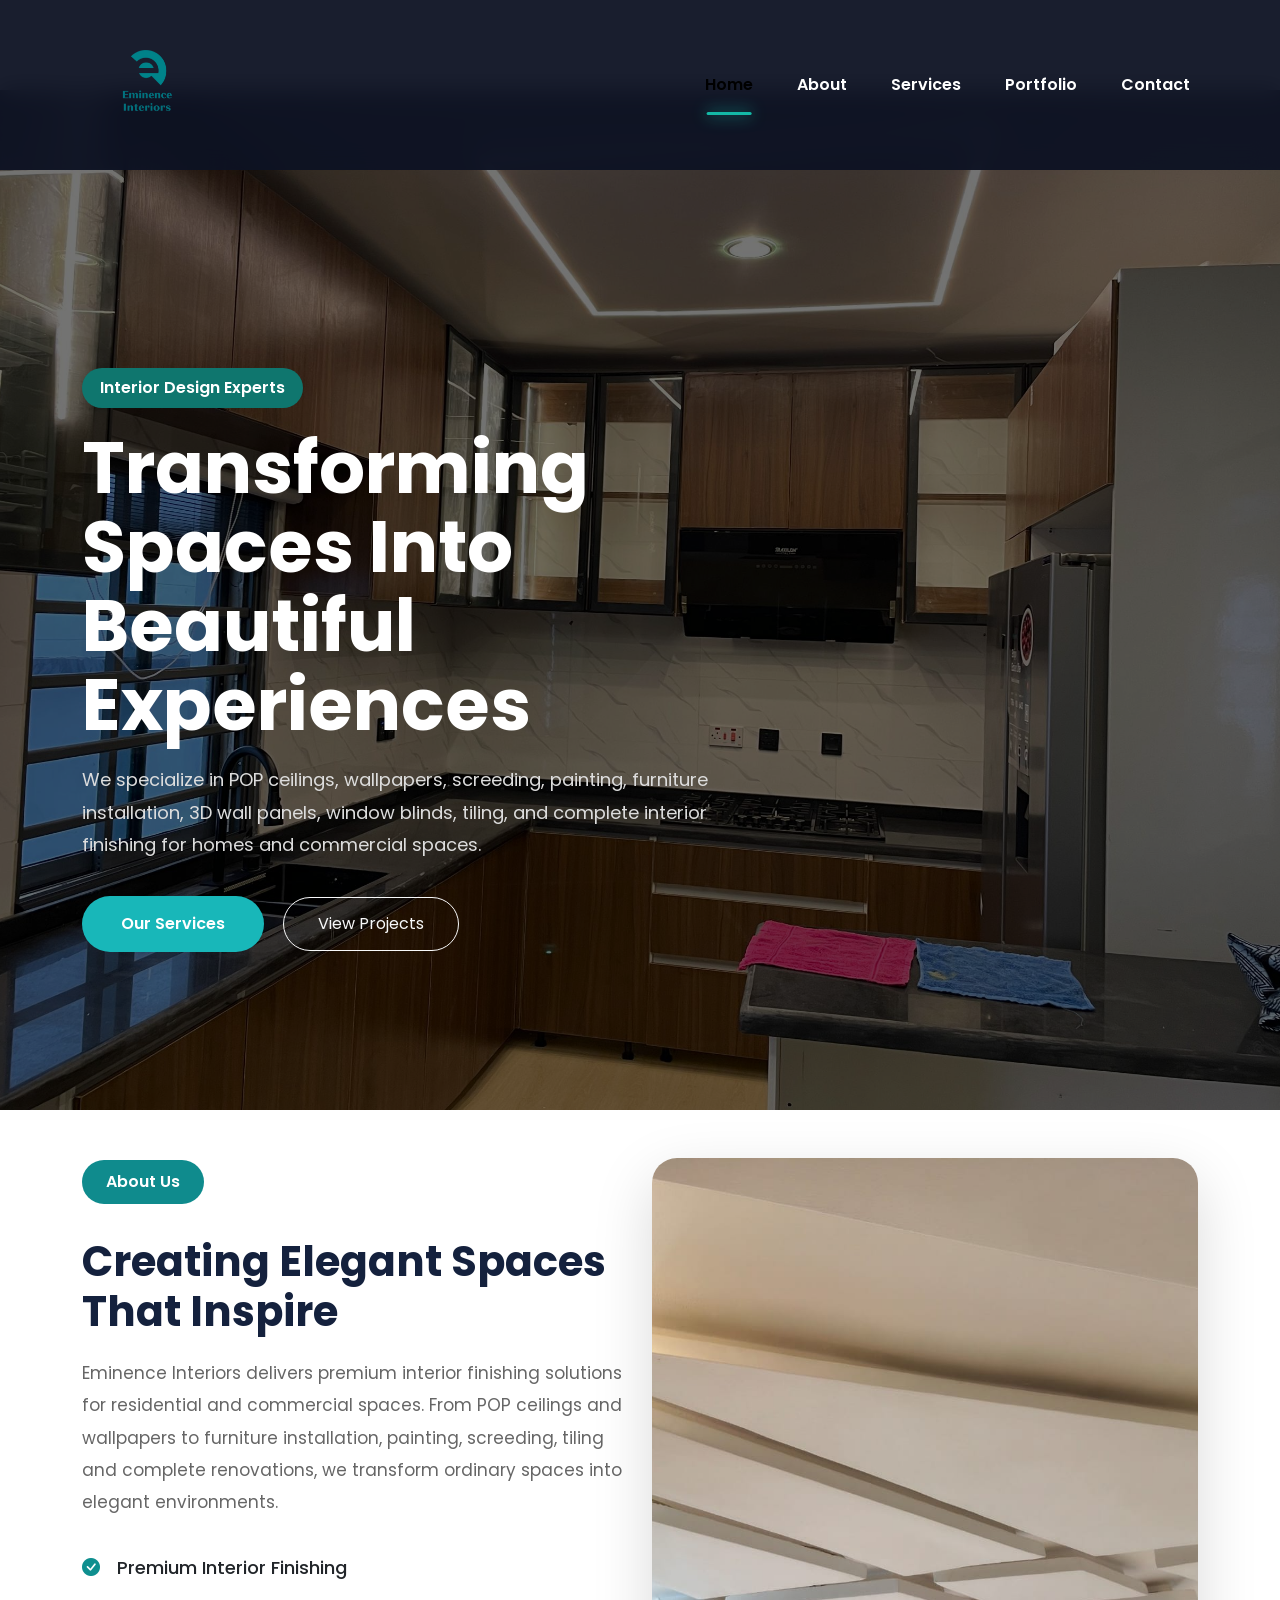
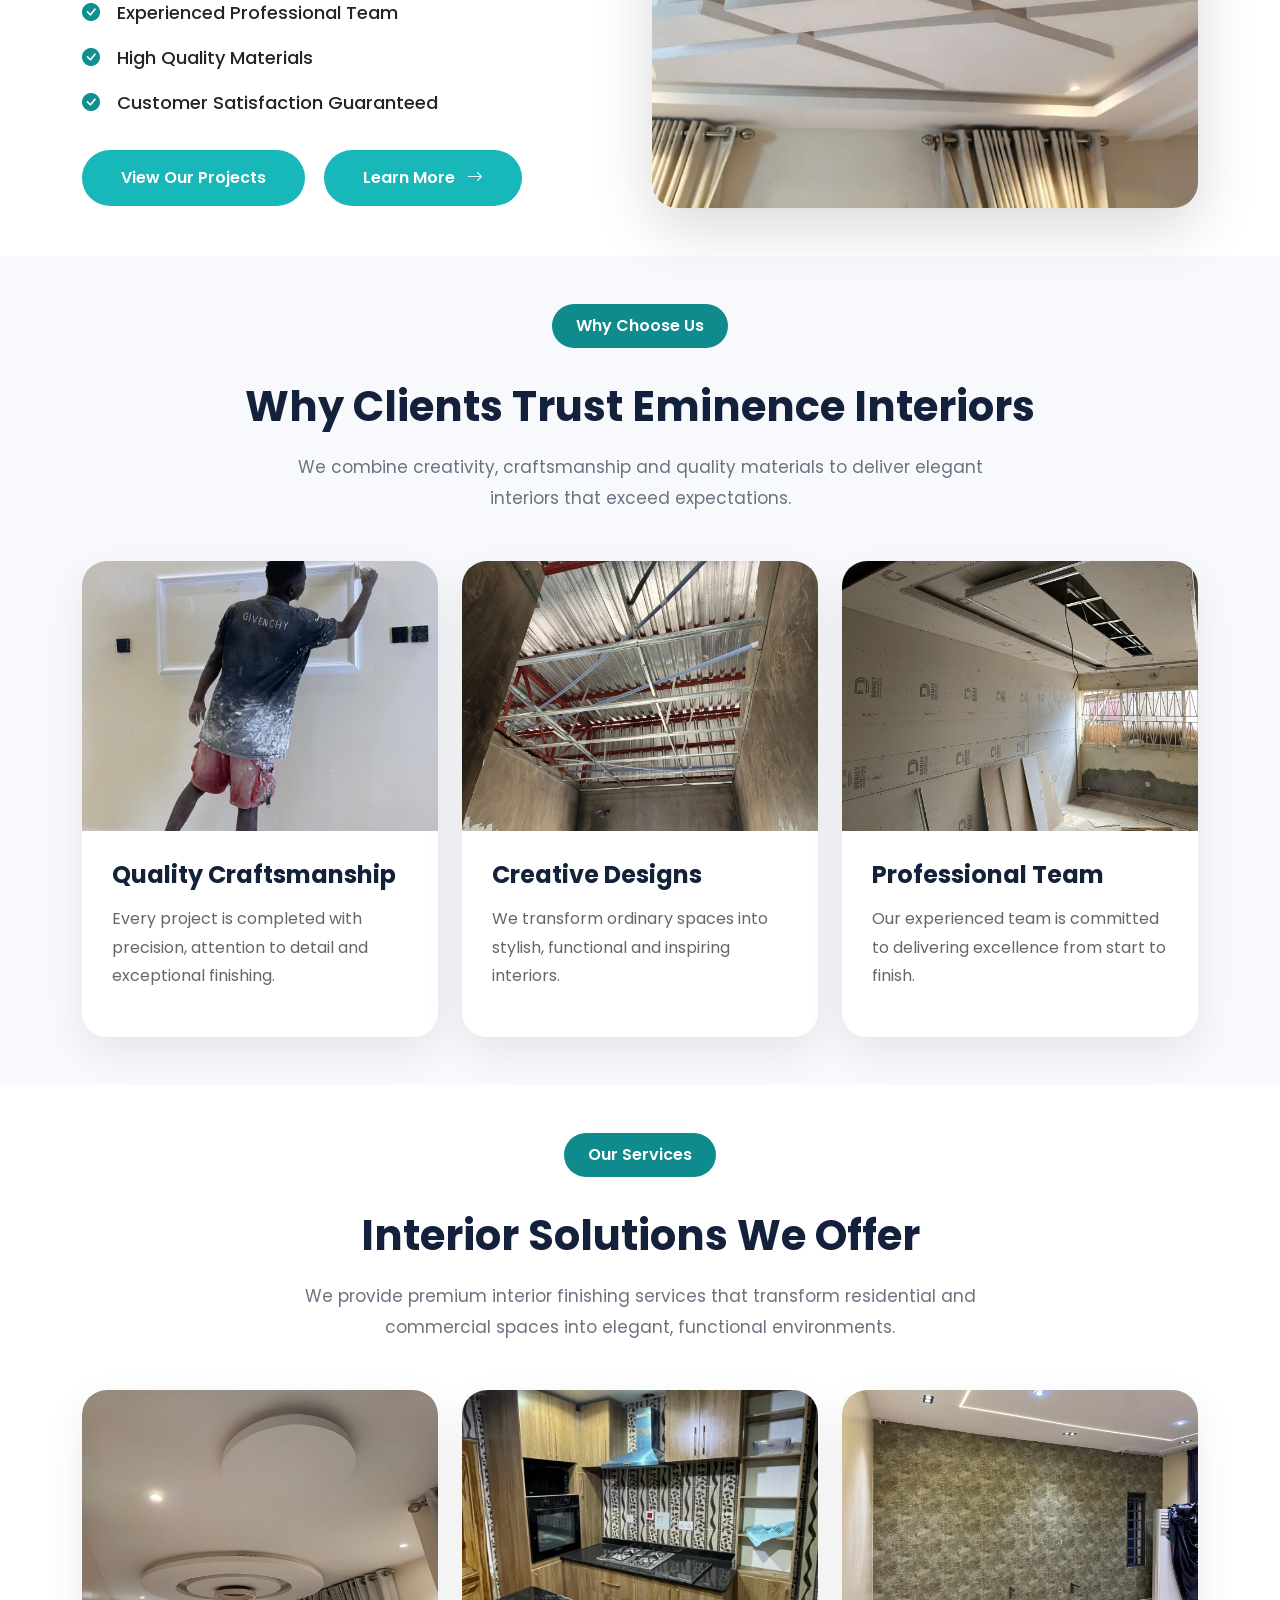
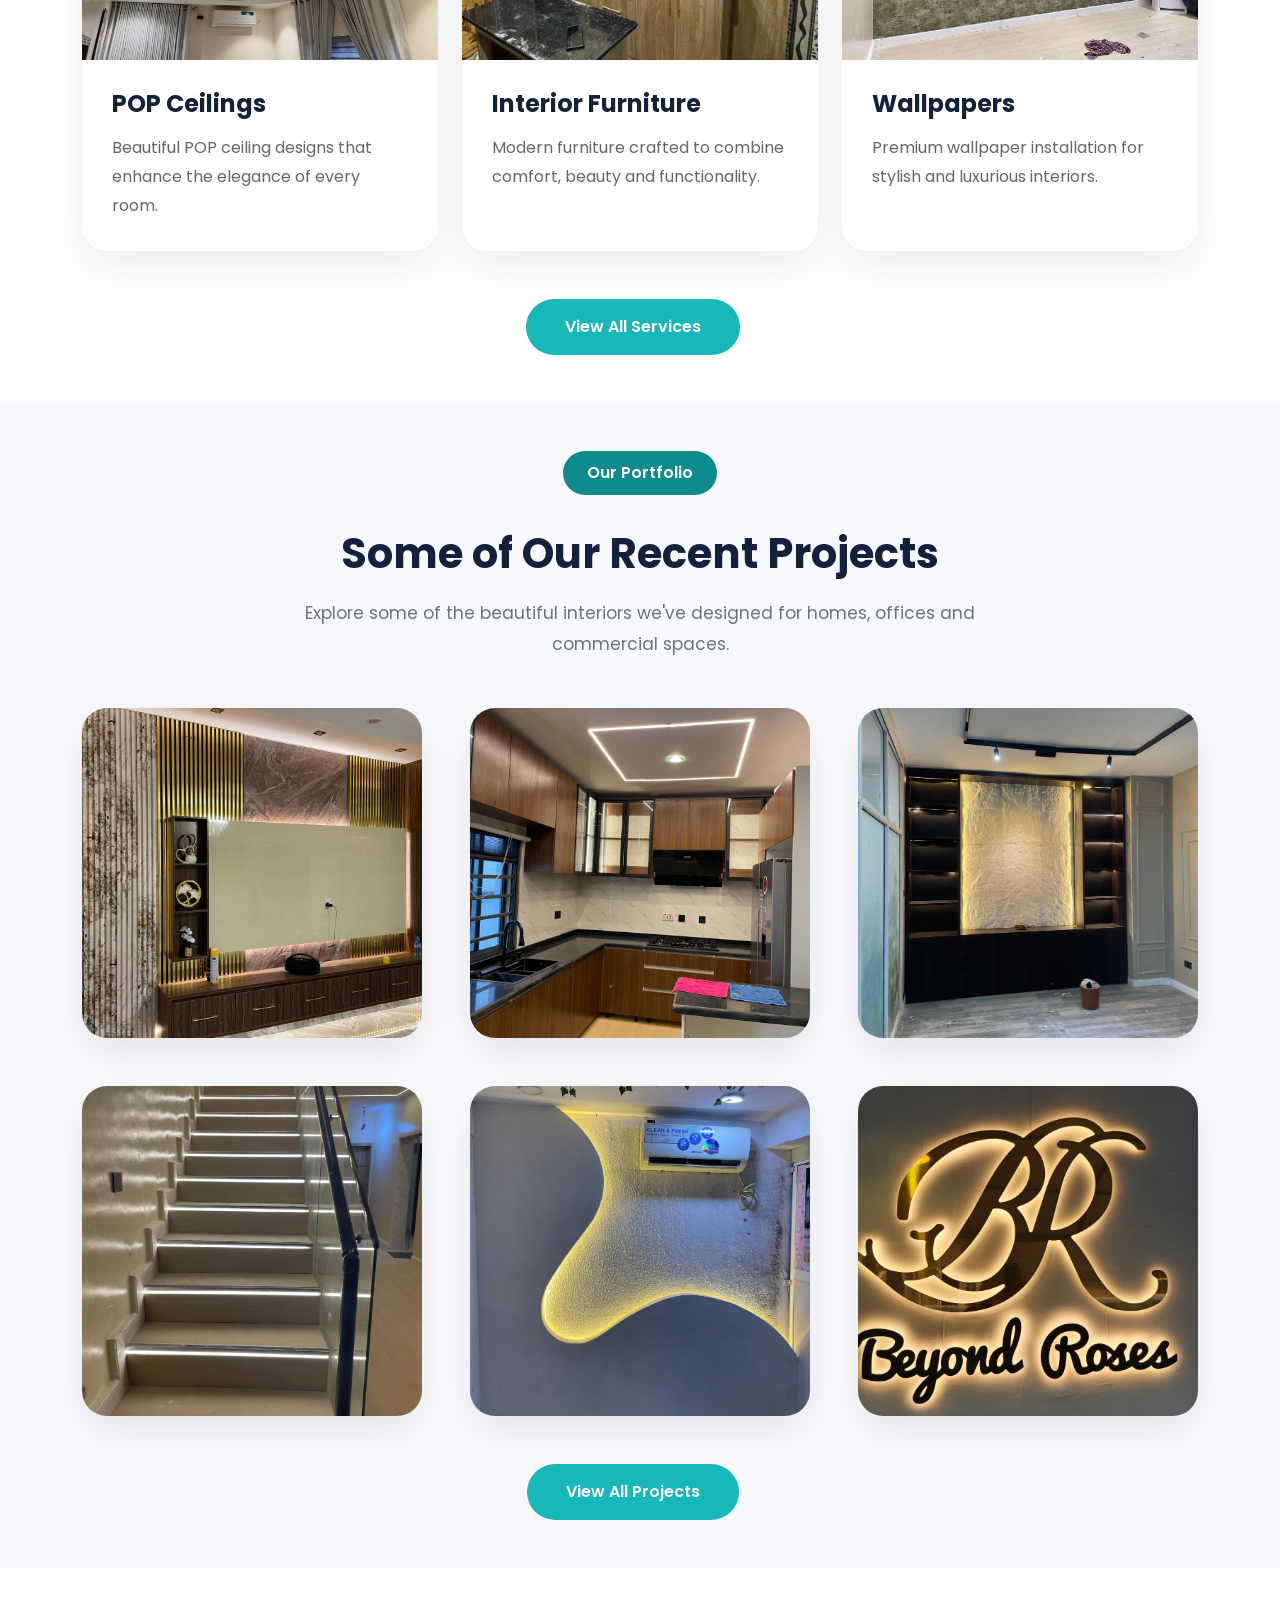
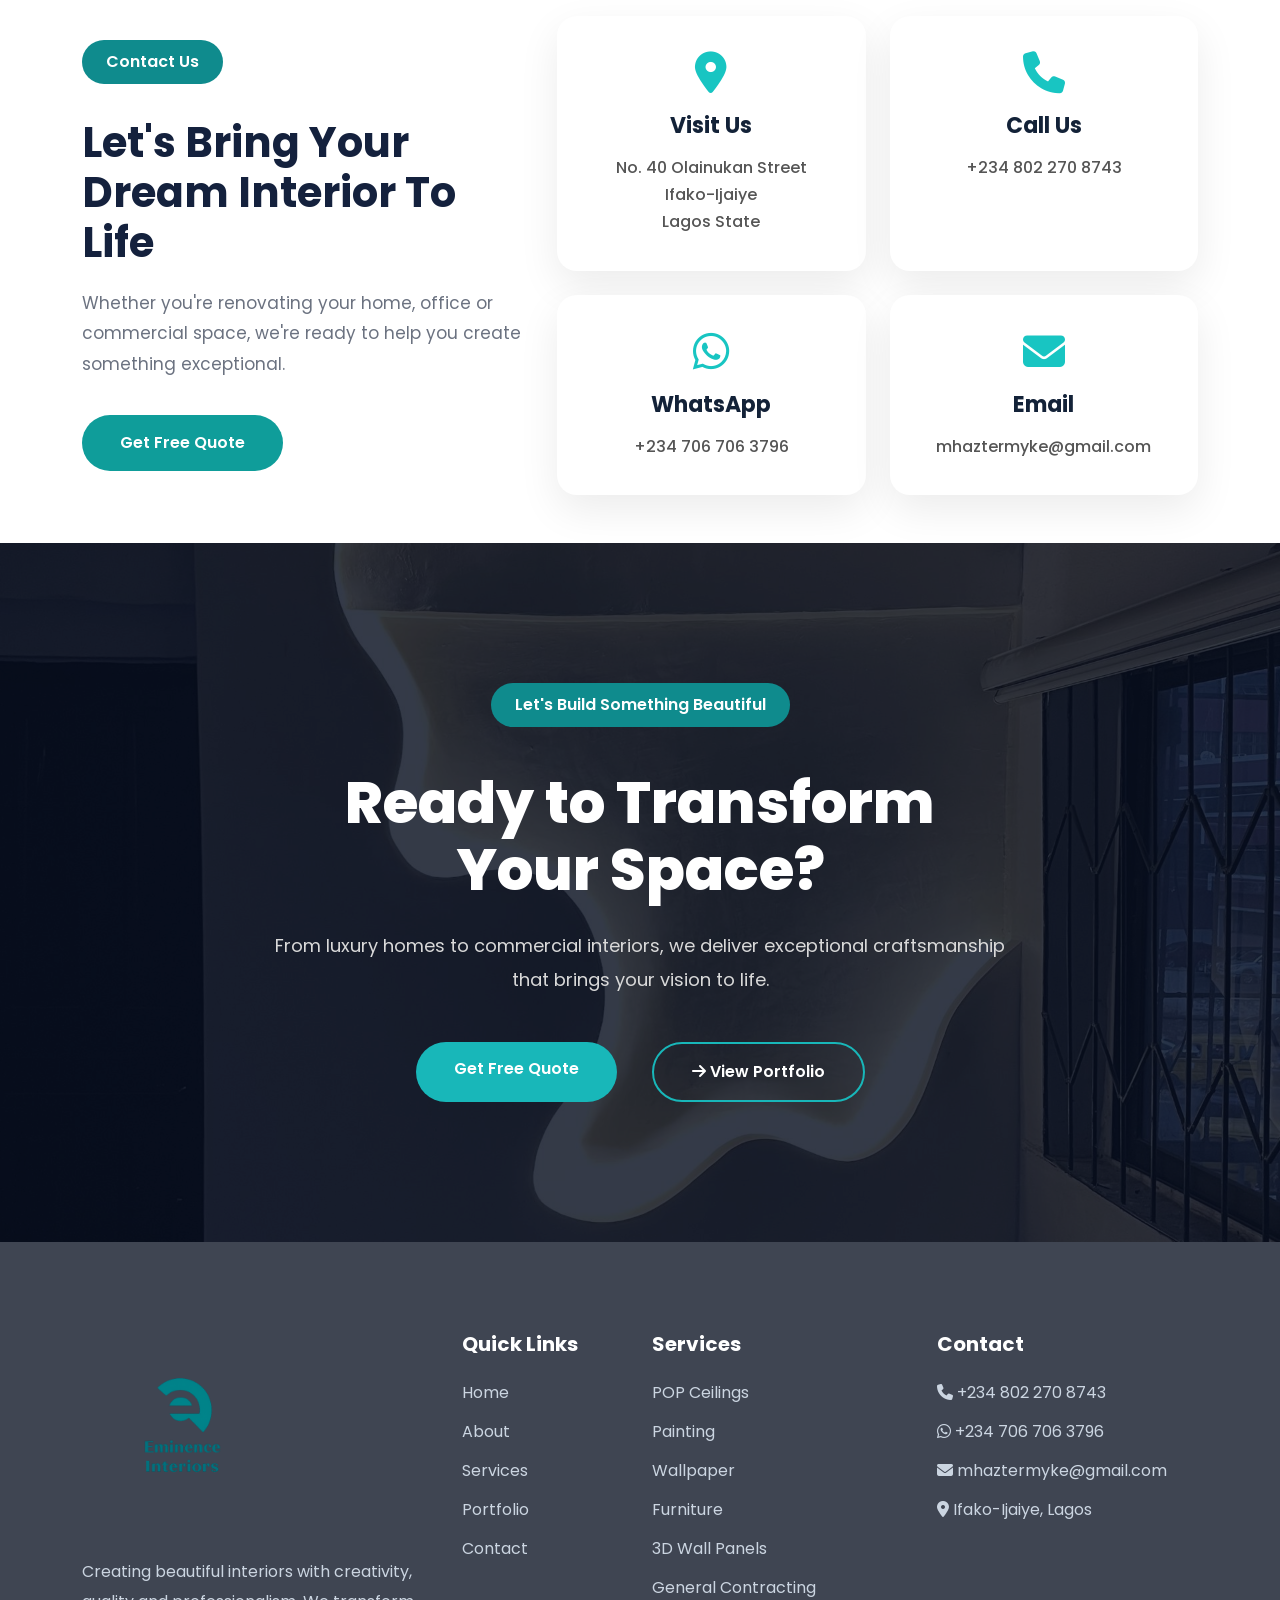
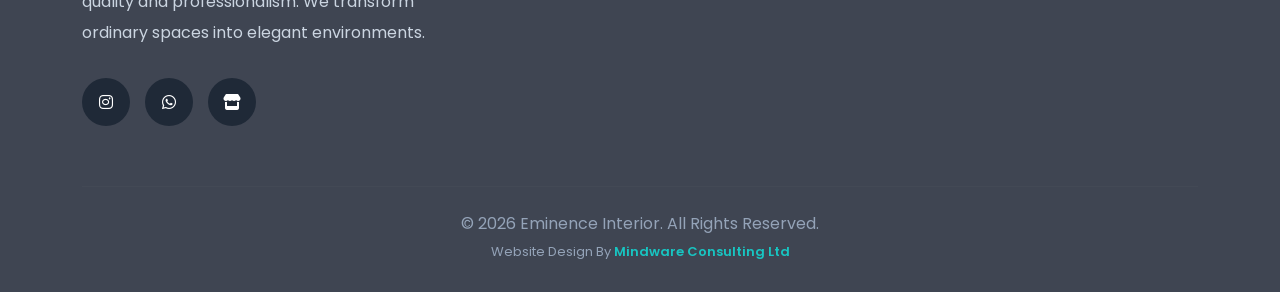
<file: index.html>
<!DOCTYPE html>
<html lang="en">

<head>

    <meta charset="UTF-8">
    <meta name="viewport" content="width=device-width, initial-scale=1.0">

    <title>Eminence Interior</title>

    <!-- Bootstrap -->

    <link href="https://cdn.jsdelivr.net/npm/bootstrap@5.3.8/dist/css/bootstrap.min.css" rel="stylesheet">

    <!-- Font Awesome -->

    <link rel="stylesheet"
        href="https://cdnjs.cloudflare.com/ajax/libs/font-awesome/6.7.2/css/all.min.css">

    <!-- Bootstrap Icons -->
    <link rel="stylesheet"
        href="https://cdn.jsdelivr.net/npm/bootstrap-icons@1.11.3/font/bootstrap-icons.min.css">
    
    <!-- CSS -->

    <link rel="stylesheet" href="css/style.css">

</head>

<body>
    <!--================== Navbar ==================-->

<nav class="navbar navbar-expand-lg fixed-top">

    <div class="container">

        <a class="navbar-brand" href="/">

            <img src="images/logo/logo.png" alt="Logo">

        </a>

        <button class="navbar-toggler bg-light"
            type="button"
            data-bs-toggle="collapse"
            data-bs-target="#navbarNav">

            <span class="navbar-toggler-icon"></span>

        </button>

        <div class="collapse navbar-collapse" id="navbarNav">

            <ul class="navbar-nav ms-auto">

                <li class="nav-item">
                    <a class="nav-link active" href="/">Home</a>
                </li>

                <li class="nav-item">
                    <a class="nav-link" href="/about">About</a>
                </li>

                <li class="nav-item">
                    <a class="nav-link" href="/services">Services</a>
                </li>

                <li class="nav-item">
                    <a class="nav-link" href="/portfolio">Portfolio</a>
                </li>

                <li class="nav-item">
                    <a class="nav-link" href="/contact">Contact</a>
                </li>

            </ul>

        </div>

    </div>

</nav>

<!-- ================= Hero Section ================= -->

<section class="hero">

    <div class="hero-overlay">

        <div class="container">

            <div class="row align-items-center min-vh-100">

                <div class="col-lg-7">

                    <span class="hero-tag">
                        Interior Design Experts
                    </span>

                    <h1>
                        Transforming Spaces Into Beautiful Experiences
                    </h1>

                    <p>
                        We specialize in POP ceilings, wallpapers, screeding,
                        painting, furniture installation, 3D wall panels,
                        window blinds, tiling, and complete interior finishing
                        for homes and commercial spaces.
                    </p>

                    <div class="hero-btns">

                        <a href="/services" class="btn btn-main">
                            Our Services
                        </a>

                        <a href="/portfolio" class="btn btn-outline-light">
                            View Projects
                        </a>

                    </div>

                </div>

            </div>

        </div>

    </div>

</section>

<section class="about py-5" id="about">
    <div class="container">

        <div class="row align-items-center gy-5">

            <!-- TEXT -->

            <div class="col-lg-6">

                <span class="section-tag">

                    About Us

                </span>

                <h2 class="section-title">

                    Creating Elegant Spaces
                    That Inspire

                </h2>

                <p class="about-text">

                    Eminence Interiors delivers premium interior
                    finishing solutions for residential and
                    commercial spaces. From POP ceilings and
                    wallpapers to furniture installation,
                    painting, screeding, tiling and complete
                    renovations, we transform ordinary spaces
                    into elegant environments.

                </p>

                <div class="about-features">

                    <p><i class="bi bi-check-circle-fill"></i> Premium Interior Finishing</p>

                    <p><i class="bi bi-check-circle-fill"></i> Experienced Professional Team</p>

                    <p><i class="bi bi-check-circle-fill"></i> High Quality Materials</p>

                    <p><i class="bi bi-check-circle-fill"></i> Customer Satisfaction Guaranteed</p>

                </div>

                <a href="/portfolio"
                    class="btn btn-main mt-3">

                    View Our Projects

                </a>

                <a href="/about" 
                    class="btn btn-main mt-3">
                    Learn More
                    <i class="bi bi-arrow-right ms-2"></i>
                </a>

            </div>

            <!-- IMAGE -->

            <div class="col-lg-6">

                <img src="images/about/about3.png"
                    class="img-fluid about-img"
                    alt="About Eminence Interiors">

            </div>

        </div>

    </div>
</section>

<section class="why-us py-5">

    <div class="container">

        <div class="text-center mb-5">

            <span class="section-tag">
                Why Choose Us
            </span>

            <h2 class="section-title mt-3">
                Why Clients Trust Eminence Interiors
            </h2>

            <p class="section-description">
                We combine creativity, craftsmanship and quality
                materials to deliver elegant interiors that exceed
                expectations.
            </p>

        </div>

        <div class="row g-4">

            <!-- Card 1 -->

            <div class="col-lg-4 col-md-6">

                <div class="why-card">

                    <div class="why-image">

                        <img src="images/about/about.png"
                             alt="Quality Craftsmanship">

                    </div>

                    <div class="why-content">

                        <h4>Quality Craftsmanship</h4>

                        <p>
                            Every project is completed with precision,
                            attention to detail and exceptional finishing.
                        </p>

                    </div>

                </div>

            </div>

            <!-- Card 2 -->

            <div class="col-lg-4 col-md-6">

                <div class="why-card">

                    <div class="why-image">

                        <img src="images/about/about1.png"
                             alt="Creative Designs">

                    </div>

                    <div class="why-content">

                        <h4>Creative Designs</h4>

                        <p>
                            We transform ordinary spaces into stylish,
                            functional and inspiring interiors.
                        </p>

                    </div>

                </div>

            </div>

            <!-- Card 3 -->

            <div class="col-lg-4 col-md-6">

                <div class="why-card">

                    <div class="why-image">

                        <img src="images/about/about2.png"
                             alt="Professional Team">

                    </div>

                    <div class="why-content">

                        <h4>Professional Team</h4>

                        <p>
                            Our experienced team is committed to
                            delivering excellence from start to finish.
                        </p>

                    </div>

                </div>

            </div>

        </div>

    </div>

</section>

<!-- ================= SERVICES ================= -->

<section class="services py-5" id="services">

    <div class="container">

        <div class="text-center mb-5">

            <span class="section-tag">

                Our Services

            </span>

            <h2 class="section-title mt-3">

                Interior Solutions We Offer

            </h2>

            <p class="section-description">

                We provide premium interior finishing services that
                transform residential and commercial spaces into
                elegant, functional environments.

            </p>

        </div>

        <div class="row g-4">

            <!-- Service 1 -->

            <div class="col-lg-4 col-md-6">

                <div class="service-card">

                    <img src="images/services/services2.png"
                         alt="POP Ceiling">

                    <div class="service-content">

                        <h4>POP Ceilings</h4>

                        <p>

                            Beautiful POP ceiling designs that
                            enhance the elegance of every room.

                        </p>

                    </div>

                </div>

            </div>

            <!-- Service 2 -->

            <div class="col-lg-4 col-md-6">

                <div class="service-card">

                    <img src="images/services/services3.png"
                         alt="Furniture">

                    <div class="service-content">

                        <h4>Interior Furniture</h4>

                        <p>

                            Modern furniture crafted to combine
                            comfort, beauty and functionality.

                        </p>

                    </div>

                </div>

            </div>

            <!-- Service 3 -->

            <div class="col-lg-4 col-md-6">

                <div class="service-card">

                    <img src="images/services/services.png"
                         alt="Wallpaper">

                    <div class="service-content">

                        <h4>Wallpapers</h4>

                        <p>

                            Premium wallpaper installation for
                            stylish and luxurious interiors.

                        </p>

                    </div>

                </div>

            </div>

        </div>

        <!-- Button -->

        <div class="text-center mt-5">

            <a href="/services" class="btn btn-main">

                View All Services

            </a>

        </div>

    </div>

</section>

<!-- ================= PORTFOLIO PREVIEW ================= -->

<section class="portfolio-preview py-5">

    <div class="container">

        <div class="text-center mb-5">

            <span class="section-tag">

                Our Portfolio

            </span>

            <h2 class="section-title mt-3">

                Some of Our Recent Projects

            </h2>

            <p class="section-description">

                Explore some of the beautiful interiors we've
                designed for homes, offices and commercial spaces.

            </p>

        </div>

        <div class="row g-5">

            <div class="col-lg-4 col-md-6">

    <div class="portfolio-item">

        <img src="images/portfolio/portfolio1.png"
             alt="Luxury Living Room">

        <div class="portfolio-overlay">

            <h4>

                Luxury Living Room

            </h4>

            <a href="/portfolio">

                View Project
                <i class="bi bi-arrow-right"></i>

            </a>

        </div>

    </div>

</div>
            <div class="col-lg-4 col-md-6">
                <div class="portfolio-item">
                    <img src="images/portfolio/portfolio.png" alt="">
                </div>
            </div>

            <div class="col-lg-4 col-md-6">
                <div class="portfolio-item">
                    <img src="images/portfolio/portfolio2.png" alt="">
                </div>
            </div>

            <div class="col-lg-4 col-md-6">
                <div class="portfolio-item">
                    <img src="images/portfolio/portfolio4.png" alt="">
                </div>
            </div>

            <div class="col-lg-4 col-md-6">
                <div class="portfolio-item">
                    <img src="images/portfolio/portfolio5.png" alt="">
                </div>
            </div>

            <div class="col-lg-4 col-md-6">
                <div class="portfolio-item">
                    <img src="images/portfolio/portfolio6.png" alt="">
                </div>
            </div>

        </div>

        <div class="text-center mt-5">

            <a href="/portfolio" class="btn btn-main">

                View All Projects

            </a>

        </div>

    </div>

</section>

<!-- ================= CONTACT PREVIEW ================= -->

<section class="contact-preview py-5">

    <div class="container">

        <div class="row align-items-center gy-5">

            <!-- Left -->

            <div class="col-lg-5">

                <span class="section-tag">

                    Contact Us

                </span>

                <h2 class="section-title mt-3">

                    Let's Bring Your Dream Interior To Life

                </h2>

                <p class="section-description">

                    Whether you're renovating your home,
                    office or commercial space,
                    we're ready to help you create
                    something exceptional.

                </p>

                <a href="/contact" class="btn-main">

                    Get Free Quote

                </a>

            </div>

            <!-- Right -->

            <div class="col-lg-7">

                <div class="row g-4">

                    <!-- Address -->

                    <div class="col-md-6">

                        <div class="contact-card">

                            <i class="fas fa-map-marker-alt"></i>

                            <h5>Visit Us</h5>

                           <p>

                                <a href="https://maps.google.com/?q=40+Olainukan+Street,+Ifako-Ijaiye,+Lagos" target="_blank">

                                No. 40 Olainukan Street<br>

                                Ifako-Ijaiye<br>

                                Lagos State

                                </a>

                            </p>

                        </div>

                    </div>

                    <!-- Phone -->

                    <div class="col-md-6">

                        <div class="contact-card">

                            <i class="fas fa-phone"></i>

                            <h5>Call Us</h5>

                            <p>

                                <a href="tel:+2348022708743">

                                +234 802 270 8743

                                </a>

                            </p>

                        </div>

                    </div>

                    <!-- WhatsApp -->

                    <div class="col-md-6">

                        <div class="contact-card">

                            <i class="fab fa-whatsapp"></i>

                            <h5>WhatsApp</h5>

                            <p>

                                <a href="https://wa.me/2347067063796" target="_blank">

                                +234 706 706 3796

                                </a>

                            </p>

                        </div>

                    </div>

                    <!-- Email -->

                    <div class="col-md-6">

                        <div class="contact-card">

                            <i class="fas fa-envelope"></i>

                            <h5>Email</h5>

                            <p>

                                <a href="mailto:mhaztermyke@gmail.com">

                                    mhaztermyke@gmail.com

                                </a>

                            </p>

                        </div>

                    </div>

                </div>

            </div>

        </div>

    </div>

</section>

<!-- ================= CTA ================= -->

<section class="cta-section">

    <div class="cta-overlay"></div>

    <div class="container">

        <div class="cta-content">

            <span class="section-tag">
                Let's Build Something Beautiful
            </span>

            <h2>
                Ready to Transform
                <br>
                Your Space?
            </h2>

            <p>
                From luxury homes to commercial interiors,
                we deliver exceptional craftsmanship that
                brings your vision to life.
            </p>

            <div class="cta-buttons">

                <a href="/contact" class="btn-main">
                    Get Free Quote
                </a>

                <a href="/portfolio" class="btn-outline">

                    <i class="fa-solid fa-arrow-right"></i>

                    View Portfolio

                </a>

            </div>

        </div>

    </div>

</section>

<!-- ================= FOOTER ================= -->

<footer class="footer">

    <div class="container">

        <div class="row gy-5">

            <!-- Company -->

            <div class="col-lg-4">

                <img src="images/logo/logo.png" class="footer-logo" alt="Logo">

                <p class="footer-text">

                    Creating beautiful interiors with
                    creativity, quality and professionalism.
                    We transform ordinary spaces into
                    elegant environments.

                </p>

                <div class="social-links">

                    <a href="https://www.instagram.com/eminence_interior" target="_blank">

                        <i class="fab fa-instagram"></i>

                    </a>

                    <a href="https://wa.me/2347067063796" target="_blank">

                        <i class="fab fa-whatsapp"></i>

                    </a>

                    <a href="https://jiji.ng/shop/emineceinterior" target="_blank">

                        <i class="fas fa-store"></i>

                    </a>

                </div>

            </div>

            <!-- Links -->

            <div class="col-lg-2">

                <h5>Quick Links</h5>

                <ul>

                    <li><a href="/">Home</a></li>

                    <li><a href="/about">About</a></li>

                    <li><a href="/services">Services</a></li>

                    <li><a href="/portfolio">Portfolio</a></li>

                    <li><a href="/contact">Contact</a></li>

                </ul>

            </div>

            <!-- Services -->

            <div class="col-lg-3">

                <h5>Services</h5>

                <ul>

                    <li>POP Ceilings</li>

                    <li>Painting</li>

                    <li>Wallpaper</li>

                    <li>Furniture</li>

                    <li>3D Wall Panels</li>

                    <li>General Contracting</li>

                </ul>

            </div>

            <!-- Contact -->

            <div class="col-lg-3">

                <h5>Contact</h5>

                <ul>

                    <li>

                        <a href="tel:+2348022708743">
                            <i class="fas fa-phone"></i>
                            +234 802 270 8743
                        </a>

                    </li>

                    <li>

                        <a href="https://wa.me/2347067063796" target="_blank">
                            <i class="fab fa-whatsapp"></i>
                            +234 706 706 3796
                        </a>

                    </li>

                    <li>

                        <a href="mailto:mhaztermyke@gmail.com">
                            <i class="fas fa-envelope"></i>
                            mhaztermyke@gmail.com
                        </a>

                    </li>

                    <li>

                        <a href="https://maps.google.com/?q=40+Olainukan+Street,+Ifako-Ijaiye,+Lagos" target="_blank">
                            <i class="fas fa-map-marker-alt"></i>
                            Ifako-Ijaiye, Lagos
                        </a>

                    </li>

                </ul>

            </div>

        </div>

        <hr>

        <div class="footer-bottom">

            <p style="margin-bottom:6px;">© 2026 Eminence Interior. All Rights Reserved.</p>
            <p style="font-size:13px;color:#94a3b8;margin:0;">
                Website Design By
                <a href="https://mindwareconsult.com.ng/" target="_blank" rel="noopener noreferrer"
                   style="color:#18c5c2;font-weight:600;text-decoration:none;transition:.3s;"
                   onmouseover="this.style.color='#fff'" onmouseout="this.style.color='#18c5c2'">
                    Mindware Consulting Ltd
                </a>
            </p>

        </div>

    </div>

</footer>


<script>

window.addEventListener("scroll",function(){

document.querySelector(".navbar").classList.toggle("scrolled",window.scrollY>50);

});

</script>

<script src="https://cdn.jsdelivr.net/npm/bootstrap@5.3.8/dist/js/bootstrap.bundle.min.js"></script>

</body>

</html>
</file>
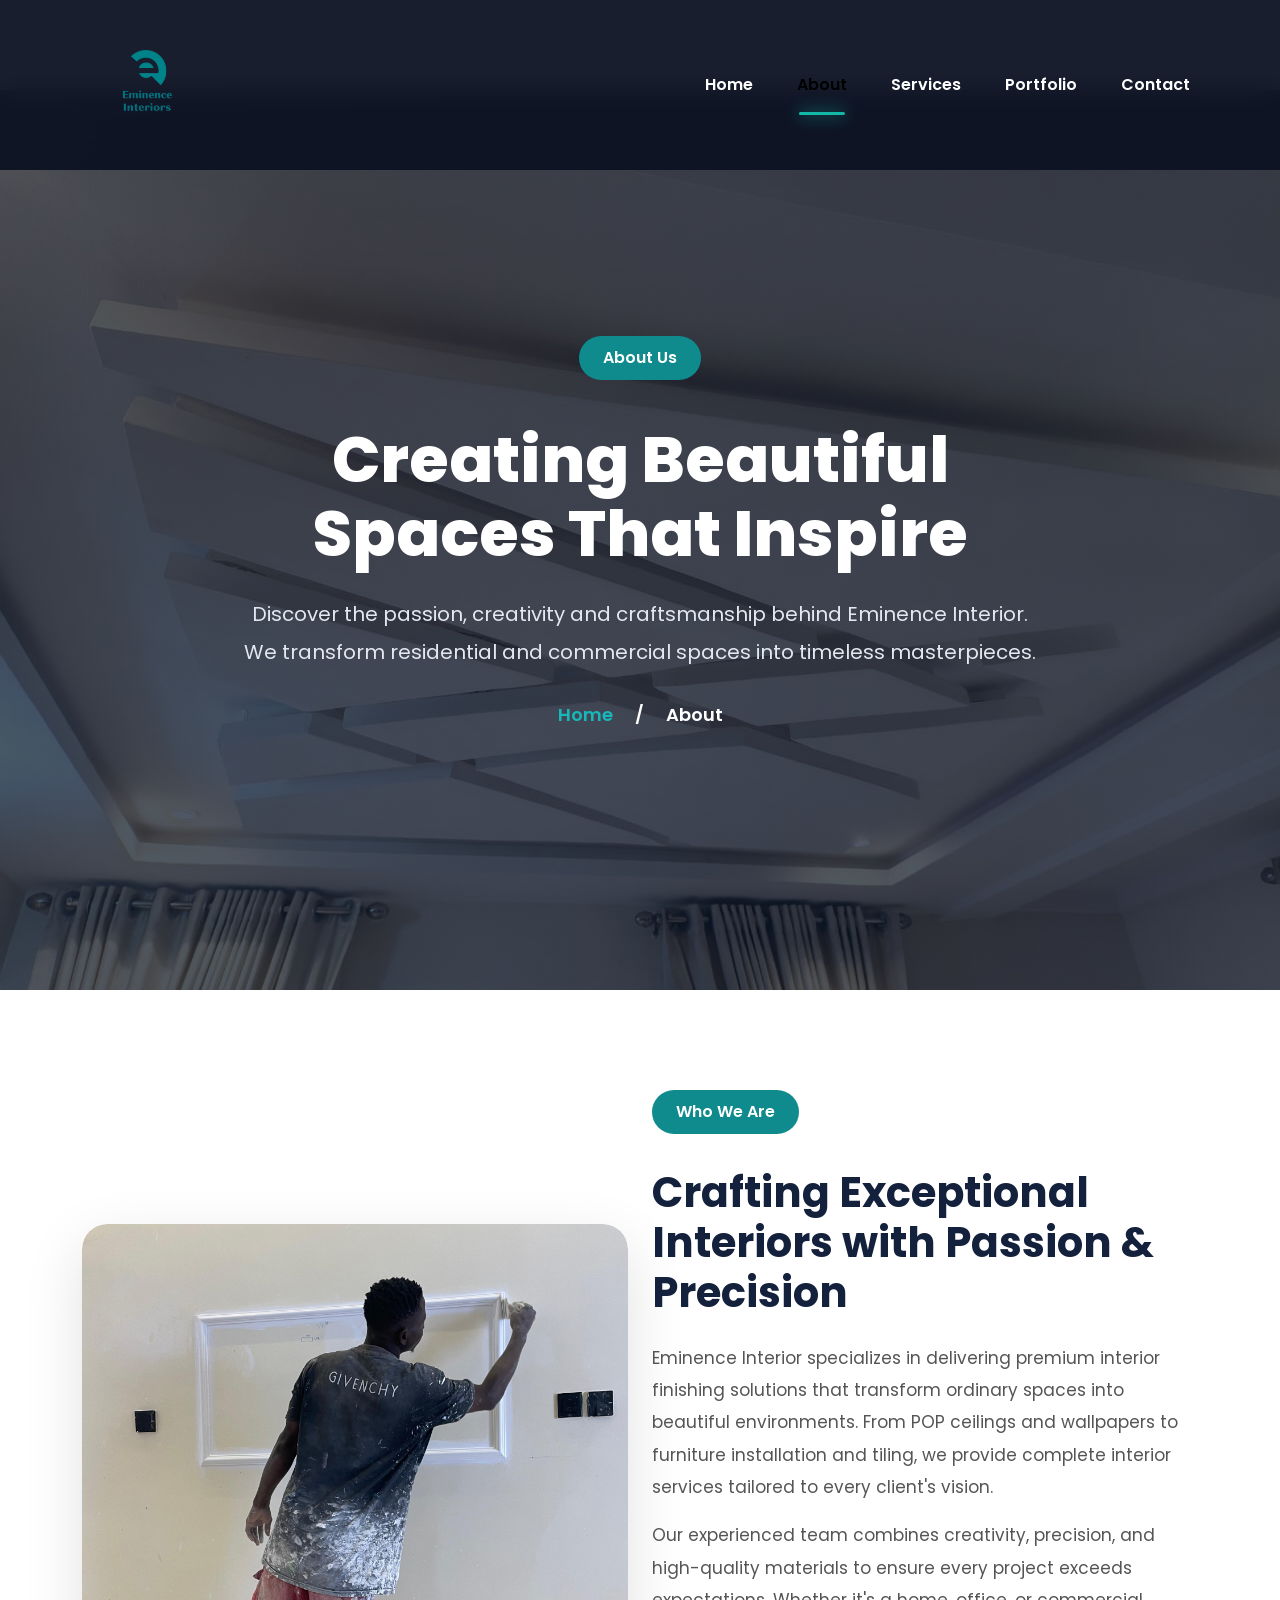
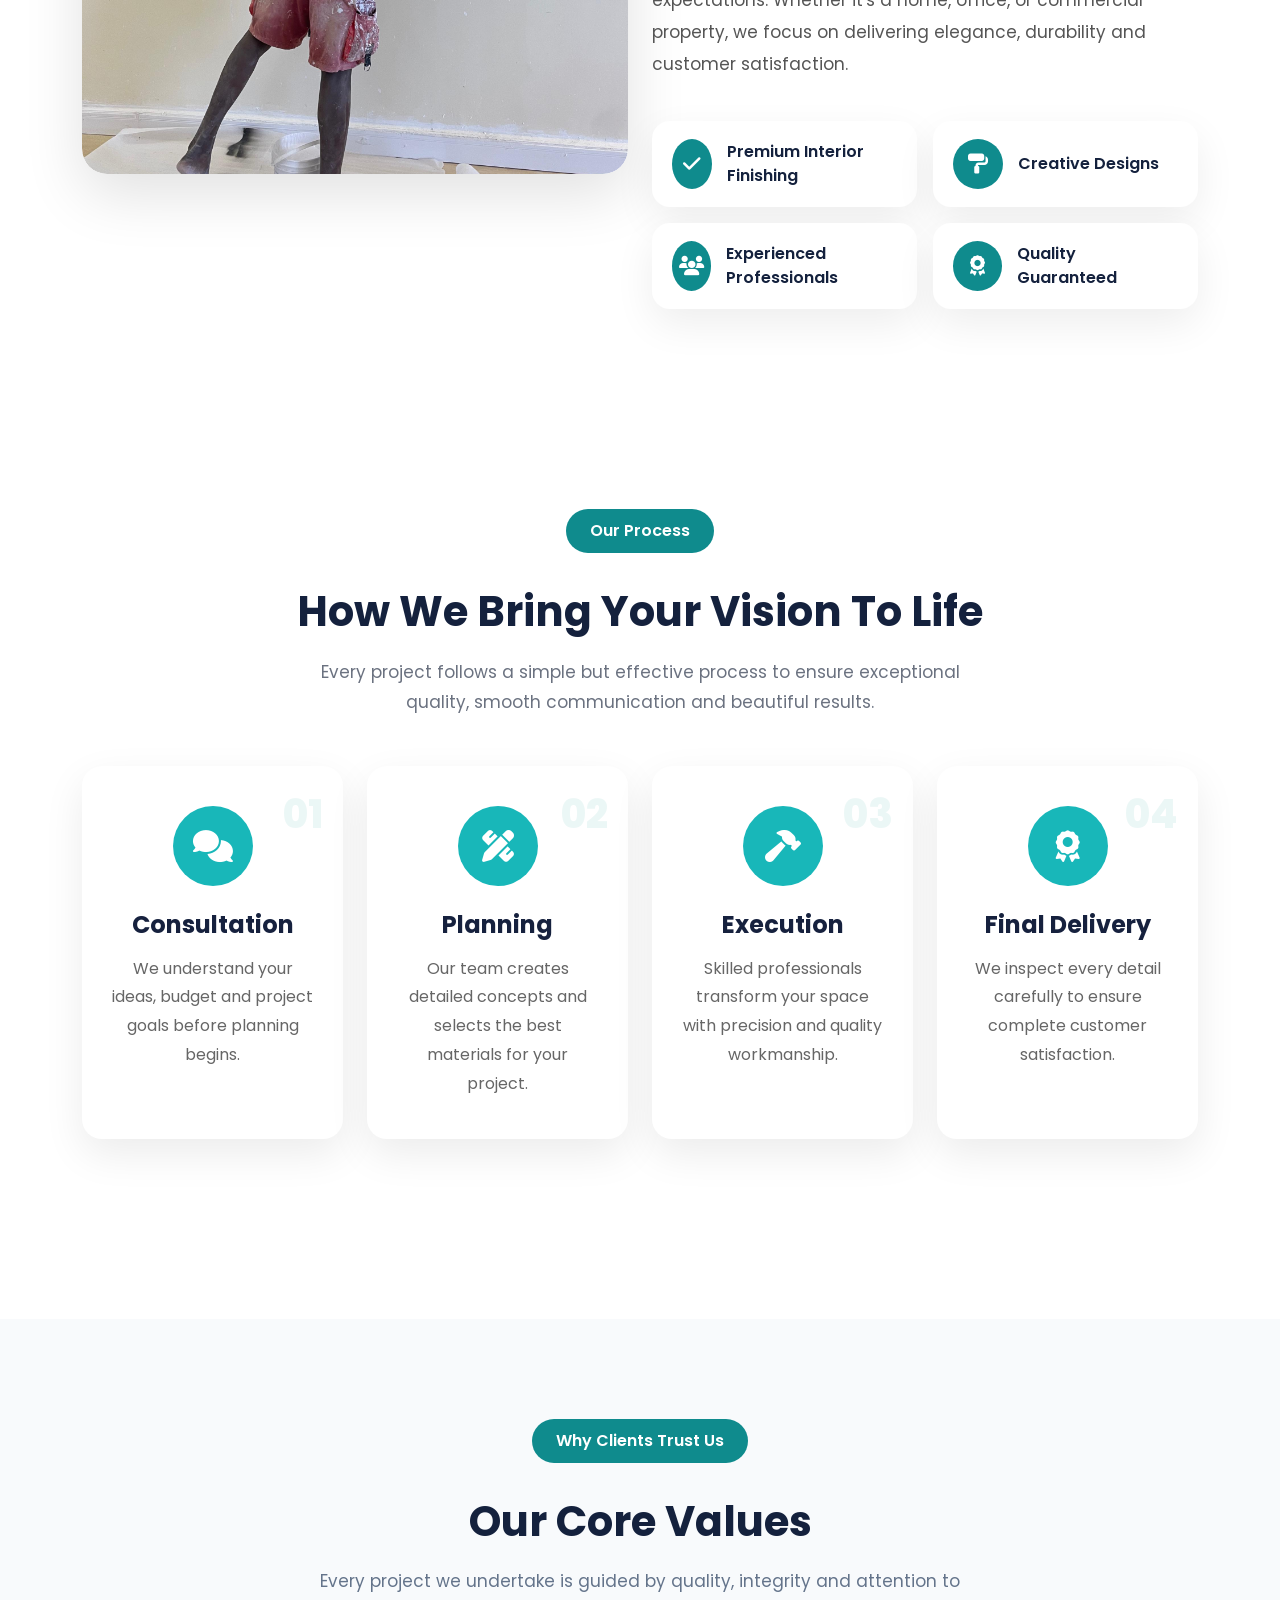
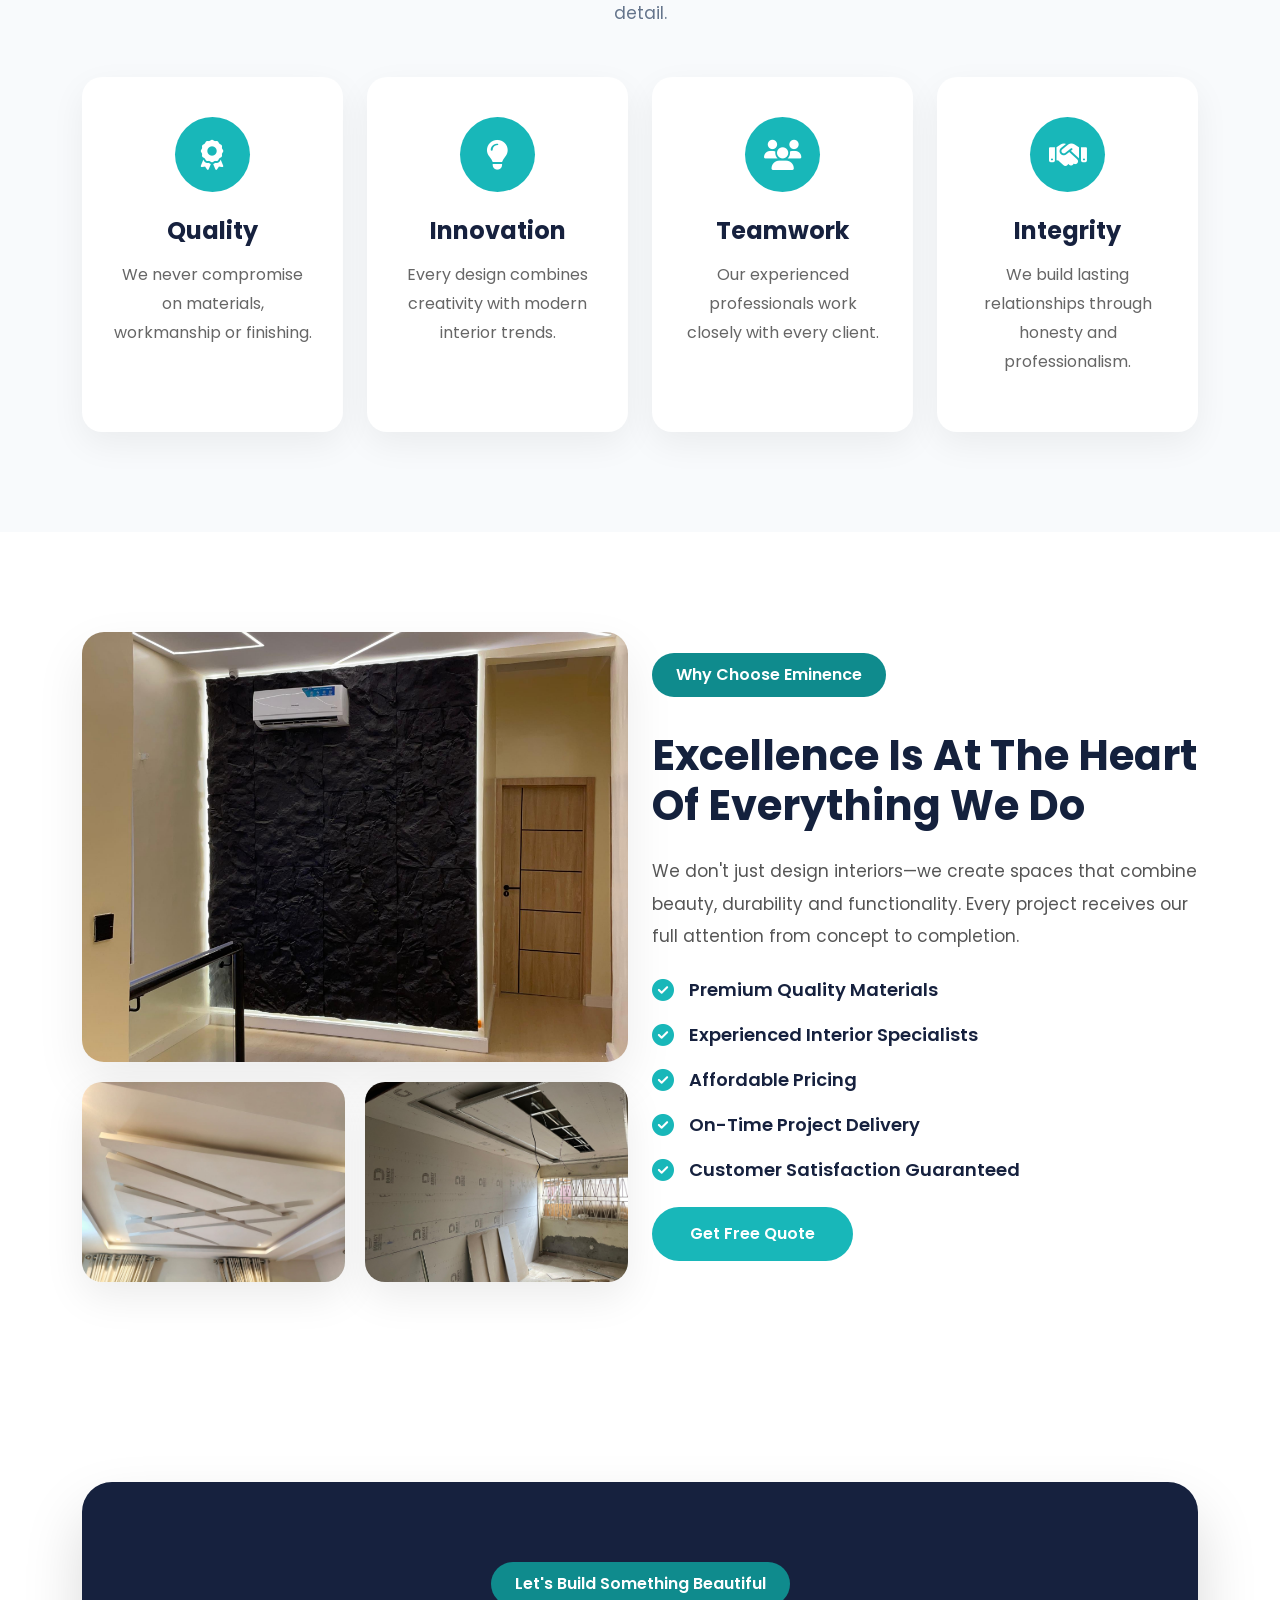
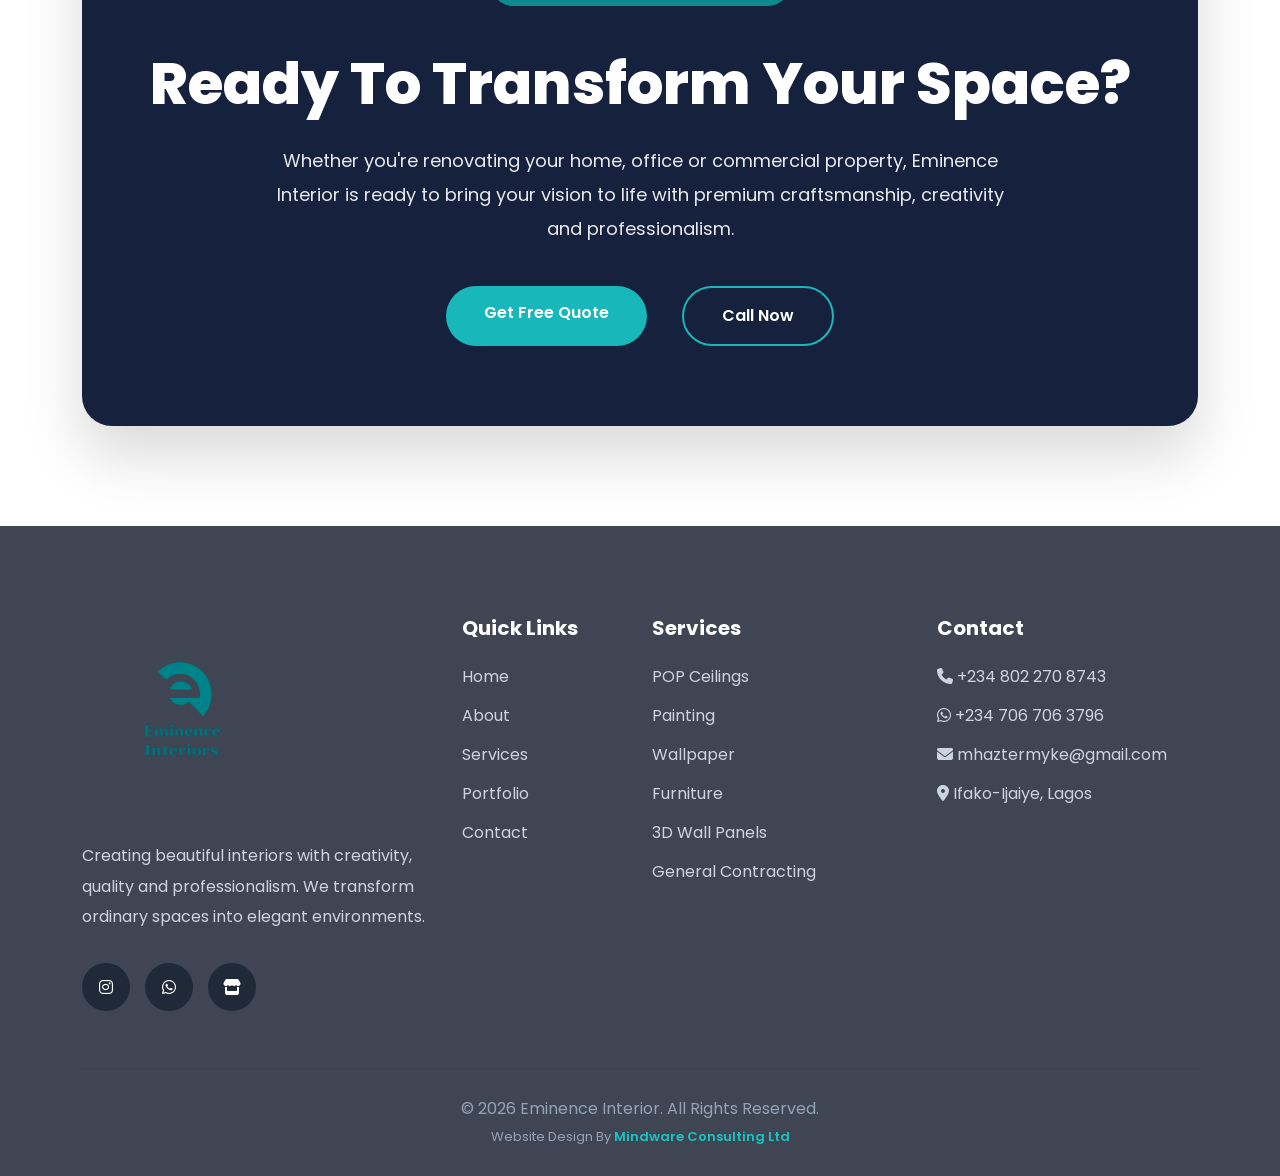
<file: about.html>
<!DOCTYPE html>
<html lang="en">

<head>

    <meta charset="UTF-8">

    <meta name="viewport" content="width=device-width, initial-scale=1.0">

    <title>About Us | Eminence Interior</title>

    <!-- Bootstrap -->

    <link href="https://cdn.jsdelivr.net/npm/bootstrap@5.3.8/dist/css/bootstrap.min.css" rel="stylesheet">

    <!-- Font Awesome -->

    <link rel="stylesheet"
        href="https://cdnjs.cloudflare.com/ajax/libs/font-awesome/6.7.2/css/all.min.css">

    <!-- Google Fonts -->

    <link rel="preconnect" href="https://fonts.googleapis.com">

    <link rel="preconnect" href="https://fonts.gstatic.com" crossorigin>

    <link href="https://fonts.googleapis.com/css2?family=Poppins:wght@300;400;500;600;700;800&display=swap"
        rel="stylesheet">

    <link rel="stylesheet" href="css/style.css">

</head>

<body>

     <!--================== Navbar ==================-->

<nav class="navbar navbar-expand-lg fixed-top">

    <div class="container">

        <a class="navbar-brand" href="/">

            <img src="images/logo/logo.png" alt="Logo">

        </a>

        <button class="navbar-toggler bg-light"
            type="button"
            data-bs-toggle="collapse"
            data-bs-target="#navbarNav">

            <span class="navbar-toggler-icon"></span>

        </button>

        <div class="collapse navbar-collapse" id="navbarNav">

            <ul class="navbar-nav ms-auto">

                <li class="nav-item">
                    <a class="nav-link" href="/">Home</a>
                </li>

                <li class="nav-item">
                    <a class="nav-link active " href="/about">About</a>
                </li>

                <li class="nav-item">
                    <a class="nav-link" href="/services">Services</a>
                </li>

                <li class="nav-item">
                    <a class="nav-link" href="/portfolio">Portfolio</a>
                </li>

                <li class="nav-item">
                    <a class="nav-link" href="/contact">Contact</a>
                </li>

            </ul>

        </div>

    </div>

</nav>

<!-- ================= ABOUT HERO ================= -->

<section class="page-hero">

    <div class="container">

        <div class="page-hero-content">

            <span class="section-tag">

                About Us

            </span>

            <h1>

                Creating Beautiful
                Spaces That Inspire

            </h1>

            <p>

                Discover the passion, creativity and craftsmanship behind
                Eminence Interior. We transform residential and commercial
                spaces into timeless masterpieces.

            </p>

            <div class="breadcrumb">

                <a href="/">

                    Home

                </a>

                <span>/</span>

                About

            </div>

        </div>

    </div>

</section>

<!-- ================= COMPANY STORY ================= -->
<section class="company-story section-padding">
    <div class="container">

        <div class="row align-items-center gy-5">

            <!-- Image -->
            <div class="col-lg-6 ">

                <div class="story-image">

                    <img src="images/about/about.png" alt="Interior Design">

                </div>

            </div>

            <!-- Content -->
            <div class="col-lg-6">

                <span class="section-tag">
                    Who We Are
                </span>

                <h2 class="section-title mt-3">
                    Crafting Exceptional Interiors with Passion & Precision
                </h2>

                <p class="story-text mt-4">
                    Eminence Interior specializes in delivering premium interior
                    finishing solutions that transform ordinary spaces into
                    beautiful environments. From POP ceilings and wallpapers
                    to furniture installation and tiling, we provide complete
                    interior services tailored to every client's vision.
                </p>

                <p class="story-text">
                    Our experienced team combines creativity, precision,
                    and high-quality materials to ensure every project
                    exceeds expectations. Whether it's a home, office,
                    or commercial property, we focus on delivering
                    elegance, durability and customer satisfaction.
                </p>

                <!-- Features -->

                <div class="row mt-4 g-3">

                    <div class="col-md-6">

                        <div class="feature-box">

                            <i class="fa-solid fa-check"></i>

                            <span>Premium Interior Finishing</span>

                        </div>

                    </div>

                    <div class="col-md-6">

                        <div class="feature-box">

                            <i class="fa-solid fa-paint-roller"></i>

                            <span>Creative Designs</span>

                        </div>

                    </div>

                    <div class="col-md-6">

                        <div class="feature-box">

                            <i class="fa-solid fa-users"></i>

                            <span>Experienced Professionals</span>

                        </div>

                    </div>

                    <div class="col-md-6">

                        <div class="feature-box">

                            <i class="fa-solid fa-award"></i>

                            <span>Quality Guaranteed</span>

                        </div>

                    </div>

                </div>

            </div>

        </div>

    </div>
</section>

<!-- ================= HOW WE WORK ================= -->

<section class="work-process section-padding">

    <div class="container">

        <div class="text-center mb-5">

            <span class="section-tag">
                Our Process
            </span>

            <h2 class="section-title mt-3">
                How We Bring Your Vision To Life
            </h2>

            <p class="section-description">
                Every project follows a simple but effective process to ensure
                exceptional quality, smooth communication and beautiful results.
            </p>

        </div>

        <div class="row g-4">

            <!-- Step 1 -->

            <div class="col-lg-3 col-md-6">

                <div class="process-card">

                    <div class="process-number">
                        01
                    </div>

                    <div class="process-icon">
                        <i class="fa-solid fa-comments"></i>
                    </div>

                    <h4>Consultation</h4>

                    <p>
                        We understand your ideas, budget and project goals
                        before planning begins.
                    </p>

                </div>

            </div>

            <!-- Step 2 -->

            <div class="col-lg-3 col-md-6">

                <div class="process-card">

                    <div class="process-number">
                        02
                    </div>

                    <div class="process-icon">
                        <i class="fa-solid fa-pencil-ruler"></i>
                    </div>

                    <h4>Planning</h4>

                    <p>
                        Our team creates detailed concepts and selects the
                        best materials for your project.
                    </p>

                </div>

            </div>

            <!-- Step 3 -->

            <div class="col-lg-3 col-md-6">

                <div class="process-card">

                    <div class="process-number">
                        03
                    </div>

                    <div class="process-icon">
                        <i class="fa-solid fa-hammer"></i>
                    </div>

                    <h4>Execution</h4>

                    <p>
                        Skilled professionals transform your space with
                        precision and quality workmanship.
                    </p>

                </div>

            </div>

            <!-- Step 4 -->

            <div class="col-lg-3 col-md-6">

                <div class="process-card">

                    <div class="process-number">
                        04
                    </div>

                    <div class="process-icon">
                        <i class="fa-solid fa-award"></i>
                    </div>

                    <h4>Final Delivery</h4>

                    <p>
                        We inspect every detail carefully to ensure complete
                        customer satisfaction.
                    </p>

                </div>

            </div>

        </div>

    </div>

</section>

<!-- ================= CORE VALUES ================= -->

<section class="core-values section-padding">

    <div class="container">

        <div class="text-center mb-5">

            <span class="section-tag">
                Why Clients Trust Us
            </span>

            <h2 class="section-title mt-3">
                Our Core Values
            </h2>

            <p class="section-subtitle">
                Every project we undertake is guided by quality,
                integrity and attention to detail.
            </p>

        </div>

        <div class="row g-4">

            <div class="col-lg-3 col-md-6">

                <div class="value-card">

                    <div class="value-icon">
                        <i class="fa-solid fa-award"></i>
                    </div>

                    <h4>Quality</h4>

                    <p>
                        We never compromise on materials,
                        workmanship or finishing.
                    </p>

                </div>

            </div>

            <div class="col-lg-3 col-md-6">

                <div class="value-card">

                    <div class="value-icon">
                        <i class="fa-solid fa-lightbulb"></i>
                    </div>

                    <h4>Innovation</h4>

                    <p>
                        Every design combines creativity
                        with modern interior trends.
                    </p>

                </div>

            </div>

            <div class="col-lg-3 col-md-6">

                <div class="value-card">

                    <div class="value-icon">
                        <i class="fa-solid fa-users"></i>
                    </div>

                    <h4>Teamwork</h4>

                    <p>
                        Our experienced professionals work
                        closely with every client.
                    </p>

                </div>

            </div>

            <div class="col-lg-3 col-md-6">

                <div class="value-card">

                    <div class="value-icon">
                        <i class="fa-solid fa-handshake"></i>
                    </div>

                    <h4>Integrity</h4>

                    <p>
                        We build lasting relationships through
                        honesty and professionalism.
                    </p>

                </div>

            </div>

        </div>

    </div>

</section>

<!-- ================= WHY CHOOSE EMINENCE ================= -->

<section class="why-eminence section-padding">

    <div class="container">

        <div class="row align-items-center gy-5">

            <!-- Images -->

            <div class="col-lg-6">

                <div class="image-grid">

                    <img src="images/about/about4.png" alt="" class="img-large">

                    <div class="small-images">

                        <img src="images/about/about3.png" alt="">

                        <img src="images/about/about2.png" alt="">

                    </div>

                </div>

            </div>

            <!-- Content -->

            <div class="col-lg-6">

                <span class="section-tag">
                    Why Choose Eminence
                </span>

                <h2 class="section-title mt-3">
                    Excellence Is At The Heart Of Everything We Do
                </h2>

                <p class="story-text mt-4">

                    We don't just design interiors—we create spaces that
                    combine beauty, durability and functionality.
                    Every project receives our full attention from concept
                    to completion.

                </p>

                <div class="choose-list mt-4">

                    <div class="choose-item">

                        <i class="fa-solid fa-circle-check"></i>

                        <span>Premium Quality Materials</span>

                    </div>

                    <div class="choose-item">

                        <i class="fa-solid fa-circle-check"></i>

                        <span>Experienced Interior Specialists</span>

                    </div>

                    <div class="choose-item">

                        <i class="fa-solid fa-circle-check"></i>

                        <span>Affordable Pricing</span>

                    </div>

                    <div class="choose-item">

                        <i class="fa-solid fa-circle-check"></i>

                        <span>On-Time Project Delivery</span>

                    </div>

                    <div class="choose-item">

                        <i class="fa-solid fa-circle-check"></i>

                        <span>Customer Satisfaction Guaranteed</span>

                    </div>

                </div>

                <a href="/contact" class="btn-main mt-4">

                    Get Free Quote

                </a>

            </div>

        </div>

    </div>

</section>

<!--==============================
        FINAL CTA
================================-->

<section class="about-cta">

    <div class="container">

        <div class="about-cta-box">

            <span class="section-tag">
                Let's Build Something Beautiful
            </span>

            <h2>
                Ready To Transform Your Space?
            </h2>

            <p>
                Whether you're renovating your home, office or commercial
                property, Eminence Interior is ready to bring your vision
                to life with premium craftsmanship, creativity and
                professionalism.
            </p>

            <div class="cta-buttons">

                <a href="/contact" class="btn-main">
                    Get Free Quote
                </a>

                <a href="tel:+2348022708743" class="btn-outline">
                    Call Now
                </a>

            </div>

        </div>

    </div>

</section>

<!-- ================= FOOTER ================= -->

<footer class="footer">

    <div class="container">

        <div class="row gy-5">

            <!-- Company -->

            <div class="col-lg-4">

                <img src="images/logo/logo.png" class="footer-logo" alt="Logo">

                <p class="footer-text">

                    Creating beautiful interiors with
                    creativity, quality and professionalism.
                    We transform ordinary spaces into
                    elegant environments.

                </p>

                <div class="social-links">

                    <a href="https://www.instagram.com/eminence_interior" target="_blank">

                        <i class="fab fa-instagram"></i>

                    </a>

                    <a href="https://wa.me/2347067063796" target="_blank">

                        <i class="fab fa-whatsapp"></i>

                    </a>

                    <a href="https://jiji.ng/shop/emineceinterior" target="_blank">

                        <i class="fas fa-store"></i>

                    </a>

                </div>

            </div>

            <!-- Links -->

            <div class="col-lg-2">

                <h5>Quick Links</h5>

                <ul>

                    <li><a href="/">Home</a></li>

                    <li><a href="/about">About</a></li>

                    <li><a href="/services">Services</a></li>

                    <li><a href="/portfolio">Portfolio</a></li>

                    <li><a href="/contact">Contact</a></li>

                </ul>

            </div>

            <!-- Services -->

            <div class="col-lg-3">

                <h5>Services</h5>

                <ul>

                    <li>POP Ceilings</li>

                    <li>Painting</li>

                    <li>Wallpaper</li>

                    <li>Furniture</li>

                    <li>3D Wall Panels</li>

                    <li>General Contracting</li>

                </ul>

            </div>

            <!-- Contact -->

            <div class="col-lg-3">

                <h5>Contact</h5>

                <ul>

                    <li>

                        <a href="tel:+2348022708743">
                            <i class="fas fa-phone"></i>
                            +234 802 270 8743
                        </a>

                    </li>

                    <li>

                        <a href="https://wa.me/2347067063796" target="_blank">
                            <i class="fab fa-whatsapp"></i>
                            +234 706 706 3796
                        </a>

                    </li>

                    <li>

                        <a href="mailto:mhaztermyke@gmail.com">
                            <i class="fas fa-envelope"></i>
                            mhaztermyke@gmail.com
                        </a>

                    </li>

                    <li>

                        <a href="https://maps.google.com/?q=40+Olainukan+Street,+Ifako-Ijaiye,+Lagos" target="_blank">
                            <i class="fas fa-map-marker-alt"></i>
                            Ifako-Ijaiye, Lagos
                        </a>

                    </li>

                </ul>

            </div>

        </div>

        <hr>

        <div class="footer-bottom">

            <p style="margin-bottom:6px;">© 2026 Eminence Interior. All Rights Reserved.</p>
            <p style="font-size:13px;color:#94a3b8;margin:0;">
                Website Design By
                <a href="https://mindwareconsult.com.ng/" target="_blank" rel="noopener noreferrer"
                   style="color:#18c5c2;font-weight:600;text-decoration:none;transition:.3s;"
                   onmouseover="this.style.color='#fff'" onmouseout="this.style.color='#18c5c2'">
                    Mindware Consulting Ltd
                </a>
            </p>

        </div>

    </div>

</footer>

<script>
window.addEventListener("scroll", function () {
    document.querySelector(".navbar").classList.toggle("scrolled", window.scrollY > 50);
});
</script>

<script src="https://cdn.jsdelivr.net/npm/bootstrap@5.3.8/dist/js/bootstrap.bundle.min.js"></script>

</body>
</html>
</file>
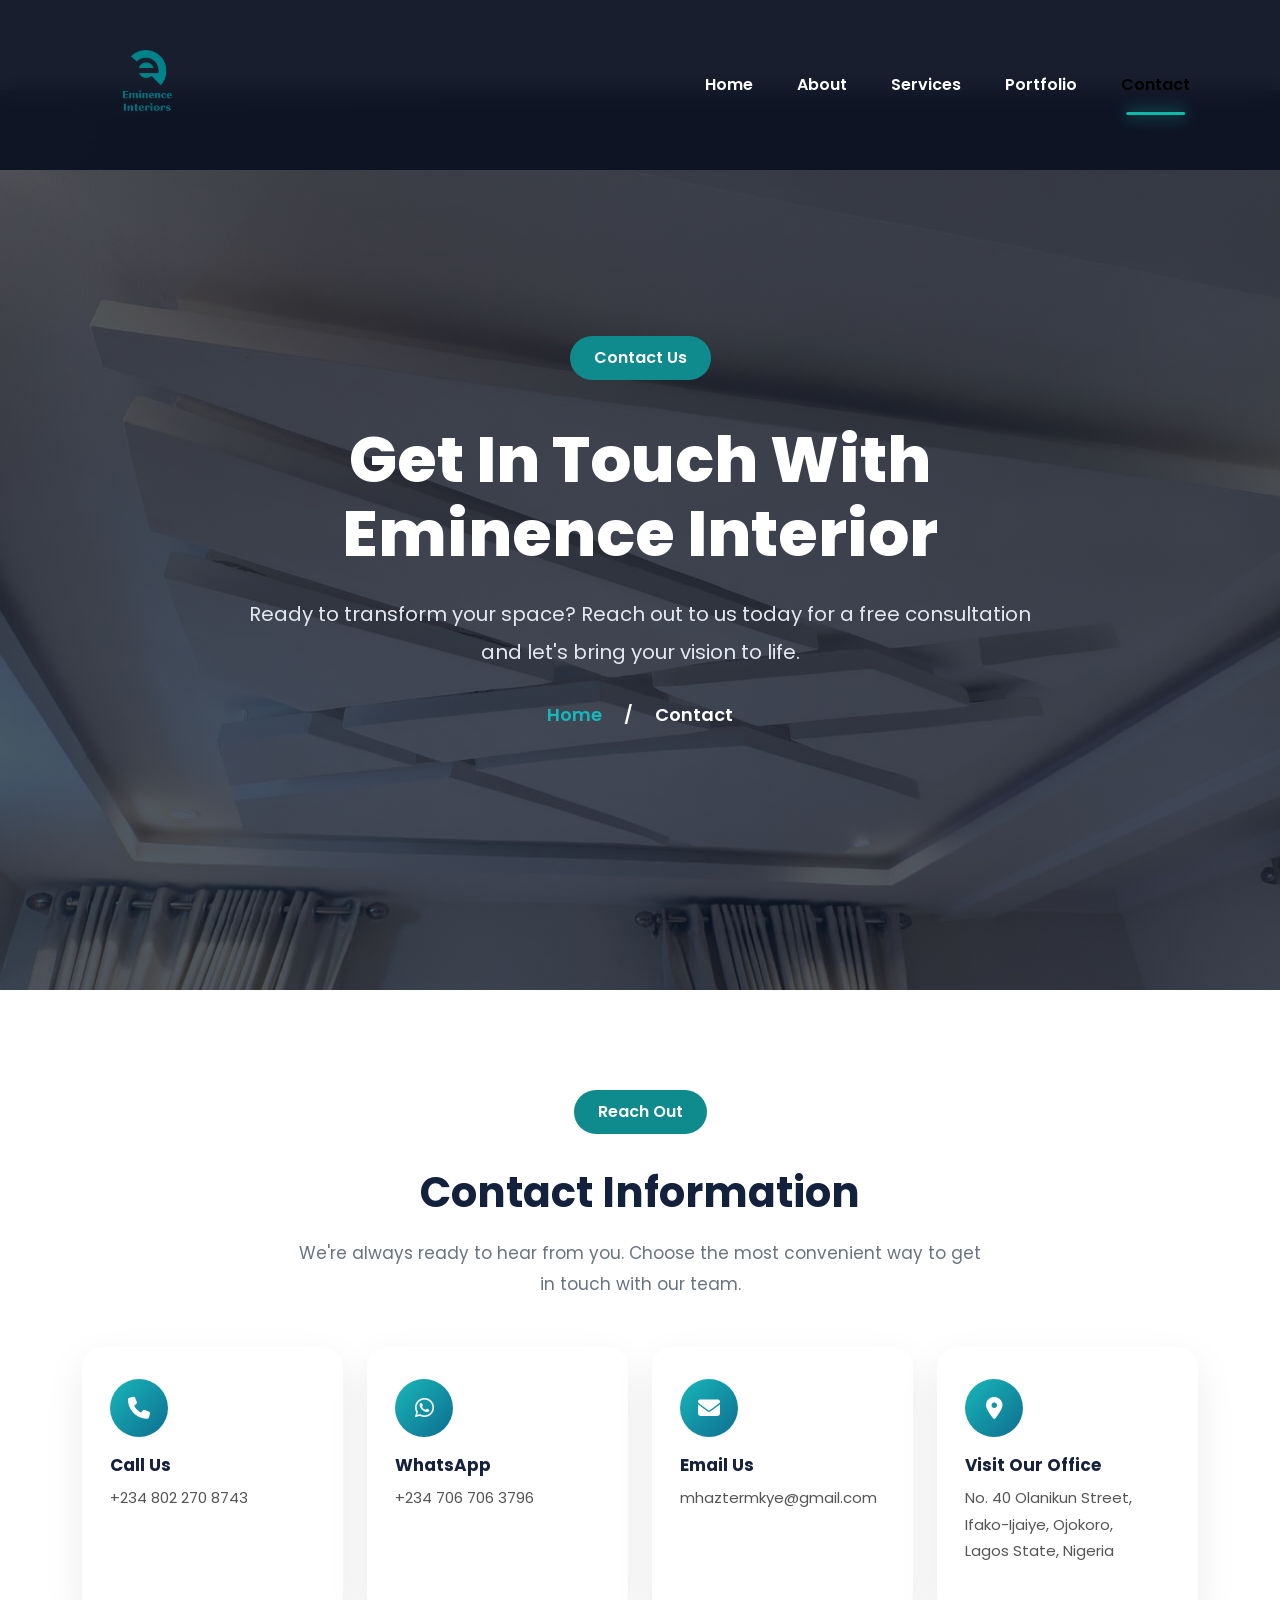
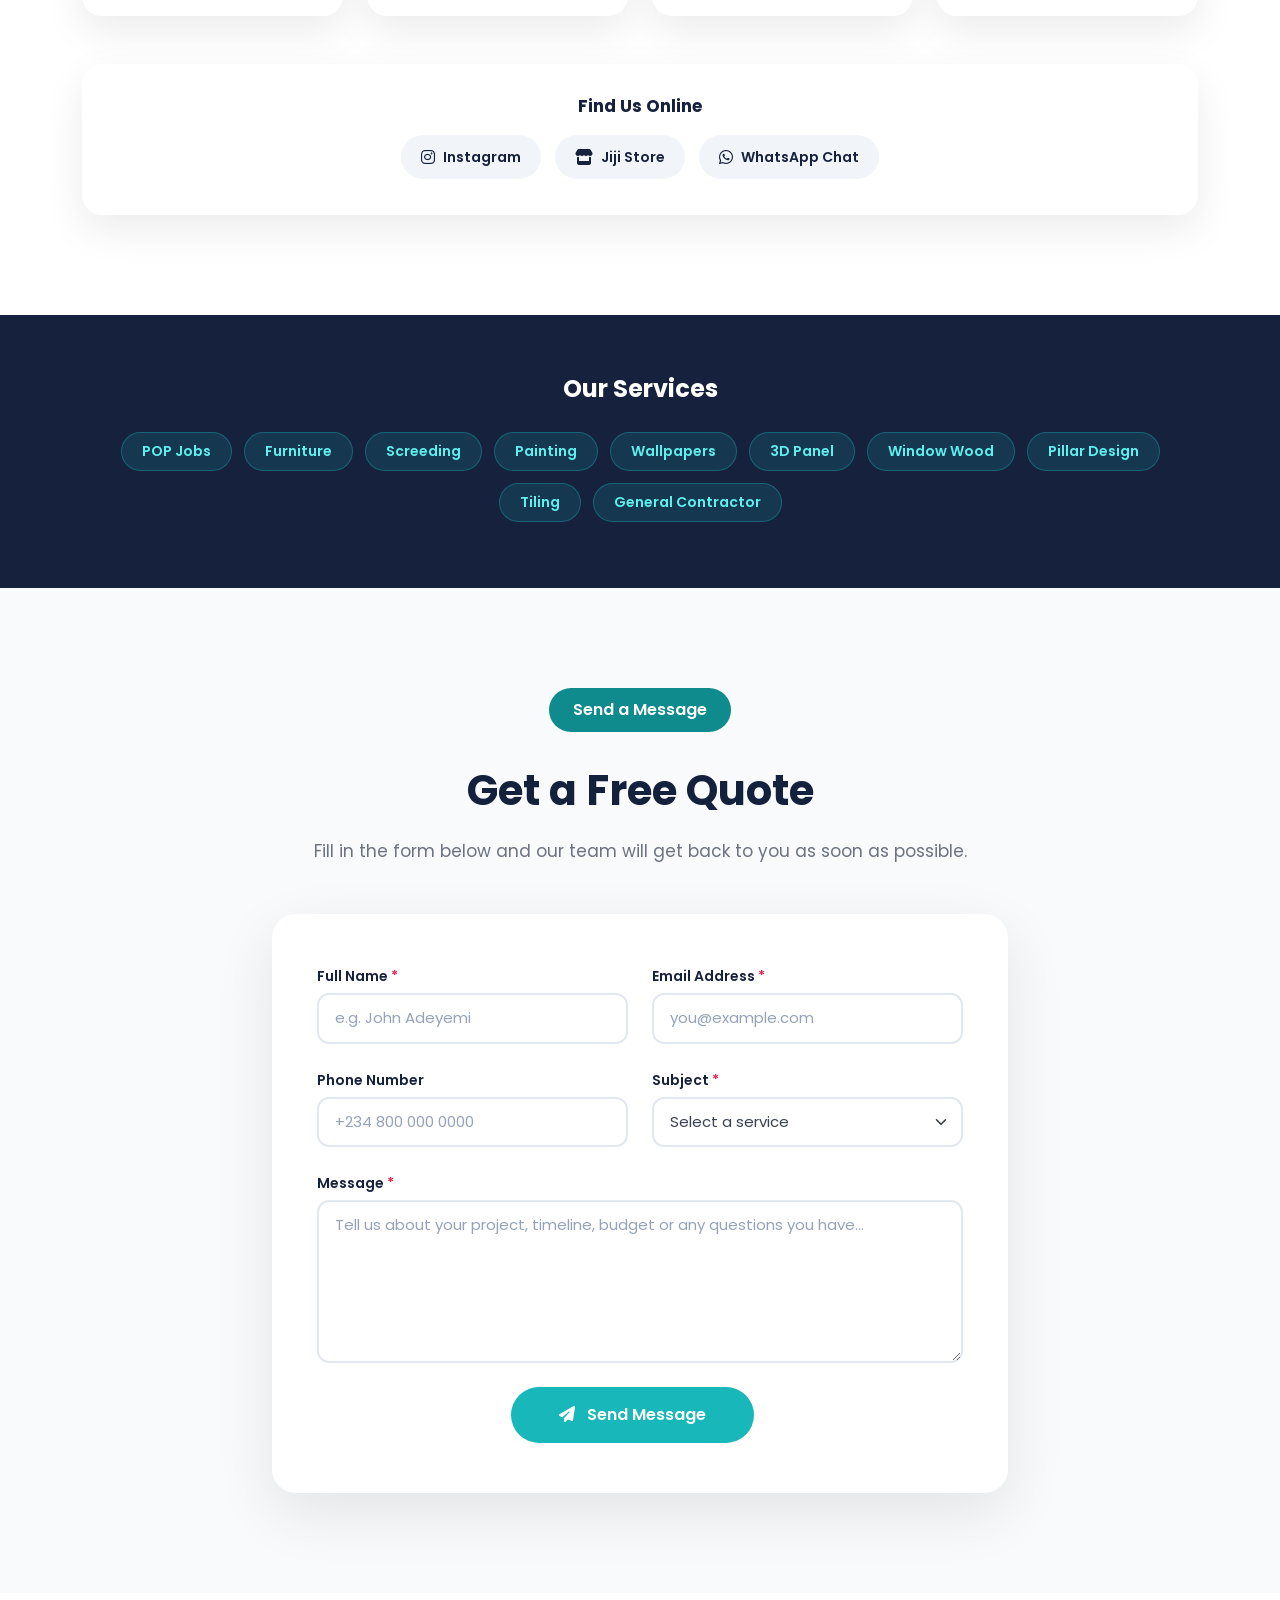
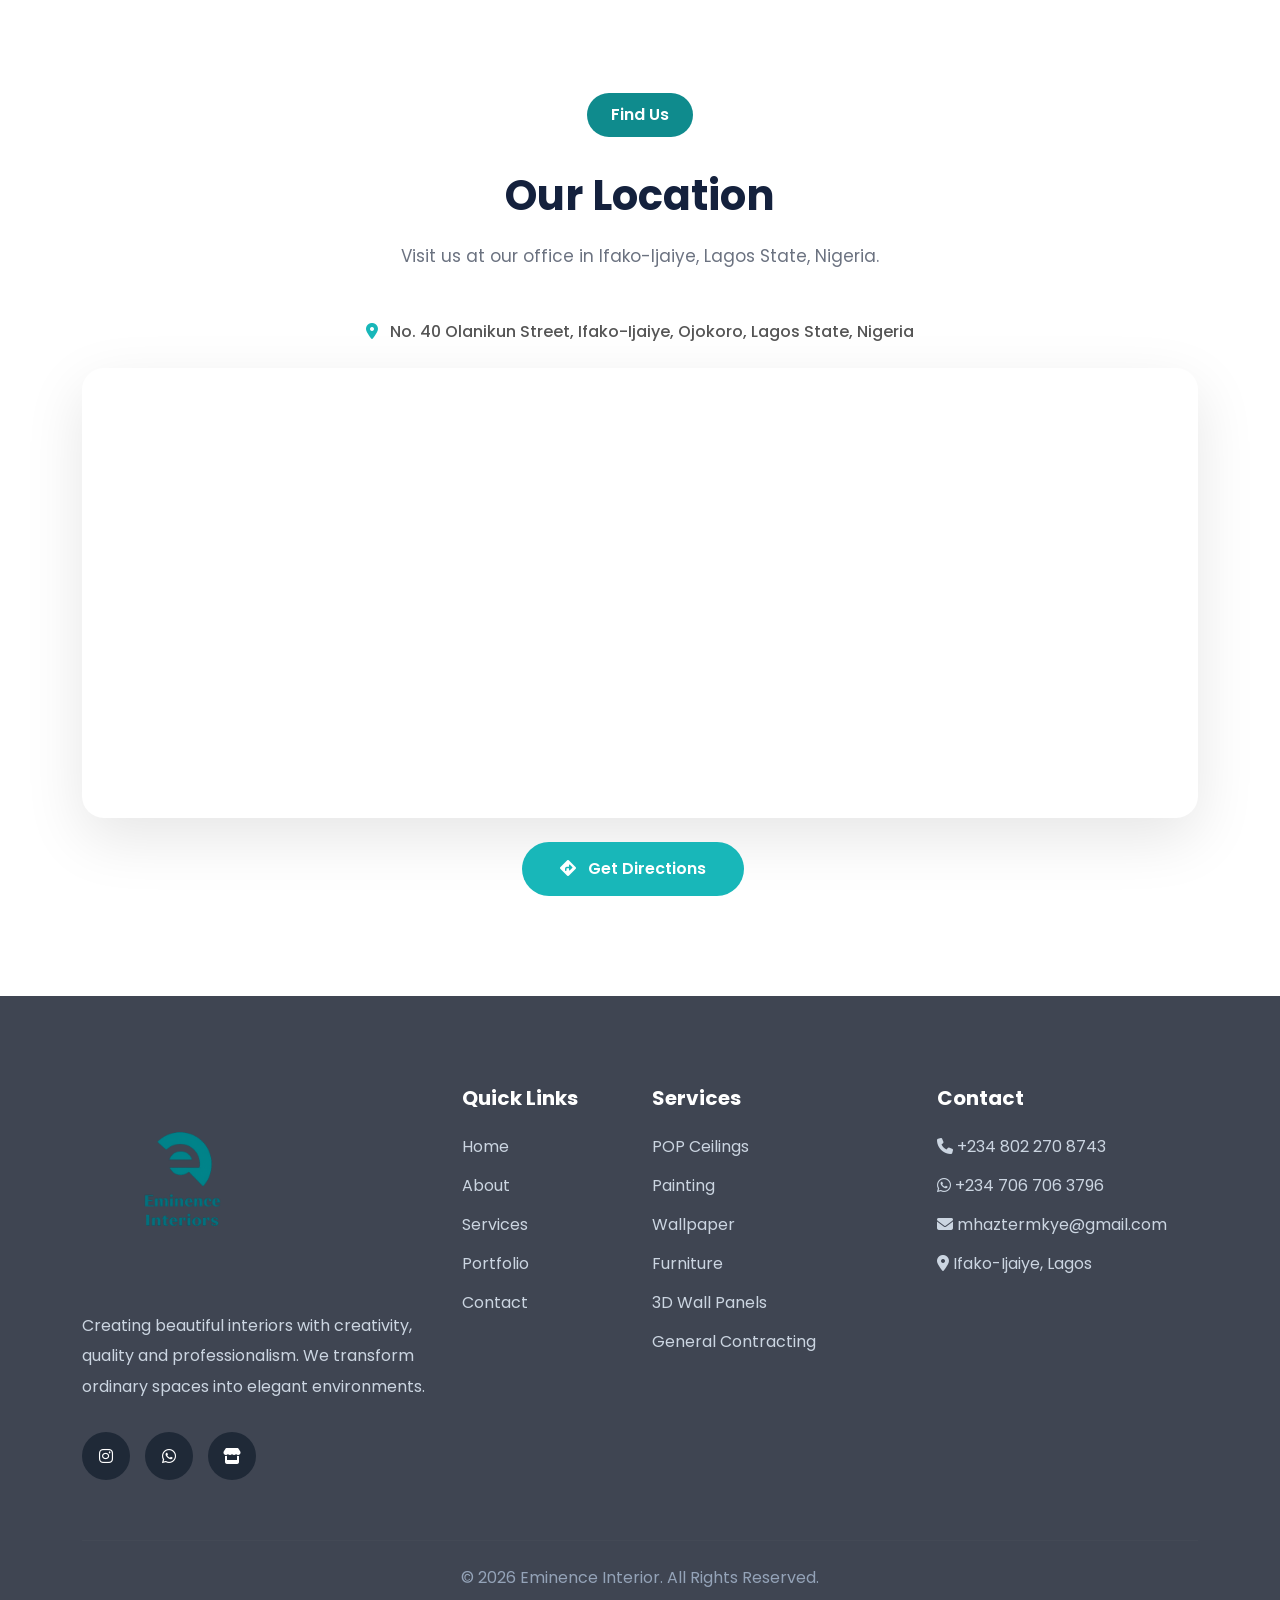
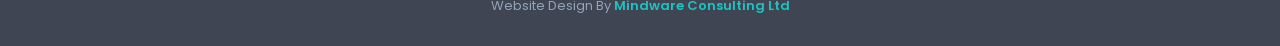
<file: contact.html>
<!DOCTYPE html>
<html lang="en">

<head>
    <meta charset="UTF-8">
    <meta name="viewport" content="width=device-width, initial-scale=1.0">
    <title>Contact Us | Eminence Interior</title>

    <!-- Bootstrap -->
    <link href="https://cdn.jsdelivr.net/npm/bootstrap@5.3.8/dist/css/bootstrap.min.css" rel="stylesheet">

    <!-- Font Awesome -->
    <link rel="stylesheet" href="https://cdnjs.cloudflare.com/ajax/libs/font-awesome/6.7.2/css/all.min.css">

    <!-- Bootstrap Icons -->
    <link rel="stylesheet" href="https://cdn.jsdelivr.net/npm/bootstrap-icons@1.11.3/font/bootstrap-icons.min.css">

    <!-- Google Fonts -->
    <link rel="preconnect" href="https://fonts.googleapis.com">
    <link rel="preconnect" href="https://fonts.gstatic.com" crossorigin>
    <link href="https://fonts.googleapis.com/css2?family=Poppins:wght@300;400;500;600;700;800&display=swap" rel="stylesheet">

    <!-- CSS -->
    <link rel="stylesheet" href="css/style.css">

    <style>
        /* ── Contact page specific styles ── */
        .contact-info-card {
            background: #fff;
            border-radius: 20px;
            padding: 32px 28px;
            box-shadow: 0 15px 40px rgba(0,0,0,.08);
            height: 100%;
            transition: .4s;
            border-bottom: 4px solid transparent;
        }
        .contact-info-card:hover {
            transform: translateY(-8px);
            box-shadow: 0 25px 55px rgba(0,0,0,.13);
            border-bottom-color: #18b7b9;
        }
        .contact-info-card .icon-wrap {
            width: 58px;
            height: 58px;
            border-radius: 50%;
            background: linear-gradient(135deg, #18b7b9, #0e6e90);
            display: flex;
            align-items: center;
            justify-content: center;
            margin-bottom: 18px;
        }
        .contact-info-card .icon-wrap i {
            color: #fff;
            font-size: 22px;
        }
        .contact-info-card h5 {
            font-size: 17px;
            font-weight: 700;
            color: #16213e;
            margin-bottom: 10px;
        }
        .contact-info-card p,
        .contact-info-card a {
            color: #555;
            font-size: 15px;
            line-height: 1.75;
            text-decoration: none;
            transition: .3s;
        }
        .contact-info-card a:hover { color: #18b7b9; }

        /* ── Social links on contact page ── */
        .contact-social-links {
            display: flex;
            gap: 14px;
            flex-wrap: wrap;
            margin-top: 8px;
        }
        .contact-social-links a {
            display: flex;
            align-items: center;
            gap: 8px;
            padding: 10px 20px;
            border-radius: 50px;
            background: #f1f5f9;
            color: #16213e;
            font-size: 14px;
            font-weight: 600;
            text-decoration: none;
            transition: .35s;
        }
        .contact-social-links a:hover {
            background: #18b7b9;
            color: #fff;
            transform: translateY(-3px);
        }
        .contact-social-links a i { font-size: 16px; }

        /* ── Contact form ── */
        .contact-form-section {
            background: #f8fafc;
            padding: 100px 0;
        }
        .contact-form-box {
            background: #fff;
            border-radius: 24px;
            padding: 50px 45px;
            box-shadow: 0 20px 60px rgba(0,0,0,.09);
        }
        .form-label {
            font-weight: 600;
            color: #16213e;
            font-size: 14px;
            margin-bottom: 6px;
        }
        .form-control, .form-select {
            border: 2px solid #e2e8f0;
            border-radius: 12px;
            padding: 12px 16px;
            font-size: 15px;
            color: #374151;
            transition: .3s;
        }
        .form-control:focus, .form-select:focus {
            border-color: #18b7b9;
            box-shadow: 0 0 0 4px rgba(24,183,185,.12);
        }
        .form-control::placeholder { color: #94a3b8; }
        textarea.form-control { resize: vertical; min-height: 150px; }

        /* ── Map section ── */
        .map-section {
            padding: 100px 0;
            background: #fff;
        }
        .map-wrapper {
            border-radius: 22px;
            overflow: hidden;
            box-shadow: 0 20px 60px rgba(0,0,0,.1);
            line-height: 0;
        }
        .map-wrapper iframe {
            width: 100%;
            height: 450px;
            border: none;
            display: block;
        }

        /* ── Services strip ── */
        .contact-services-strip {
            background: #16213e;
            padding: 60px 0;
        }
        .service-pill {
            display: inline-block;
            background: rgba(24,183,185,.15);
            border: 1px solid rgba(24,183,185,.35);
            color: #5ef0ee;
            padding: 8px 20px;
            border-radius: 50px;
            font-size: 14px;
            font-weight: 600;
            margin: 6px 4px;
            transition: .3s;
        }
        .service-pill:hover {
            background: #18b7b9;
            color: #fff;
        }

        /* ── Responsive tweaks ── */

        /* Tablet */
        @media (max-width: 991px) {
            .contact-form-section { padding: 70px 0; }
            .map-section { padding: 70px 0; }
            .section-padding { padding: 70px 0; }
            .contact-form-box { padding: 40px 32px; }
            .contact-services-strip { padding: 50px 0; }
        }

        /* Mobile */
        @media (max-width: 767px) {
            /* Form box — comfortable padding on small screens */
            .contact-form-section { padding: 50px 0; }
            .contact-form-box {
                padding: 28px 18px;
                border-radius: 16px;
            }

            /* Info cards — full-width on small phones */
            .contact-info-card {
                padding: 24px 20px;
                border-radius: 16px;
            }
            .contact-info-card .icon-wrap {
                width: 50px;
                height: 50px;
            }
            .contact-info-card .icon-wrap i { font-size: 18px; }
            .contact-info-card h5 { font-size: 16px; }
            .contact-info-card p,
            .contact-info-card a { font-size: 14px; }

            /* Social links — stack nicely on mobile */
            .contact-social-links {
                gap: 10px;
            }
            .contact-social-links a {
                padding: 9px 16px;
                font-size: 13px;
            }

            /* Services pills — smaller text, tighter spacing */
            .contact-services-strip { padding: 40px 0; }
            .service-pill {
                padding: 6px 14px;
                font-size: 13px;
                margin: 4px 3px;
            }

            /* Map */
            .map-section { padding: 50px 0; }
            .map-wrapper { border-radius: 14px; }
            .map-wrapper iframe { height: 280px; }

            /* Form inputs — easier to tap */
            .form-control,
            .form-select {
                padding: 11px 14px;
                font-size: 14px;
                border-radius: 10px;
            }
            .form-label { font-size: 13px; }

            /* Submit button — full width on mobile */
            #contactForm .btn-main {
                width: 100%;
                max-width: 100%;
                padding: 14px 20px !important;
                font-size: 15px !important;
            }
        }

        /* Small phones */
        @media (max-width: 480px) {
            .contact-form-box { padding: 22px 14px; }
            .map-wrapper iframe { height: 240px; }
            .contact-info-card { padding: 20px 16px; }
            .contact-social-links {
                flex-direction: column;
                align-items: center;
            }
            .contact-social-links a {
                width: 100%;
                max-width: 260px;
                justify-content: center;
            }
        }
    </style>
</head>

<body>

<!--================== Navbar ==================-->
<nav class="navbar navbar-expand-lg fixed-top">
    <div class="container">
        <a class="navbar-brand" href="/">
            <img src="images/logo/logo.png" alt="Eminence Interior Logo">
        </a>
        <button class="navbar-toggler bg-light" type="button"
            data-bs-toggle="collapse" data-bs-target="#navbarNav">
            <span class="navbar-toggler-icon"></span>
        </button>
        <div class="collapse navbar-collapse" id="navbarNav">
            <ul class="navbar-nav ms-auto">
                <li class="nav-item"><a class="nav-link" href="/">Home</a></li>
                <li class="nav-item"><a class="nav-link" href="/about">About</a></li>
                <li class="nav-item"><a class="nav-link" href="/services">Services</a></li>
                <li class="nav-item"><a class="nav-link" href="/portfolio">Portfolio</a></li>
                <li class="nav-item"><a class="nav-link active" href="/contact">Contact</a></li>
            </ul>
        </div>
    </div>
</nav>

<!-- ================= CONTACT HERO ================= -->
<section class="page-hero">
    <div class="container">
        <div class="page-hero-content">
            <span class="section-tag">Contact Us</span>
            <h1>Get In Touch With<br>Eminence Interior</h1>
            <p>
                Ready to transform your space? Reach out to us today for a
                free consultation and let's bring your vision to life.
            </p>
            <div class="breadcrumb">
                <a href="/">Home</a>
                <span>/</span>
                Contact
            </div>
        </div>
    </div>
</section>

<!-- ================= CONTACT INFO CARDS ================= -->
<section class="section-padding" style="background:#fff;">
    <div class="container">

        <div class="text-center mb-5">
            <span class="section-tag">Reach Out</span>
            <h2 class="section-title mt-3">Contact Information</h2>
            <p class="section-description">
                We're always ready to hear from you. Choose the most convenient
                way to get in touch with our team.
            </p>
        </div>

        <div class="row g-4">

            <!-- Phone -->
            <div class="col-lg-3 col-sm-6">
                <div class="contact-info-card">
                    <div class="icon-wrap"><i class="fas fa-phone"></i></div>
                    <h5>Call Us</h5>
                    <p><a href="tel:+2348022708743">+234 802 270 8743</a></p>
                </div>
            </div>

            <!-- WhatsApp -->
            <div class="col-lg-3 col-sm-6">
                <div class="contact-info-card">
                    <div class="icon-wrap"><i class="fab fa-whatsapp"></i></div>
                    <h5>WhatsApp</h5>
                    <p>
                        <a href="https://wa.me/2347067063796" target="_blank" rel="noopener noreferrer">
                            +234 706 706 3796
                        </a>
                    </p>
                </div>
            </div>

            <!-- Email -->
            <div class="col-lg-3 col-sm-6">
                <div class="contact-info-card">
                    <div class="icon-wrap"><i class="fas fa-envelope"></i></div>
                    <h5>Email Us</h5>
                    <p><a href="mailto:mhaztermkye@gmail.com">mhaztermkye@gmail.com</a></p>
                </div>
            </div>

            <!-- Address -->
            <div class="col-lg-3 col-sm-6">
                <div class="contact-info-card">
                    <div class="icon-wrap"><i class="fas fa-map-marker-alt"></i></div>
                    <h5>Visit Our Office</h5>
                    <p>
                        No. 40 Olanikun Street,<br>
                        Ifako-Ijaiye, Ojokoro,<br>
                        Lagos State, Nigeria
                    </p>
                </div>
            </div>

        </div>

        <!-- Social Media Row -->
        <div class="row mt-5">
            <div class="col-12">
                <div class="contact-info-card" style="text-align:center;">
                    <h5 style="margin-bottom:18px;">Find Us Online</h5>
                    <div class="contact-social-links" style="justify-content:center;">
                        <a href="https://www.instagram.com/eminence_interior" target="_blank" rel="noopener noreferrer">
                            <i class="fab fa-instagram"></i> Instagram
                        </a>
                        <a href="https://jiji.ng/shop/eminenceinterior" target="_blank" rel="noopener noreferrer">
                            <i class="fas fa-store"></i> Jiji Store
                        </a>
                        <a href="https://wa.me/2347067063796" target="_blank" rel="noopener noreferrer">
                            <i class="fab fa-whatsapp"></i> WhatsApp Chat
                        </a>
                    </div>
                </div>
            </div>
        </div>

    </div>
</section>

<!-- ================= SERVICES STRIP ================= -->
<section class="contact-services-strip">
    <div class="container text-center">
        <h4 style="color:#fff; font-weight:700; margin-bottom:22px;">Our Services</h4>
        <span class="service-pill">POP Jobs</span>
        <span class="service-pill">Furniture</span>
        <span class="service-pill">Screeding</span>
        <span class="service-pill">Painting</span>
        <span class="service-pill">Wallpapers</span>
        <span class="service-pill">3D Panel</span>
        <span class="service-pill">Window Wood</span>
        <span class="service-pill">Pillar Design</span>
        <span class="service-pill">Tiling</span>
        <span class="service-pill">General Contractor</span>
    </div>
</section>

<!-- ================= CONTACT FORM ================= -->
<section class="contact-form-section">
    <div class="container">

        <div class="row justify-content-center">
            <div class="col-lg-8 col-md-10 col-12">

                <div class="text-center mb-5">
                    <span class="section-tag">Send a Message</span>
                    <h2 class="section-title mt-3">Get a Free Quote</h2>
                    <p class="section-description">
                        Fill in the form below and our team will get back to
                        you as soon as possible.
                    </p>
                </div>

                <div class="contact-form-box">
                    <!--
                        Front-end form — ready for a backend/form service
                        (e.g. Formspree, Netlify Forms, EmailJS).
                        To activate, set the action attribute and method,
                        or wire up a JS submit handler.
                    -->
                    <form id="contactForm" novalidate>

                        <div class="row g-4">

                            <div class="col-md-6">
                                <label for="contactName" class="form-label">Full Name <span style="color:#e11d48;">*</span></label>
                                <input type="text" class="form-control" id="contactName"
                                    name="name" placeholder="e.g. John Adeyemi" required>
                            </div>

                            <div class="col-md-6">
                                <label for="contactEmail" class="form-label">Email Address <span style="color:#e11d48;">*</span></label>
                                <input type="email" class="form-control" id="contactEmail"
                                    name="email" placeholder="you@example.com" required>
                            </div>

                            <div class="col-md-6">
                                <label for="contactPhone" class="form-label">Phone Number</label>
                                <input type="tel" class="form-control" id="contactPhone"
                                    name="phone" placeholder="+234 800 000 0000">
                            </div>

                            <div class="col-md-6">
                                <label for="contactSubject" class="form-label">Subject <span style="color:#e11d48;">*</span></label>
                                <select class="form-select" id="contactSubject" name="subject" required>
                                    <option value="" disabled selected>Select a service</option>
                                    <option value="POP Jobs">POP Jobs</option>
                                    <option value="Furniture">Furniture</option>
                                    <option value="Screeding">Screeding</option>
                                    <option value="Painting">Painting</option>
                                    <option value="Wallpapers">Wallpapers</option>
                                    <option value="3D Panel">3D Panel</option>
                                    <option value="Window Wood">Window Wood</option>
                                    <option value="Pillar Design">Pillar Design</option>
                                    <option value="Tiling">Tiling</option>
                                    <option value="General Contractor">General Contractor</option>
                                    <option value="Other">Other / General Enquiry</option>
                                </select>
                            </div>

                            <div class="col-12">
                                <label for="contactMessage" class="form-label">Message <span style="color:#e11d48;">*</span></label>
                                <textarea class="form-control" id="contactMessage"
                                    name="message" rows="6"
                                    placeholder="Tell us about your project, timeline, budget or any questions you have..." required></textarea>
                            </div>

                            <div class="col-12 text-center">
                                <button type="submit" class="btn-main" style="border:none;cursor:pointer;font-size:16px;padding:16px 48px;">
                                    <i class="fas fa-paper-plane me-2"></i> Send Message
                                </button>
                            </div>

                        </div><!-- /.row -->

                    </form>
                </div><!-- /.contact-form-box -->

            </div>
        </div>

    </div>
</section>

<!-- ================= GOOGLE MAP ================= -->
<section class="map-section">
    <div class="container">

        <div class="text-center mb-5">
            <span class="section-tag">Find Us</span>
            <h2 class="section-title mt-3">Our Location</h2>
            <p class="section-description">
                Visit us at our office in Ifako-Ijaiye, Lagos State, Nigeria.
            </p>
        </div>

        <!-- Address summary above map -->
        <div class="text-center mb-4">
            <p style="font-size:16px;color:#555;font-weight:500;">
                <i class="fas fa-map-marker-alt" style="color:#18b7b9;margin-right:8px;"></i>
                No. 40 Olanikun Street, Ifako-Ijaiye, Ojokoro, Lagos State, Nigeria
            </p>
        </div>

        <div class="map-wrapper">
            <iframe
                title="Eminence Interior Office Location — No. 40 Olanikun Street, Ifako-Ijaiye, Lagos"
                src="https://maps.google.com/maps?q=Olanikun+Street+Ifako-Ijaiye+Ojokoro+Lagos+Nigeria&output=embed&z=15"
                allowfullscreen
                loading="lazy"
                referrerpolicy="no-referrer-when-downgrade">
            </iframe>
        </div>

        <div class="text-center mt-4">
            <a href="https://maps.google.com/?q=Olanikun+Street,+Ifako-Ijaiye,+Ojokoro,+Lagos,+Nigeria"
               target="_blank" rel="noopener noreferrer" class="btn-main"
               style="display:inline-block;text-decoration:none;">
                <i class="fas fa-directions me-2"></i> Get Directions
            </a>
        </div>

    </div>
</section>

<!-- ================= FOOTER ================= -->
<footer class="footer">
    <div class="container">
        <div class="row gy-5">

            <!-- Company -->
            <div class="col-lg-4">
                <img src="images/logo/logo.png" class="footer-logo" alt="Eminence Interior Logo">
                <p class="footer-text">
                    Creating beautiful interiors with creativity, quality and
                    professionalism. We transform ordinary spaces into elegant
                    environments.
                </p>
                <div class="social-links">
                    <a href="https://www.instagram.com/eminence_interior" target="_blank" rel="noopener noreferrer">
                        <i class="fab fa-instagram"></i>
                    </a>
                    <a href="https://wa.me/2347067063796" target="_blank" rel="noopener noreferrer">
                        <i class="fab fa-whatsapp"></i>
                    </a>
                    <a href="https://jiji.ng/shop/eminenceinterior" target="_blank" rel="noopener noreferrer">
                        <i class="fas fa-store"></i>
                    </a>
                </div>
            </div>

            <!-- Quick Links -->
            <div class="col-lg-2">
                <h5>Quick Links</h5>
                <ul>
                    <li><a href="/">Home</a></li>
                    <li><a href="/about">About</a></li>
                    <li><a href="/services">Services</a></li>
                    <li><a href="/portfolio">Portfolio</a></li>
                    <li><a href="/contact">Contact</a></li>
                </ul>
            </div>

            <!-- Services -->
            <div class="col-lg-3">
                <h5>Services</h5>
                <ul>
                    <li>POP Ceilings</li>
                    <li>Painting</li>
                    <li>Wallpaper</li>
                    <li>Furniture</li>
                    <li>3D Wall Panels</li>
                    <li>General Contracting</li>
                </ul>
            </div>

            <!-- Contact -->
            <div class="col-lg-3">
                <h5>Contact</h5>
                <ul>
                    <li>
                        <a href="tel:+2348022708743">
                            <i class="fas fa-phone"></i> +234 802 270 8743
                        </a>
                    </li>
                    <li>
                        <a href="https://wa.me/2347067063796" target="_blank" rel="noopener noreferrer">
                            <i class="fab fa-whatsapp"></i> +234 706 706 3796
                        </a>
                    </li>
                    <li>
                        <a href="mailto:mhaztermkye@gmail.com">
                            <i class="fas fa-envelope"></i> mhaztermkye@gmail.com
                        </a>
                    </li>
                    <li>
                        <a href="https://maps.google.com/?q=Olanikun+Street,+Ifako-Ijaiye,+Lagos" target="_blank" rel="noopener noreferrer">
                            <i class="fas fa-map-marker-alt"></i> Ifako-Ijaiye, Lagos
                        </a>
                    </li>
                </ul>
            </div>

        </div>

        <hr>

        <div class="footer-bottom">
            <p style="margin-bottom:6px;">© 2026 Eminence Interior. All Rights Reserved.</p>
            <p style="font-size:13px;color:#94a3b8;margin:0;">
                Website Design By
                <a href="https://mindwareconsult.com.ng/" target="_blank" rel="noopener noreferrer"
                   style="color:#18c5c2;font-weight:600;text-decoration:none;transition:.3s;"
                   onmouseover="this.style.color='#fff'" onmouseout="this.style.color='#18c5c2'">
                    Mindware Consulting Ltd
                </a>
            </p>
        </div>

    </div>
</footer>

<script>
window.addEventListener("scroll", function () {
    document.querySelector(".navbar").classList.toggle("scrolled", window.scrollY > 50);
});
</script>

<script src="https://cdn.jsdelivr.net/npm/bootstrap@5.3.8/dist/js/bootstrap.bundle.min.js"></script>

</body>
</html>
</file>
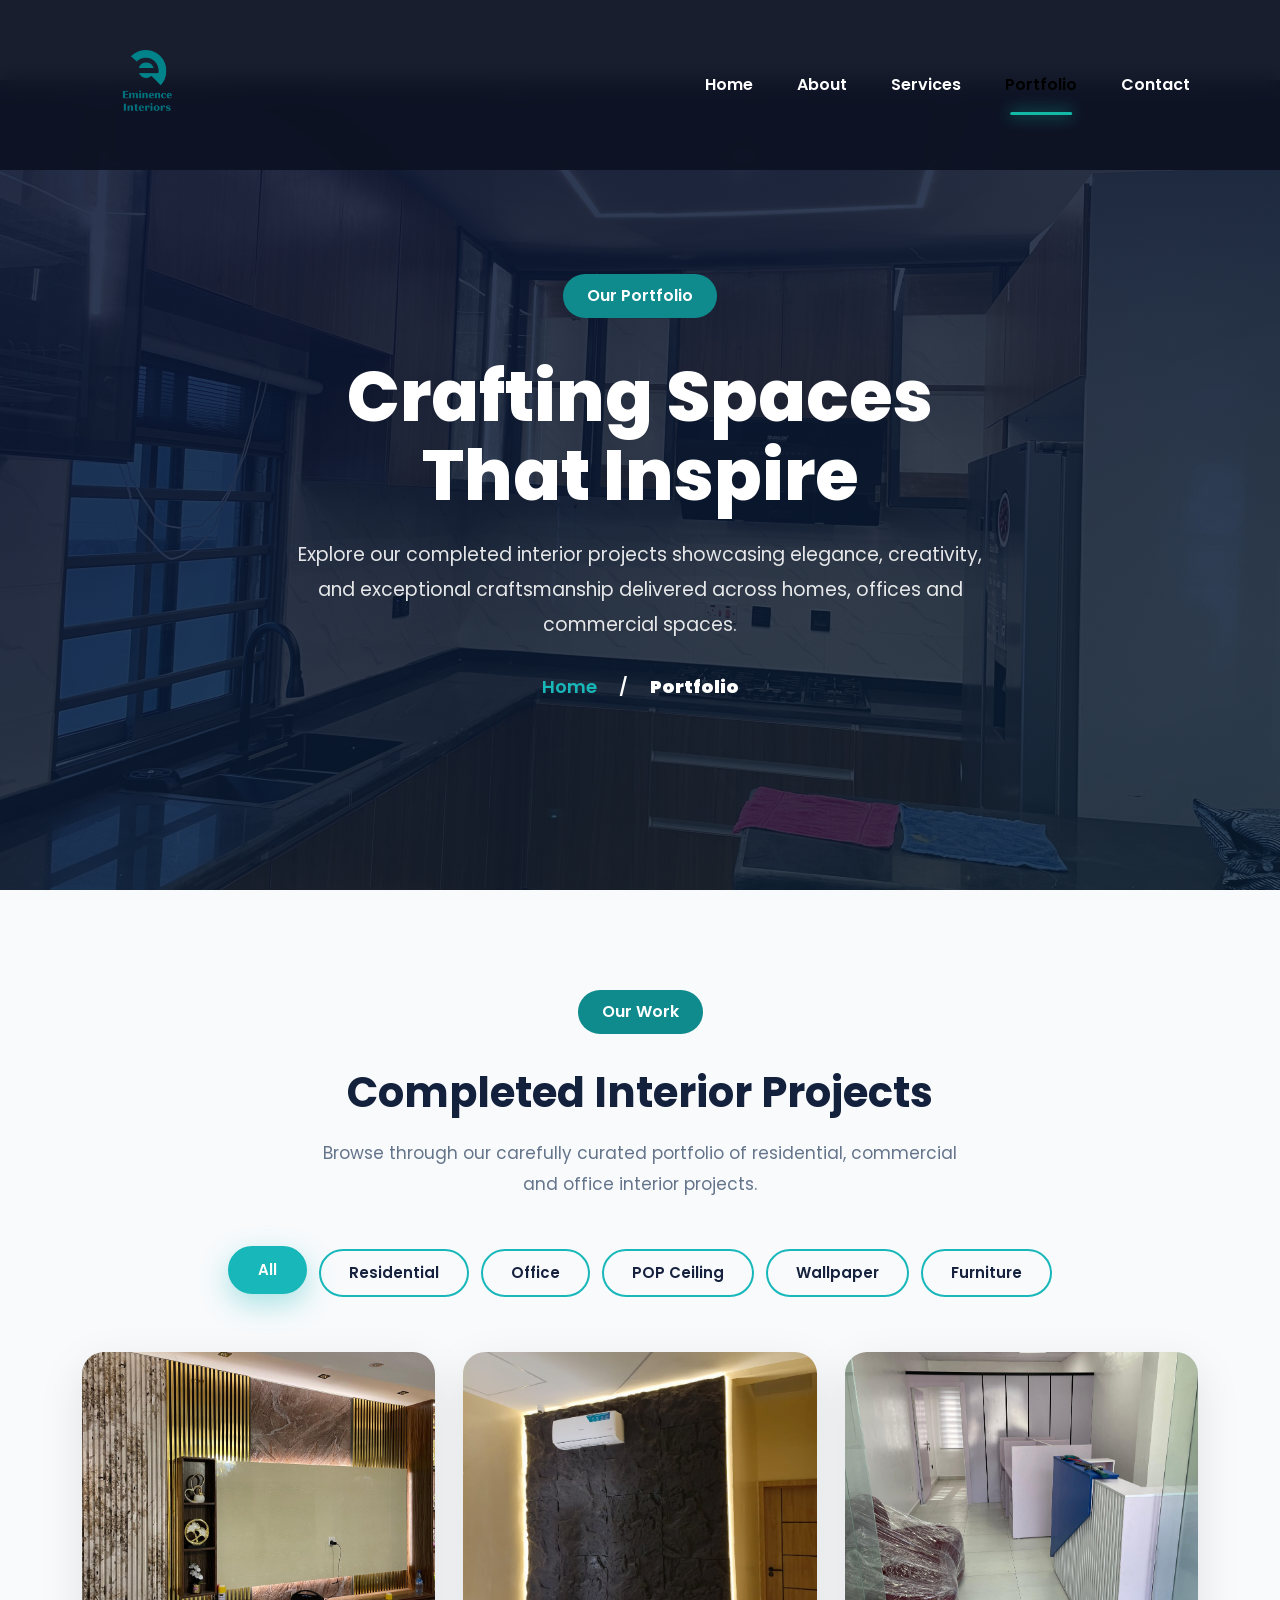
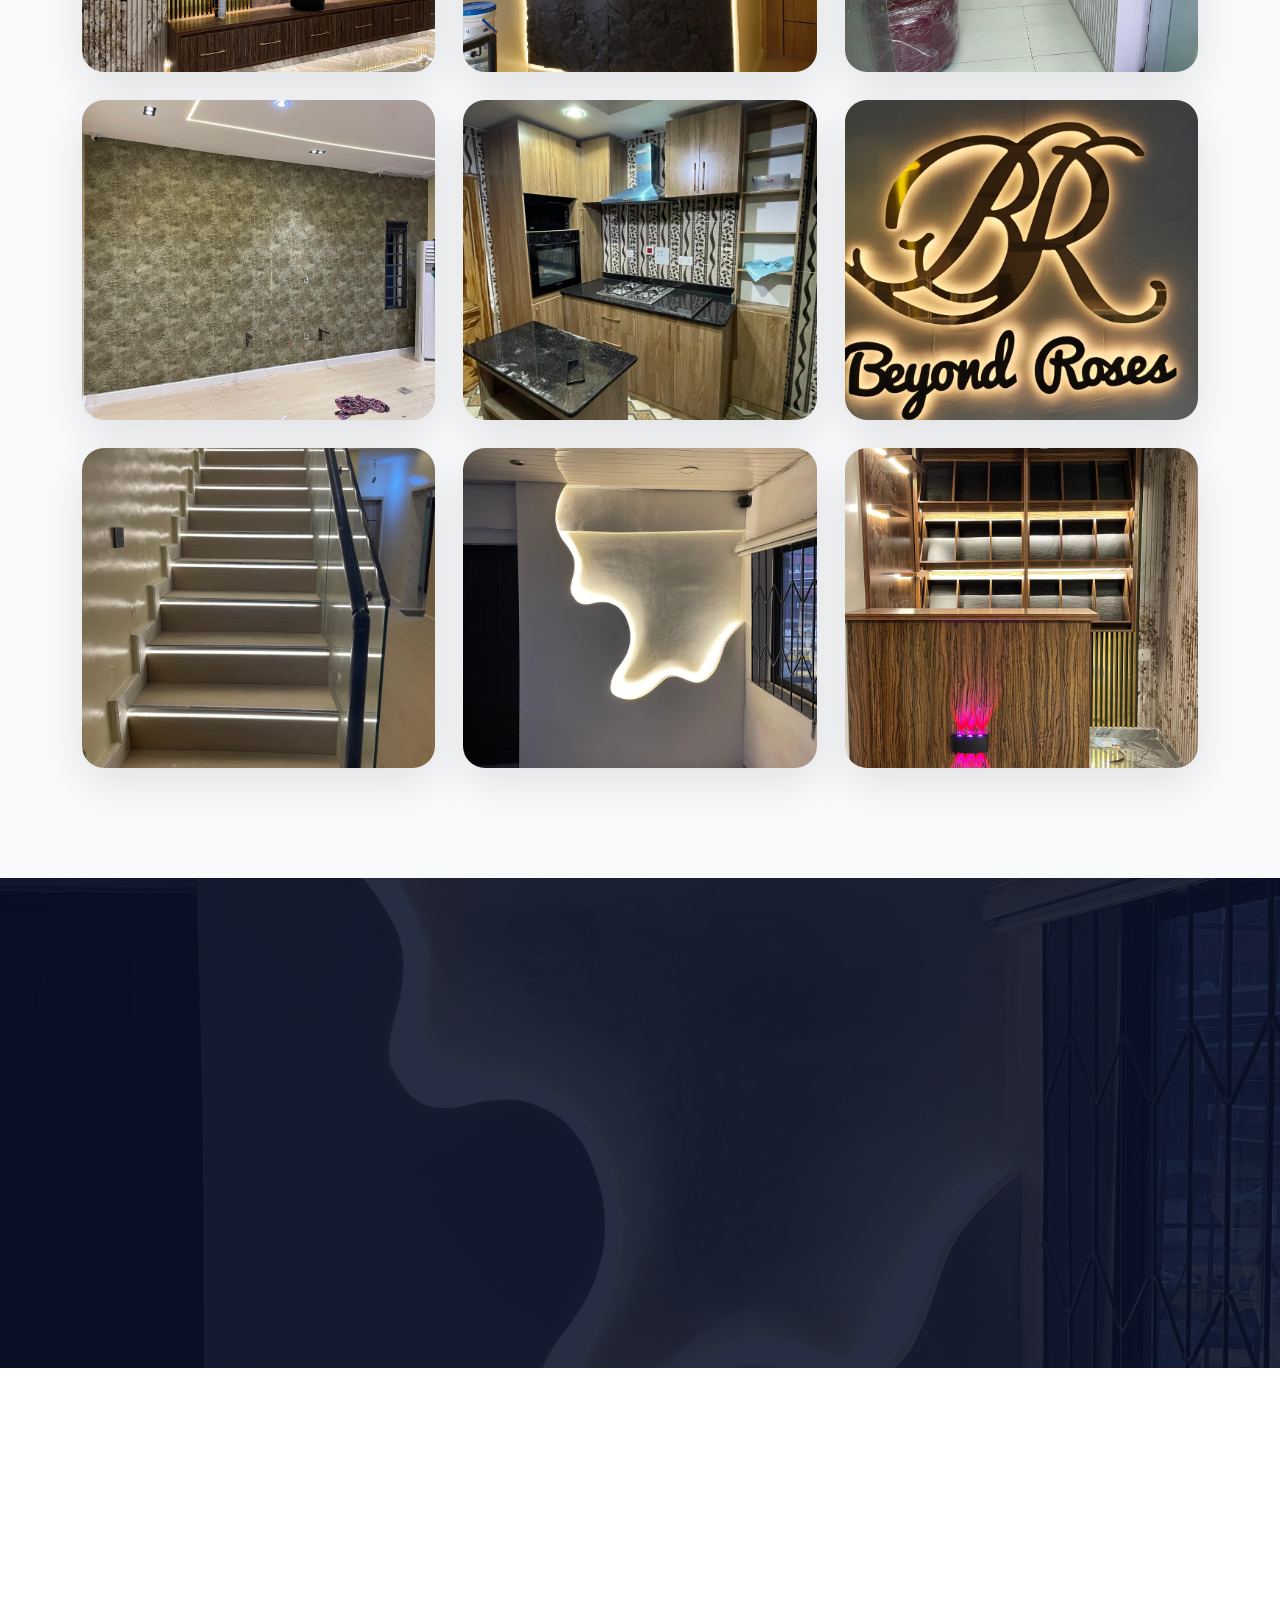
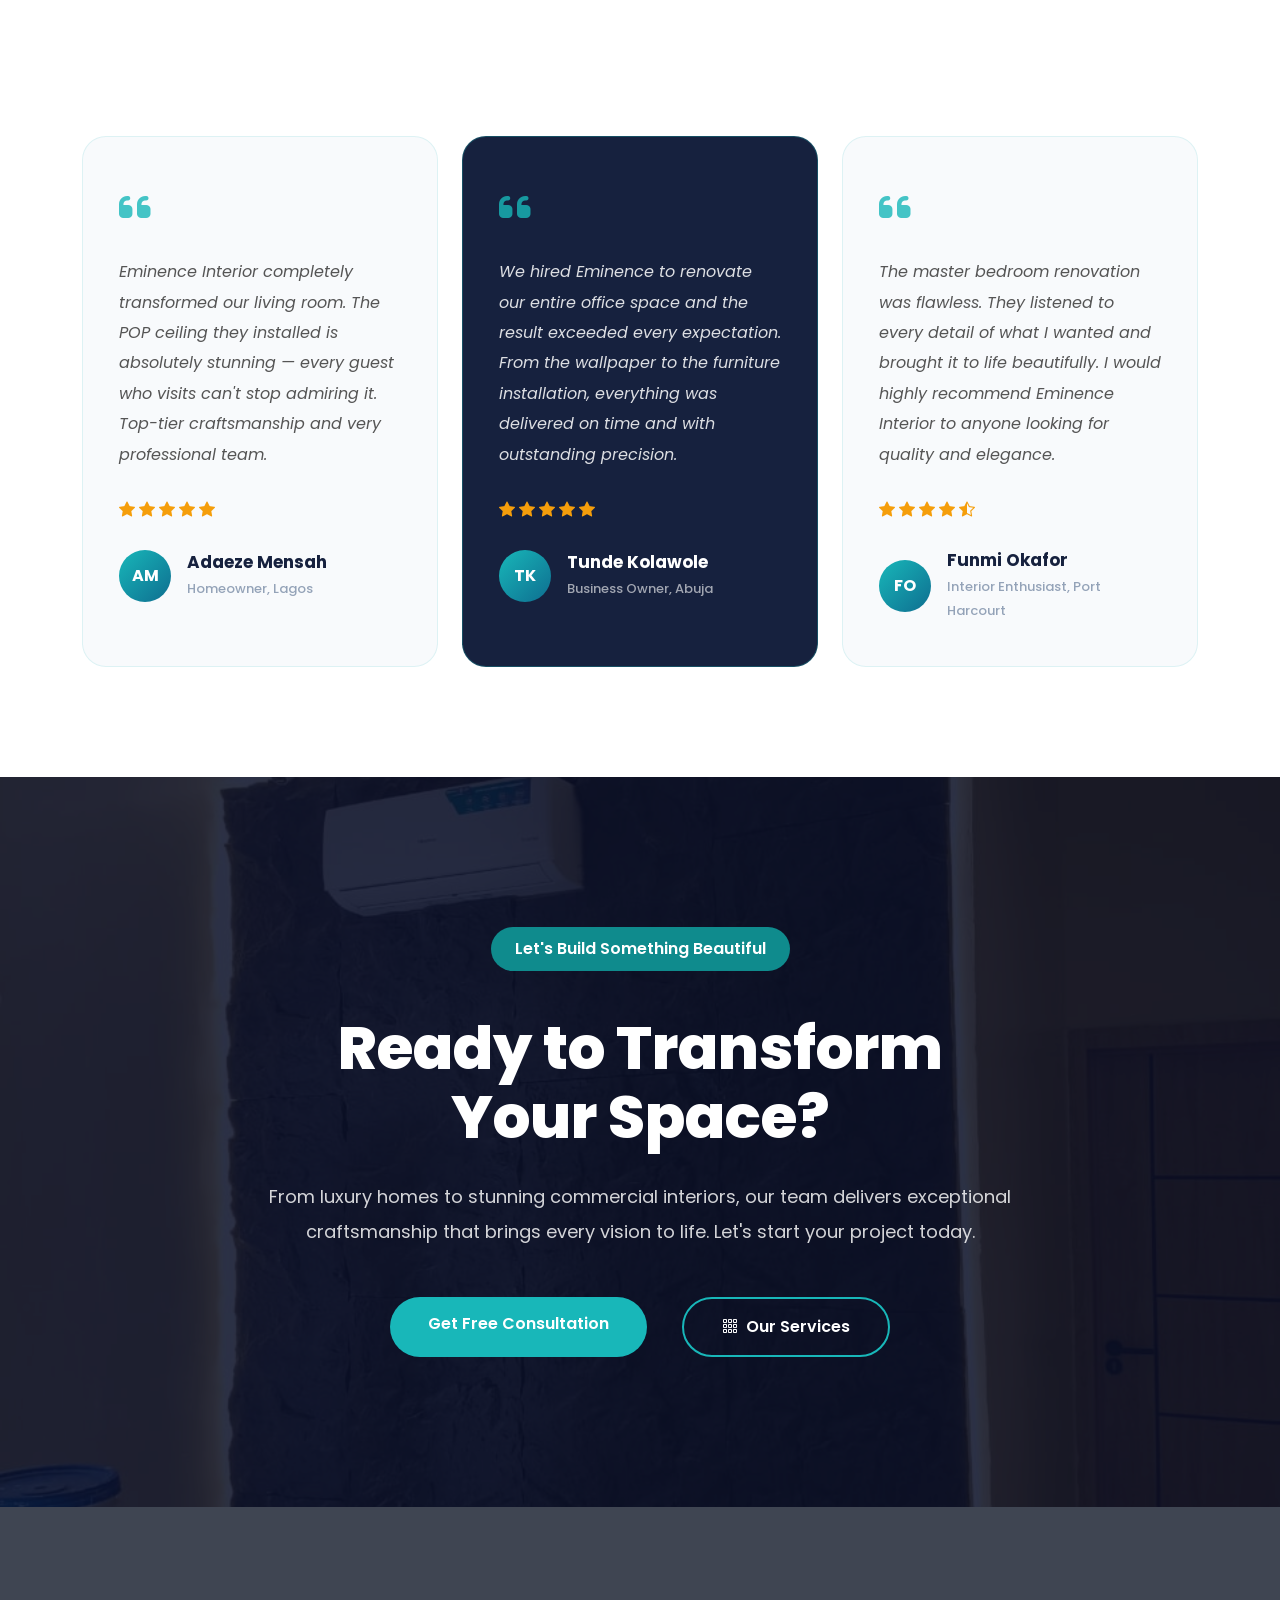
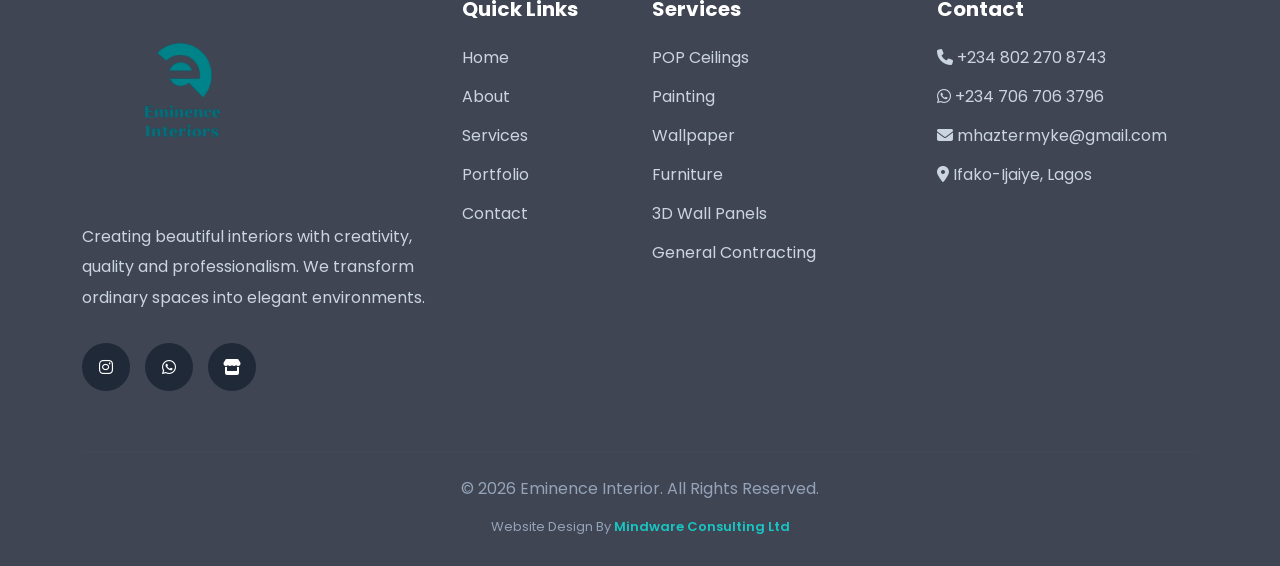
<file: portfolio.html>
<!DOCTYPE html>
<html lang="en">

<head>
    <meta charset="UTF-8">
    <meta name="viewport" content="width=device-width, initial-scale=1.0">
    <title>Portfolio | Eminence Interior</title>

    <!-- Bootstrap -->
    <link href="https://cdn.jsdelivr.net/npm/bootstrap@5.3.8/dist/css/bootstrap.min.css" rel="stylesheet">

    <!-- Font Awesome -->
    <link rel="stylesheet" href="https://cdnjs.cloudflare.com/ajax/libs/font-awesome/6.7.2/css/all.min.css">

    <!-- Bootstrap Icons -->
    <link rel="stylesheet" href="https://cdn.jsdelivr.net/npm/bootstrap-icons@1.11.3/font/bootstrap-icons.min.css">

    <!-- Google Fonts -->
    <link rel="preconnect" href="https://fonts.googleapis.com">
    <link rel="preconnect" href="https://fonts.gstatic.com" crossorigin>
    <link href="https://fonts.googleapis.com/css2?family=Poppins:wght@300;400;500;600;700;800&display=swap" rel="stylesheet">

    <link rel="stylesheet" href="css/style.css">
</head>

<body>

<!--================== Navbar ==================-->
<nav class="navbar navbar-expand-lg fixed-top">
    <div class="container">
        <a class="navbar-brand" href="/">
            <img src="images/logo/logo.png" alt="Logo">
        </a>
        <button class="navbar-toggler bg-light" type="button"
            data-bs-toggle="collapse" data-bs-target="#navbarNav">
            <span class="navbar-toggler-icon"></span>
        </button>
        <div class="collapse navbar-collapse" id="navbarNav">
            <ul class="navbar-nav ms-auto">
                <li class="nav-item"><a class="nav-link" href="/">Home</a></li>
                <li class="nav-item"><a class="nav-link" href="/about">About</a></li>
                <li class="nav-item"><a class="nav-link" href="/services">Services</a></li>
                <li class="nav-item"><a class="nav-link active" href="/portfolio">Portfolio</a></li>
                <li class="nav-item"><a class="nav-link" href="/contact">Contact</a></li>
            </ul>
        </div>
    </div>
</nav>

<!--==============================
        PORTFOLIO HERO
================================-->
<section class="portfolio-hero">
    <div class="portfolio-hero-overlay"></div>
    <div class="container">
        <div class="portfolio-hero-content">
            <span class="section-tag reveal">Our Portfolio</span>
            <h1 class="reveal">Crafting Spaces<br>That Inspire</h1>
            <p class="reveal">
                Explore our completed interior projects showcasing elegance,
                creativity, and exceptional craftsmanship delivered across
                homes, offices and commercial spaces.
            </p>
            <div class="breadcrumb reveal">
                <a href="/">Home</a>
                <span>/</span>
                <strong>Portfolio</strong>
            </div>
        </div>
    </div>
</section>

<!--==============================
        FILTER + GALLERY
================================-->
<section class="portfolio-gallery-section">
    <div class="container">

        <!-- Filter Buttons -->
        <div class="text-center mb-5 reveal">
            <span class="section-tag">Our Work</span>
            <h2 class="section-title mt-3">Completed Interior Projects</h2>
            <p class="section-subtitle">
                Browse through our carefully curated portfolio of residential,
                commercial and office interior projects.
            </p>
        </div>

        <div class="filter-bar reveal">
            <button class="filter-btn active" data-filter="all">All</button>
            <button class="filter-btn" data-filter="residential">Residential</button>
            <button class="filter-btn" data-filter="office">Office</button>
            <button class="filter-btn" data-filter="pop-ceiling">POP Ceiling</button>
            <button class="filter-btn" data-filter="wallpaper">Wallpaper</button>
            <button class="filter-btn" data-filter="furniture">Furniture</button>
        </div>

        <!-- Portfolio Grid -->
        <div class="portfolio-grid" id="portfolioGrid">

            <div class="port-item reveal" data-category="residential">
                <div class="port-card">
                    <img src="images/portfolio/portfolio1.png" alt="Luxury Living Room">
                    <div class="port-overlay">
                        <div class="port-overlay-content">
                            <span class="port-category">Residential</span>
                            <h4>Luxury Living Room</h4>
                            <a href="#" class="port-arrow"><i class="bi bi-arrow-up-right"></i></a>
                        </div>
                    </div>
                </div>
            </div>

            <div class="port-item reveal" data-category="pop-ceiling">
                <div class="port-card">
                    <img src="images/portfolio/portfolio9.png" alt="Modern POP Ceiling">
                    <div class="port-overlay">
                        <div class="port-overlay-content">
                            <span class="port-category">POP Ceiling</span>
                            <h4>Modern POP Ceiling</h4>
                            <a href="#" class="port-arrow"><i class="bi bi-arrow-up-right"></i></a>
                        </div>
                    </div>
                </div>
            </div>

            <div class="port-item reveal" data-category="office">
                <div class="port-card">
                    <img src="images/portfolio/portfolio7.png" alt="Executive Office">
                    <div class="port-overlay">
                        <div class="port-overlay-content">
                            <span class="port-category">Office</span>
                            <h4>Executive Office</h4>
                            <a href="#" class="port-arrow"><i class="bi bi-arrow-up-right"></i></a>
                        </div>
                    </div>
                </div>
            </div>


            <div class="port-item reveal" data-category="wallpaper">
                <div class="port-card">
                    <img src="images/portfolio/portfolio10.png" alt="Premium Wallpaper">
                    <div class="port-overlay">
                        <div class="port-overlay-content">
                            <span class="port-category">Wallpaper</span>
                            <h4>Premium Wallpaper</h4>
                            <a href="#" class="port-arrow"><i class="bi bi-arrow-up-right"></i></a>
                        </div>
                    </div>
                </div>
            </div>

            <div class="port-item reveal" data-category="residential">
                <div class="port-card">
                    <img src="images/portfolio/portfolio11.png" alt="Kitchen Interior">
                    <div class="port-overlay">
                        <div class="port-overlay-content">
                            <span class="port-category">Residential</span>
                            <h4>Kitchen Interior</h4>
                            <a href="#" class="port-arrow"><i class="bi bi-arrow-up-right"></i></a>
                        </div>
                    </div>
                </div>
            </div>

            <div class="port-item reveal" data-category="office">
                <div class="port-card">
                    <img src="images/portfolio/portfolio6.png" alt="Hotel Reception">
                    <div class="port-overlay">
                        <div class="port-overlay-content">
                            <span class="port-category">Office</span>
                            <h4>Hotel Reception</h4>
                            <a href="#" class="port-arrow"><i class="bi bi-arrow-up-right"></i></a>
                        </div>
                    </div>
                </div>
            </div>

            <div class="port-item reveal" data-category="residential">
                <div class="port-card">
                    <img src="images/portfolio/portfolio4.png" alt="Master Bedroom">
                    <div class="port-overlay">
                        <div class="port-overlay-content">
                            <span class="port-category">Residential</span>
                            <h4>Master Bedroom</h4>
                            <a href="#" class="port-arrow"><i class="bi bi-arrow-up-right"></i></a>
                        </div>
                    </div>
                </div>
            </div>

            <div class="port-item reveal" data-category="office">
                <div class="port-card">
                    <img src="images/portfolio/portfolio8.png" alt="Commercial Space">
                    <div class="port-overlay">
                        <div class="port-overlay-content">
                            <span class="port-category">Office</span>
                            <h4>Commercial Space</h4>
                            <a href="#" class="port-arrow"><i class="bi bi-arrow-up-right"></i></a>
                        </div>
                    </div>
                </div>
            </div>

            <div class="port-item reveal" data-category="furniture">
                <div class="port-card">
                    <img src="images/portfolio/portfolio12.png" alt="Custom Furniture">
                    <div class="port-overlay">
                        <div class="port-overlay-content">
                            <span class="port-category">Furniture</span>
                            <h4>Custom Furniture</h4>
                            <a href="#" class="port-arrow"><i class="bi bi-arrow-up-right"></i></a>
                        </div>
                    </div>
                </div>
            </div>

        </div><!-- /#portfolioGrid -->
    </div><!-- /.container -->
</section>


<!--==============================
        STATISTICS
================================-->
<section class="portfolio-stats">
    <div class="stats-overlay"></div>
    <div class="container">
        <div class="row g-4 justify-content-center">

            <div class="col-lg-3 col-md-6 col-6">
                <div class="stat-card reveal">
                    <div class="stat-icon"><i class="bi bi-building"></i></div>
                    <div class="stat-number" data-target="250">0</div>
                    <div class="stat-plus">+</div>
                    <div class="stat-label">Projects Completed</div>
                </div>
            </div>

            <div class="col-lg-3 col-md-6 col-6">
                <div class="stat-card reveal">
                    <div class="stat-icon"><i class="bi bi-people"></i></div>
                    <div class="stat-number" data-target="180">0</div>
                    <div class="stat-plus">+</div>
                    <div class="stat-label">Happy Clients</div>
                </div>
            </div>

            <div class="col-lg-3 col-md-6 col-6">
                <div class="stat-card reveal">
                    <div class="stat-icon"><i class="bi bi-clock-history"></i></div>
                    <div class="stat-number" data-target="10">0</div>
                    <div class="stat-plus">+</div>
                    <div class="stat-label">Years Experience</div>
                </div>
            </div>

            <div class="col-lg-3 col-md-6 col-6">
                <div class="stat-card reveal">
                    <div class="stat-icon"><i class="bi bi-geo-alt"></i></div>
                    <div class="stat-number" data-target="12">0</div>
                    <div class="stat-plus">+</div>
                    <div class="stat-label">Cities Served</div>
                </div>
            </div>

        </div>
    </div>
</section>


<!--==============================
        TESTIMONIALS
================================-->
<section class="testimonials-section">
    <div class="container">

        <div class="text-center mb-5 reveal">
            <span class="section-tag">Client Reviews</span>
            <h2 class="section-title mt-3">What Our Clients Say</h2>
            <p class="section-subtitle">
                Real words from satisfied clients who trusted Eminence Interior
                to transform their spaces.
            </p>
        </div>

        <div class="row g-4">

            <div class="col-lg-4 col-md-6 reveal">
                <div class="testimonial-card">
                    <div class="quote-icon"><i class="fa-solid fa-quote-left"></i></div>
                    <p class="testimonial-text">
                        Eminence Interior completely transformed our living room.
                        The POP ceiling they installed is absolutely stunning —
                        every guest who visits can't stop admiring it. Top-tier
                        craftsmanship and very professional team.
                    </p>
                    <div class="testimonial-stars">
                        <i class="bi bi-star-fill"></i>
                        <i class="bi bi-star-fill"></i>
                        <i class="bi bi-star-fill"></i>
                        <i class="bi bi-star-fill"></i>
                        <i class="bi bi-star-fill"></i>
                    </div>
                    <div class="testimonial-author">
                        <div class="author-avatar">AM</div>
                        <div>
                            <h6>Adaeze Mensah</h6>
                            <span>Homeowner, Lagos</span>
                        </div>
                    </div>
                </div>
            </div>

            <div class="col-lg-4 col-md-6 reveal">
                <div class="testimonial-card featured">
                    <div class="quote-icon"><i class="fa-solid fa-quote-left"></i></div>
                    <p class="testimonial-text">
                        We hired Eminence to renovate our entire office space and
                        the result exceeded every expectation. From the wallpaper
                        to the furniture installation, everything was delivered
                        on time and with outstanding precision.
                    </p>
                    <div class="testimonial-stars">
                        <i class="bi bi-star-fill"></i>
                        <i class="bi bi-star-fill"></i>
                        <i class="bi bi-star-fill"></i>
                        <i class="bi bi-star-fill"></i>
                        <i class="bi bi-star-fill"></i>
                    </div>
                    <div class="testimonial-author">
                        <div class="author-avatar">TK</div>
                        <div>
                            <h6>Tunde Kolawole</h6>
                            <span>Business Owner, Abuja</span>
                        </div>
                    </div>
                </div>
            </div>

            <div class="col-lg-4 col-md-6 reveal">
                <div class="testimonial-card">
                    <div class="quote-icon"><i class="fa-solid fa-quote-left"></i></div>
                    <p class="testimonial-text">
                        The master bedroom renovation was flawless. They listened
                        to every detail of what I wanted and brought it to life
                        beautifully. I would highly recommend Eminence Interior
                        to anyone looking for quality and elegance.
                    </p>
                    <div class="testimonial-stars">
                        <i class="bi bi-star-fill"></i>
                        <i class="bi bi-star-fill"></i>
                        <i class="bi bi-star-fill"></i>
                        <i class="bi bi-star-fill"></i>
                        <i class="bi bi-star-half"></i>
                    </div>
                    <div class="testimonial-author">
                        <div class="author-avatar">FO</div>
                        <div>
                            <h6>Funmi Okafor</h6>
                            <span>Interior Enthusiast, Port Harcourt</span>
                        </div>
                    </div>
                </div>
            </div>

        </div>
    </div>
</section>


<!--==============================
        PORTFOLIO CTA
================================-->
<section class="portfolio-cta">
    <div class="portfolio-cta-overlay"></div>
    <div class="container">
        <div class="portfolio-cta-content reveal">
            <span class="section-tag">Let's Build Something Beautiful</span>
            <h2>Ready to Transform<br>Your Space?</h2>
            <p>
                From luxury homes to stunning commercial interiors, our team
                delivers exceptional craftsmanship that brings every vision to life.
                Let's start your project today.
            </p>
            <div class="cta-buttons">
                <a href="/contact" class="btn-main">
                    Get Free Consultation
                </a>
                <a href="/services" class="btn-outline">
                    <i class="bi bi-grid-3x3-gap me-2"></i>Our Services
                </a>
            </div>
        </div>
    </div>
</section>

<!--================== FOOTER ==================-->
<footer class="footer">
    <div class="container">
        <div class="row gy-5">

            <div class="col-lg-4">
                <img src="images/logo/logo.png" class="footer-logo" alt="Logo">
                <p class="footer-text">
                    Creating beautiful interiors with creativity, quality
                    and professionalism. We transform ordinary spaces into
                    elegant environments.
                </p>
                <div class="social-links">
                    <a href="https://www.instagram.com/eminence_interior" target="_blank">
                        <i class="fab fa-instagram"></i>
                    </a>
                    <a href="https://wa.me/2347067063796" target="_blank">
                        <i class="fab fa-whatsapp"></i>
                    </a>
                    <a href="https://jiji.ng/shop/emineceinterior" target="_blank">
                        <i class="fas fa-store"></i>
                    </a>
                </div>
            </div>

            <div class="col-lg-2">
                <h5>Quick Links</h5>
                <ul>
                <li><a href="/">Home</a></li>
                    <li><a href="/about">About</a></li>
                    <li><a href="/services">Services</a></li>
                    <li><a href="/portfolio">Portfolio</a></li>
                    <li><a href="/contact">Contact</a></li>
                </ul>
            </div>

            <div class="col-lg-3">
                <h5>Services</h5>
                <ul>
                    <li>POP Ceilings</li>
                    <li>Painting</li>
                    <li>Wallpaper</li>
                    <li>Furniture</li>
                    <li>3D Wall Panels</li>
                    <li>General Contracting</li>
                </ul>
            </div>

            <div class="col-lg-3">
                <h5>Contact</h5>
                <ul>
                    <li>
                        <a href="tel:+2348022708743">
                            <i class="fas fa-phone"></i> +234 802 270 8743
                        </a>
                    </li>
                    <li>
                        <a href="https://wa.me/2347067063796" target="_blank">
                            <i class="fab fa-whatsapp"></i> +234 706 706 3796
                        </a>
                    </li>
                    <li>
                        <a href="mailto:mhaztermyke@gmail.com">
                            <i class="fas fa-envelope"></i> mhaztermyke@gmail.com
                        </a>
                    </li>
                    <li>
                        <a href="https://maps.google.com/?q=40+Olainukan+Street,+Ifako-Ijaiye,+Lagos" target="_blank">
                            <i class="fas fa-map-marker-alt"></i> Ifako-Ijaiye, Lagos
                        </a>
                    </li>
                </ul>
            </div>

        </div>
        <hr>
        <div class="footer-bottom">
            <p style="margin-bottom:6px;"></p>© 2026 Eminence Interior. All Rights Reserved.</p>
            <p style="font-size:13px;color:#94a3b8;margin:0;">
                Website Design By
                <a href="https://mindwareconsult.com.ng/" target="_blank" rel="noopener noreferrer"
                   style="color:#18c5c2;font-weight:600;text-decoration:none;transition:.3s;"
                   onmouseover="this.style.color='#fff'" onmouseout="this.style.color='#18c5c2'">
                    Mindware Consulting Ltd
                </a>
            </p>
        </div>
    </div>
</footer>


<script>
// ── Navbar scroll effect ──────────────────────────────────────
window.addEventListener("scroll", function () {
    document.querySelector(".navbar").classList.toggle("scrolled", window.scrollY > 50);
});

// ── Filter logic ──────────────────────────────────────────────
const filterBtns = document.querySelectorAll(".filter-btn");
const portItems  = document.querySelectorAll(".port-item");

filterBtns.forEach(btn => {
    btn.addEventListener("click", function () {
        filterBtns.forEach(b => b.classList.remove("active"));
        this.classList.add("active");

        const filter = this.dataset.filter;

        portItems.forEach(item => {
            const match = filter === "all" || item.dataset.category === filter;
            if (match) {
                item.style.display = "block";
                item.style.animation = "fadeUp 0.5s ease forwards";
            } else {
                item.style.display = "none";
            }
        });
    });
});

// ── Animated counters ─────────────────────────────────────────
function animateCounter(el) {
    const target   = +el.dataset.target;
    const duration = 2000;
    const step     = target / (duration / 16);
    let current    = 0;

    const timer = setInterval(() => {
        current += step;
        if (current >= target) {
            current = target;
            clearInterval(timer);
        }
        el.textContent = Math.floor(current);
    }, 16);
}

// ── Scroll reveal ─────────────────────────────────────────────
const revealEls = document.querySelectorAll(".reveal");
let countersStarted = false;

const observer = new IntersectionObserver((entries) => {
    entries.forEach(entry => {
        if (entry.isIntersecting) {
            entry.target.classList.add("visible");
            observer.unobserve(entry.target);
        }
    });
}, { threshold: 0.12 });

revealEls.forEach(el => observer.observe(el));

// Trigger counters when stats section enters view
const statsSection = document.querySelector(".portfolio-stats");
if (statsSection) {
    const statsObserver = new IntersectionObserver((entries) => {
        entries.forEach(entry => {
            if (entry.isIntersecting && !countersStarted) {
                countersStarted = true;
                document.querySelectorAll(".stat-number").forEach(animateCounter);
            }
        });
    }, { threshold: 0.3 });
    statsObserver.observe(statsSection);
}
</script>

<script src="https://cdn.jsdelivr.net/npm/bootstrap@5.3.8/dist/js/bootstrap.bundle.min.js"></script>
</body>
</html>
</file>
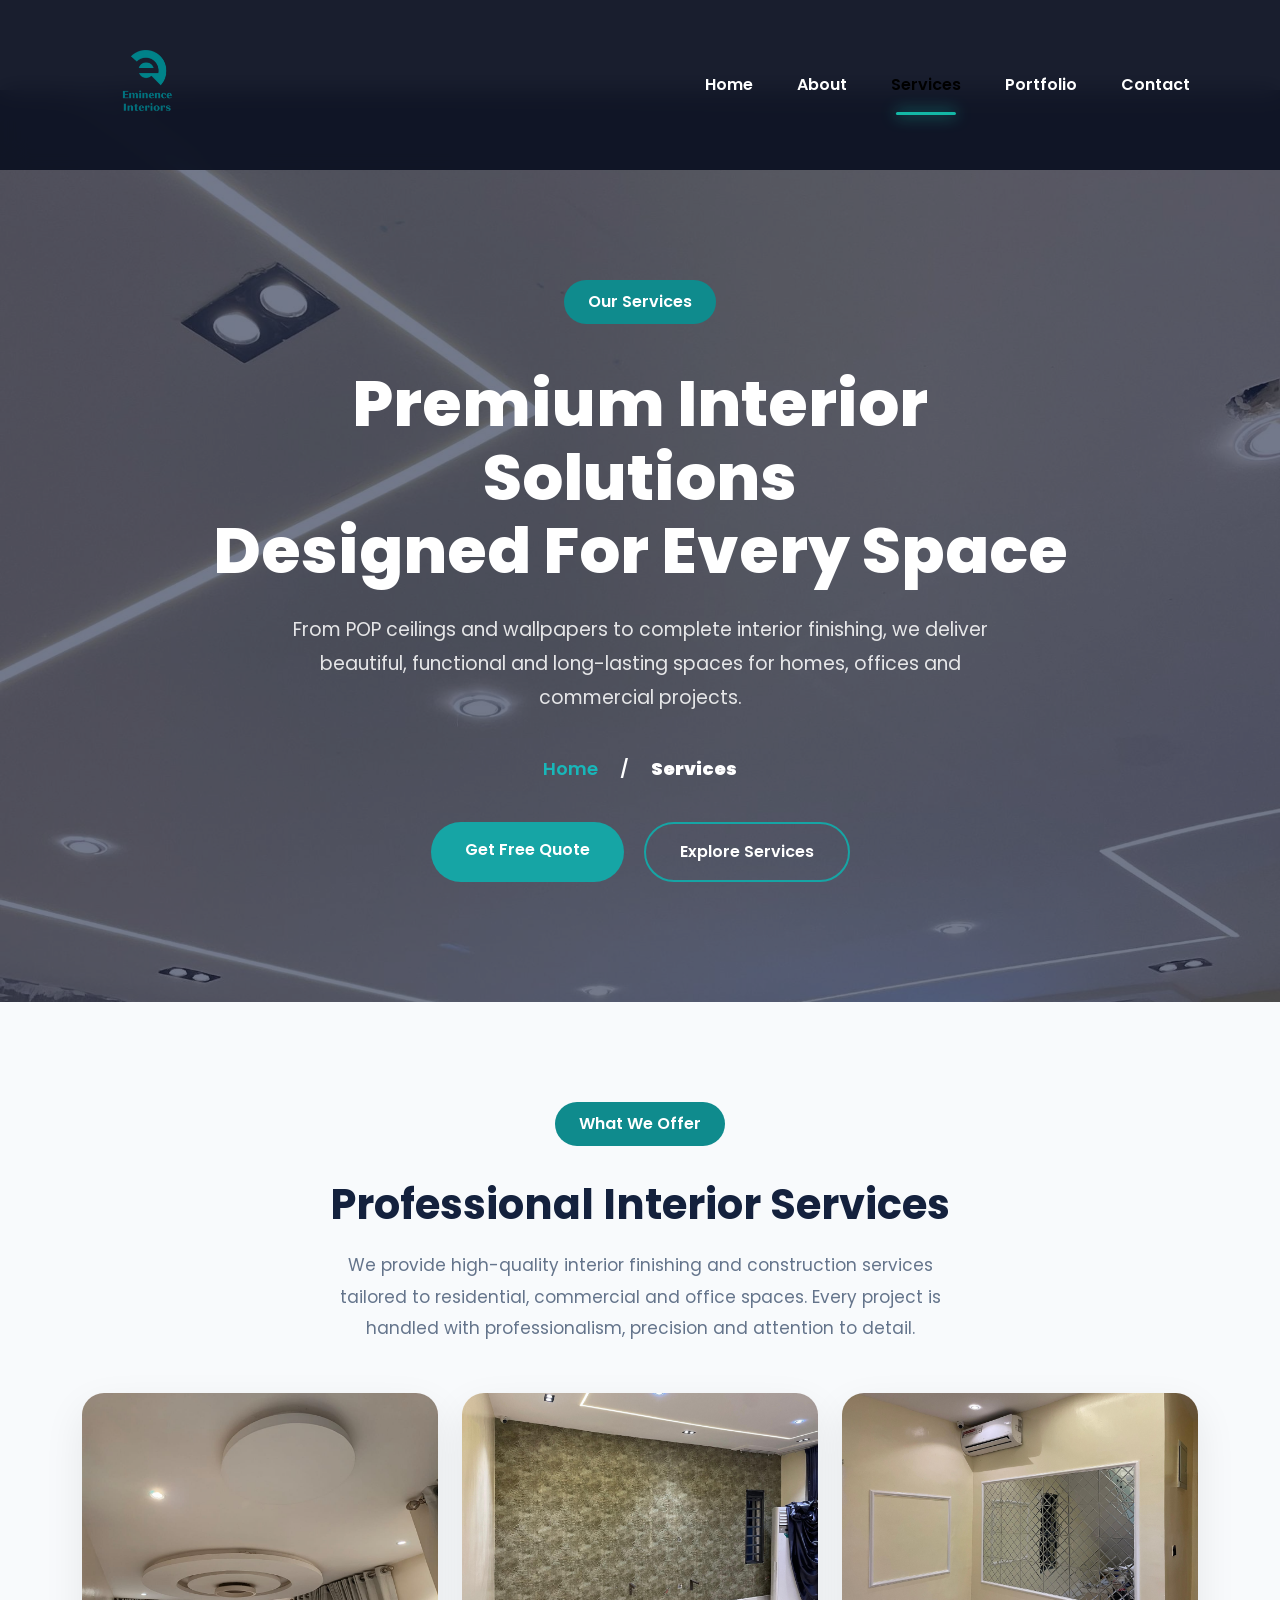
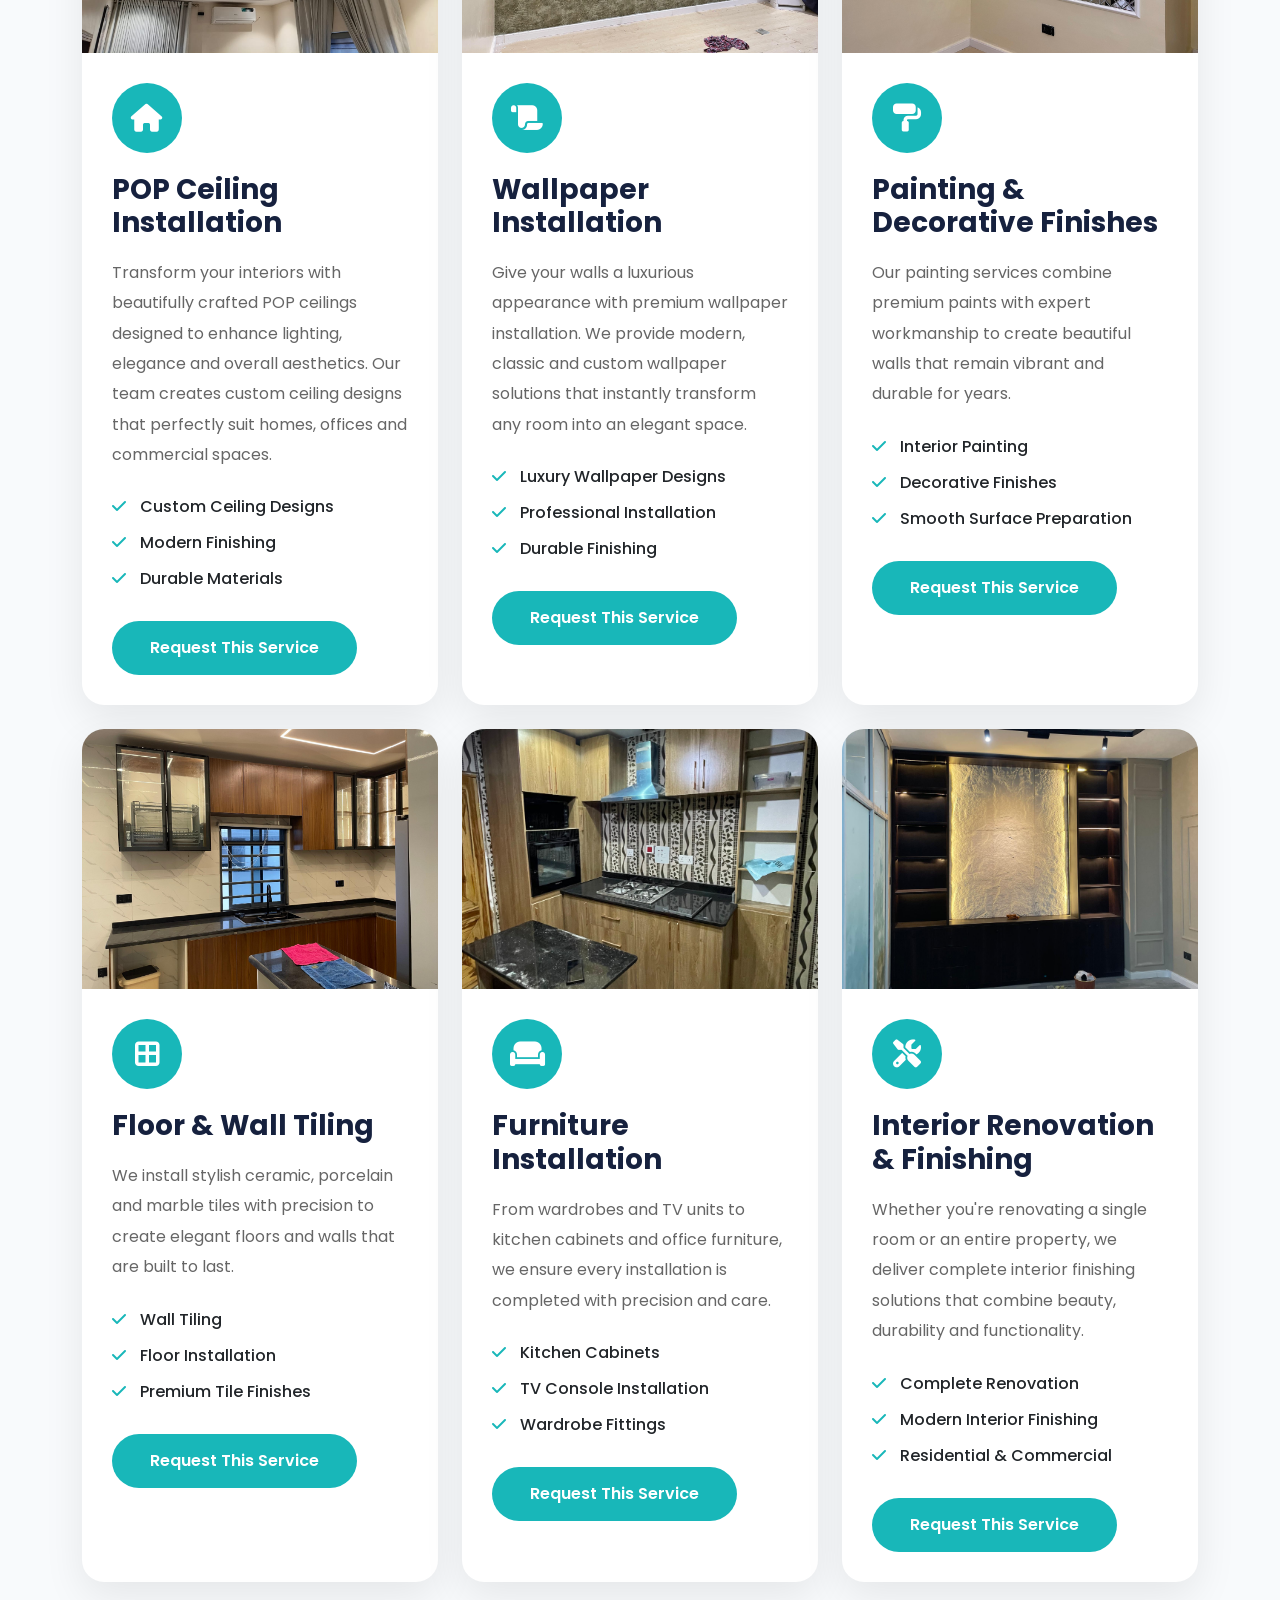
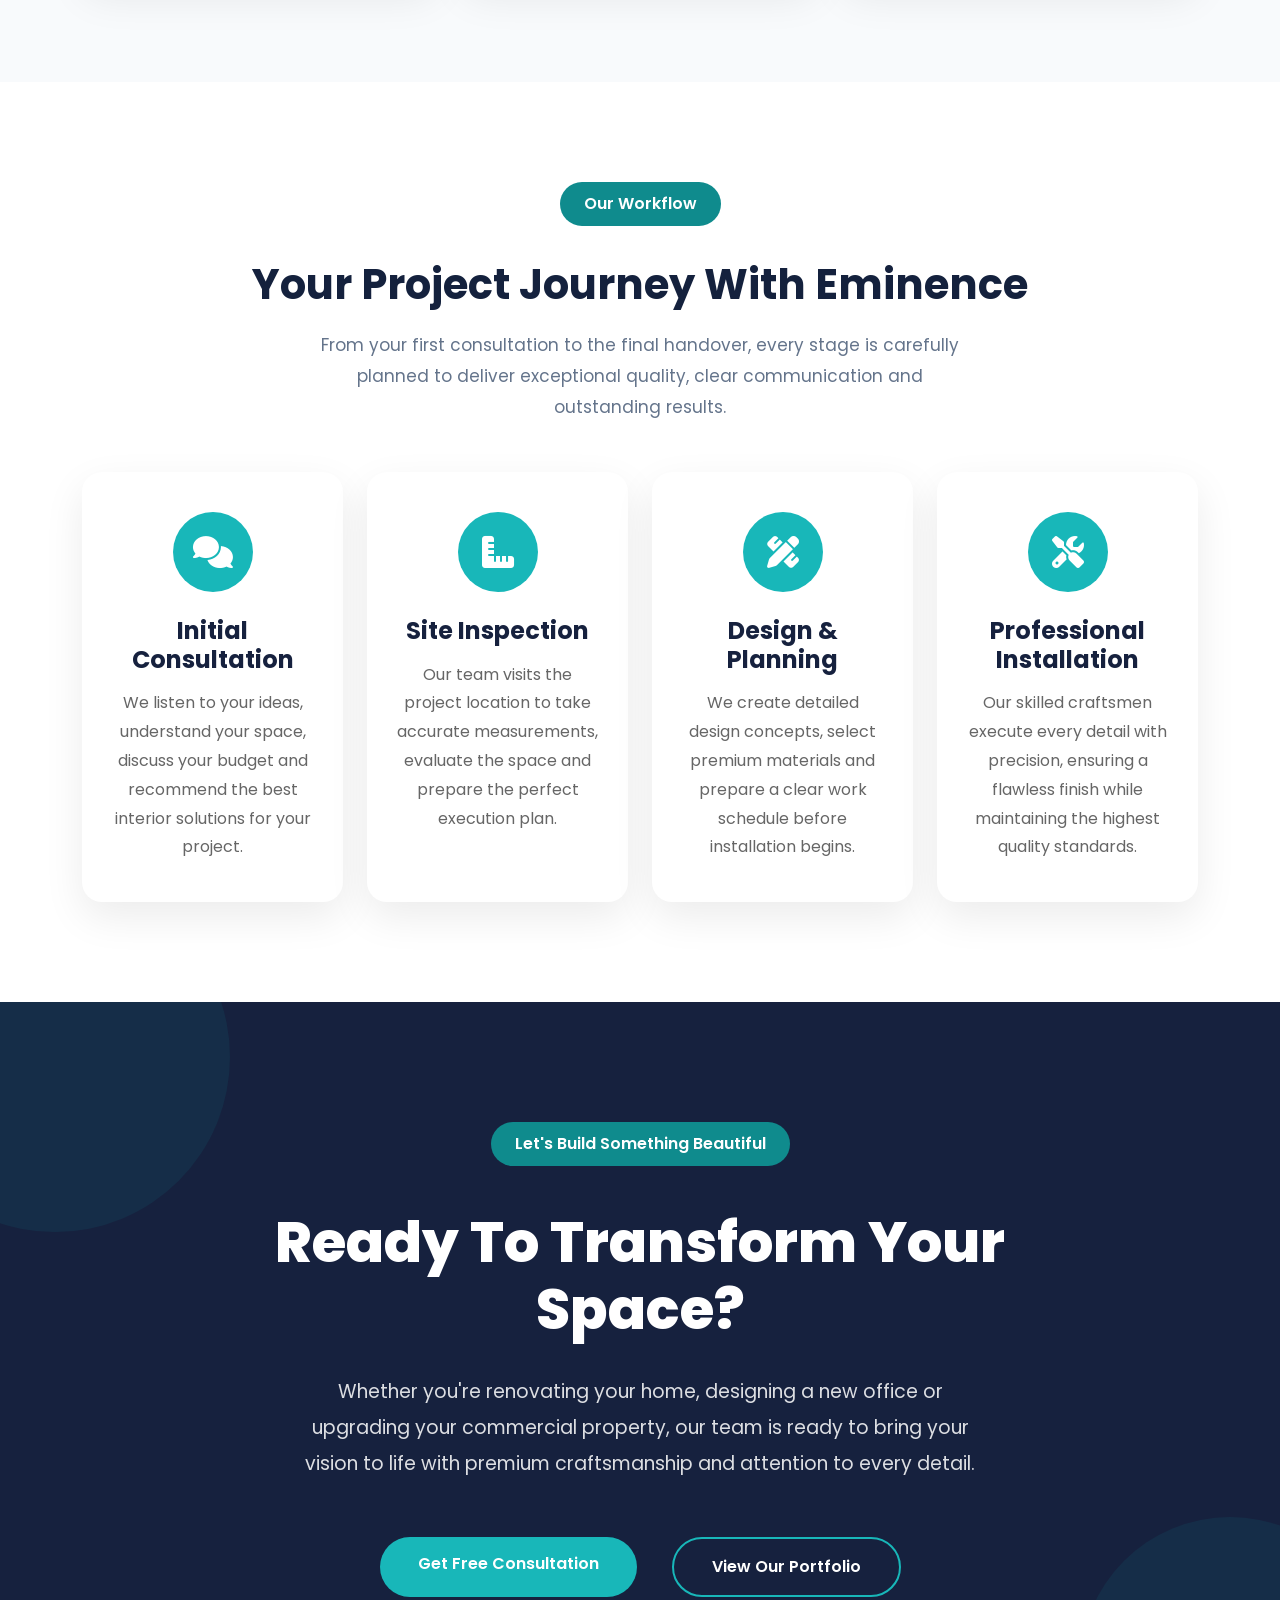
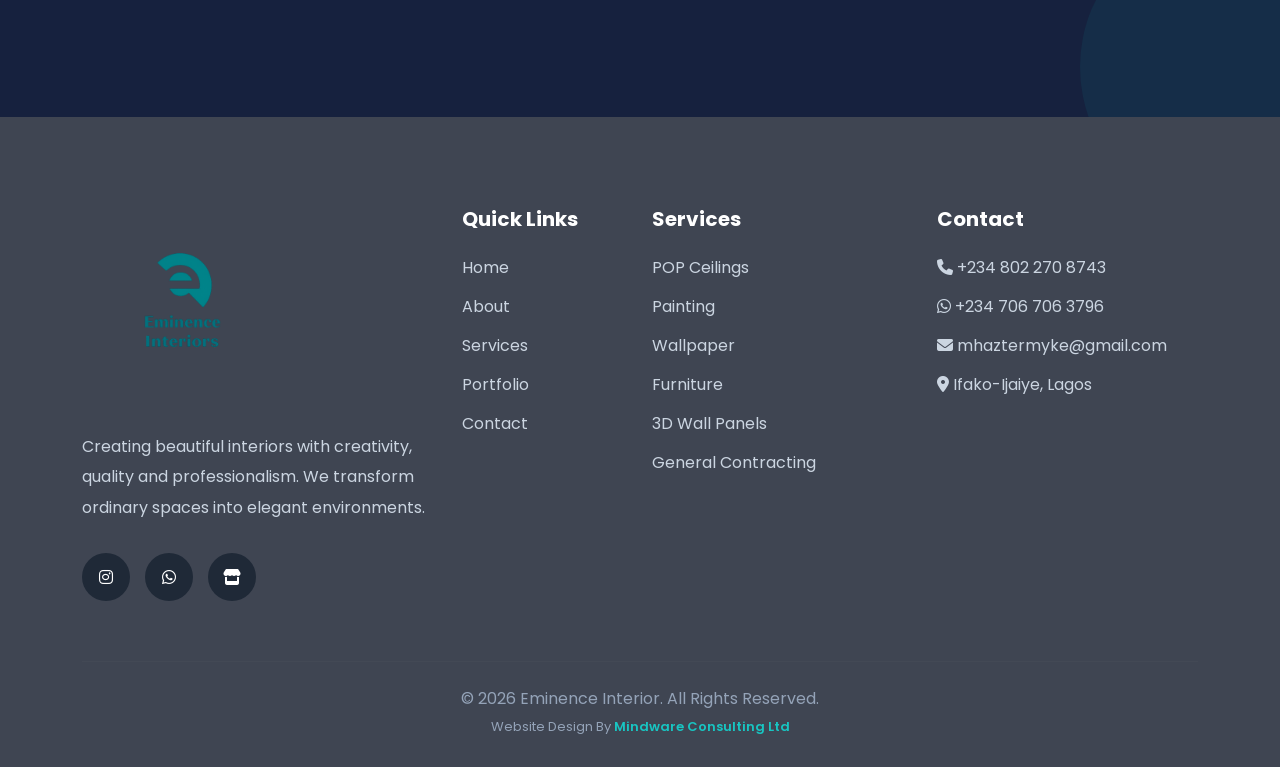
<file: services.html>
<!DOCTYPE html>
<html lang="en">

<head>

    <meta charset="UTF-8">

    <meta name="viewport" content="width=device-width, initial-scale=1.0">

    <title>Services | Eminence Interior</title>

    <!-- Bootstrap -->

    <link href="https://cdn.jsdelivr.net/npm/bootstrap@5.3.8/dist/css/bootstrap.min.css" rel="stylesheet">

    <!-- Font Awesome -->

    <link rel="stylesheet"
        href="https://cdnjs.cloudflare.com/ajax/libs/font-awesome/6.7.2/css/all.min.css">

    <!-- Google Fonts -->

    <link rel="preconnect" href="https://fonts.googleapis.com">

    <link rel="preconnect" href="https://fonts.gstatic.com" crossorigin>

    <link href="https://fonts.googleapis.com/css2?family=Poppins:wght@300;400;500;600;700;800&display=swap"
        rel="stylesheet">

    <link rel="stylesheet" href="css/style.css">

</head>

<body>

     <!--================== Navbar ==================-->

<nav class="navbar navbar-expand-lg fixed-top">

    <div class="container">

        <a class="navbar-brand" href="/">

            <img src="images/logo/logo.png" alt="Logo">

        </a>

        <button class="navbar-toggler bg-light"
            type="button"
            data-bs-toggle="collapse"
            data-bs-target="#navbarNav">

            <span class="navbar-toggler-icon"></span>

        </button>

        <div class="collapse navbar-collapse" id="navbarNav">

            <ul class="navbar-nav ms-auto">

                <li class="nav-item">
                    <a class="nav-link" href="/">Home</a>
                </li>

                <li class="nav-item">
                    <a class="nav-link" href="/about">About</a>
                </li>

                <li class="nav-item">
                    <a class="nav-link active" href="/services">Services</a>
                </li>

                <li class="nav-item">
                    <a class="nav-link" href="/portfolio">Portfolio</a>
                </li>

                <li class="nav-item">
                    <a class="nav-link" href="/contact">Contact</a>
                </li>

            </ul>

        </div>

    </div>

</nav>

<!--==============================
        SERVICES HERO
================================-->

<section class="page-hero services-hero">

    <div class="overlay"></div>

    <div class="container">

        <div class="hero-content">

            <span class="section-tag">
                Our Services
            </span>

            <h1>
                Premium Interior Solutions
                <br>
                Designed For Every Space
            </h1>

            <p>
                From POP ceilings and wallpapers to complete interior finishing,
                we deliver beautiful, functional and long-lasting spaces for
                homes, offices and commercial projects.
            </p>

            <div class="breadcrumb">

                <a href="/">Home</a>

                <span>/</span>

                <strong>Services</strong>

            </div>

            <div class="hero-buttons">
                <a href="/contact" class="btn-primary">
                Get Free Quote
                </a>

                <a href="#services" class="btn-secondary">
                Explore Services
                </a>
            </div>

        </div>

    </div>

</section>

<!--==============================
        OUR SERVICES
================================-->

<section class="services-main section-padding">

    <div class="container">

        <div class="text-center mb-5">

            <span class="section-tag">
                What We Offer
            </span>

            <h2 class="section-title mt-3">
                Professional Interior Services
            </h2>

            <p class="section-subtitle">
                We provide high-quality interior finishing and construction
                services tailored to residential, commercial and office spaces.
                Every project is handled with professionalism, precision and
                attention to detail.
            </p>

        </div>

        <div class="row g-4">
            <div class="col-lg-4 col-md-6">

<div class="service-details-card">

<img src="images/services/services2.png" alt="POP Ceiling">

<div class="service-body">

<div class="service-icon">

<i class="fa-solid fa-house"></i>

</div>

<h3>POP Ceiling Installation</h3>

<p>

Transform your interiors with beautifully crafted POP ceilings
designed to enhance lighting, elegance and overall aesthetics.
Our team creates custom ceiling designs that perfectly suit
homes, offices and commercial spaces.

</p>

<ul>

<li><i class="fa-solid fa-check"></i> Custom Ceiling Designs</li>

<li><i class="fa-solid fa-check"></i> Modern Finishing</li>

<li><i class="fa-solid fa-check"></i> Durable Materials</li>

</ul>

<a href="/contact" class="btn-main">

Request This Service

</a>

</div>

</div>

</div>

<div class="col-lg-4 col-md-6">

    <div class="service-details-card">

        <img src="images/services/services.png" alt="Wallpaper Installation">

        <div class="service-body">

            <div class="service-icon">
                <i class="fa-solid fa-scroll"></i>
            </div>

            <h3>Wallpaper Installation</h3>

            <p>
                Give your walls a luxurious appearance with premium wallpaper
                installation. We provide modern, classic and custom wallpaper
                solutions that instantly transform any room into an elegant space.
            </p>

            <ul>
                <li><i class="fa-solid fa-check"></i> Luxury Wallpaper Designs</li>
                <li><i class="fa-solid fa-check"></i> Professional Installation</li>
                <li><i class="fa-solid fa-check"></i> Durable Finishing</li>
            </ul>

            <a href="/contact" class="btn-main">
                Request This Service
            </a>

        </div>

    </div>

</div>

<div class="col-lg-4 col-md-6">

    <div class="service-details-card">

        <img src="images/services/services7.png" alt="Painting">

        <div class="service-body">

            <div class="service-icon">
                <i class="fa-solid fa-paint-roller"></i>
            </div>

            <h3>Painting & Decorative Finishes</h3>

            <p>
                Our painting services combine premium paints with expert
                workmanship to create beautiful walls that remain vibrant
                and durable for years.
            </p>

            <ul>
                <li><i class="fa-solid fa-check"></i> Interior Painting</li>
                <li><i class="fa-solid fa-check"></i> Decorative Finishes</li>
                <li><i class="fa-solid fa-check"></i> Smooth Surface Preparation</li>
            </ul>

            <a href="/contact" class="btn-main">
                Request This Service
            </a>

        </div>

    </div>

</div>

<div class="col-lg-4 col-md-6">

    <div class="service-details-card">

        <img src="images/services/services8.png" alt="Floor Tiling">

        <div class="service-body">

            <div class="service-icon">
                <i class="fa-solid fa-border-all"></i>
            </div>

            <h3>Floor & Wall Tiling</h3>

            <p>
                We install stylish ceramic, porcelain and marble tiles with
                precision to create elegant floors and walls that are built
                to last.
            </p>

            <ul>
                <li><i class="fa-solid fa-check"></i> Wall Tiling</li>
                <li><i class="fa-solid fa-check"></i> Floor Installation</li>
                <li><i class="fa-solid fa-check"></i> Premium Tile Finishes</li>
            </ul>

            <a href="/contact" class="btn-main">
                Request This Service
            </a>

        </div>

    </div>

</div>

<div class="col-lg-4 col-md-6">

    <div class="service-details-card">

        <img src="images/services/services3.png" alt="Furniture Installation">

        <div class="service-body">

            <div class="service-icon">
                <i class="fa-solid fa-couch"></i>
            </div>

            <h3>Furniture Installation</h3>

            <p>
                From wardrobes and TV units to kitchen cabinets and office
                furniture, we ensure every installation is completed with
                precision and care.
            </p>

            <ul>
                <li><i class="fa-solid fa-check"></i> Kitchen Cabinets</li>
                <li><i class="fa-solid fa-check"></i> TV Console Installation</li>
                <li><i class="fa-solid fa-check"></i> Wardrobe Fittings</li>
            </ul>

            <a href="/contact" class="btn-main">
                Request This Service
            </a>

        </div>

    </div>

</div>

<div class="col-lg-4 col-md-6">

    <div class="service-details-card">

        <img src="images/services/services9.png" alt="Interior Finishing">

        <div class="service-body">

            <div class="service-icon">
                <i class="fa-solid fa-screwdriver-wrench"></i>
            </div>

            <h3>Interior Renovation & Finishing</h3>

            <p>
                Whether you're renovating a single room or an entire property,
                we deliver complete interior finishing solutions that combine
                beauty, durability and functionality.
            </p>

            <ul>
                <li><i class="fa-solid fa-check"></i> Complete Renovation</li>
                <li><i class="fa-solid fa-check"></i> Modern Interior Finishing</li>
                <li><i class="fa-solid fa-check"></i> Residential & Commercial</li>
            </ul>

            <a href="/contact" class="btn-main">
                Request This Service
            </a>

        </div>

    </div>

</div>

        </div><!-- /.row g-4 -->

    </div><!-- /.container -->

</section><!-- /.services-main -->

<!--==============================
        HOW WE WORK
================================-->

<section class="work-process section-padding">

    <div class="container">

        <div class="text-center mb-5">

            <span class="section-tag">
                Our Workflow
            </span>

            <h2 class="section-title mt-3">
                Your Project Journey With Eminence
            </h2>

            <p class="section-subtitle">
                From your first consultation to the final handover, every stage is carefully
                planned to deliver exceptional quality, clear communication and outstanding results.
            </p>

        </div>

        <div class="row g-4">

            <div class="col-lg-3 col-md-6">

                <div class="process-card">

                    <div class="process-icon">
                        <i class="fa-solid fa-comments"></i>
                    </div>

                    <h4>Initial Consultation</h4>

                    <p>
                      We listen to your ideas, understand your space, discuss your budget and recommend the best interior solutions for your project.
                    </p>

                </div>

            </div>

            <div class="col-lg-3 col-md-6">

                <div class="process-card">

                    <div class="process-icon">
                        <i class="fa-solid fa-ruler-combined"></i>
                    </div>

                    <h4>Site Inspection</h4>

                    <p>
                        Our team visits the project location to take accurate measurements, evaluate the space and prepare the perfect execution plan.
                    </p>

                </div>

            </div>

            <div class="col-lg-3 col-md-6">

                <div class="process-card">

                    <div class="process-icon">
                        <i class="fa-solid fa-pencil-ruler"></i>
                    </div>

                    <h4>Design & Planning</h4>

                    <p>
                        We create detailed design concepts, select premium materials and prepare a clear work schedule before installation begins.
                    </p>

                </div>

            </div>

            <div class="col-lg-3 col-md-6">

                <div class="process-card">

                    <div class="process-icon">
                        <i class="fa-solid fa-screwdriver-wrench"></i>
                    </div>

                    <h4>Professional Installation</h4>

                    <p>
                        Our skilled craftsmen execute every detail with precision, ensuring a flawless finish while maintaining the highest quality standards.
                    </p>

                </div>

            </div>

        </div>

    </div>

</section>

<!--==============================
        CALL TO ACTION
================================-->

<section class="services-cta section-padding">

    <div class="container">

        <div class="cta-box">

            <span class="section-tag">
                Let's Build Something Beautiful
            </span>

            <h2>
                Ready To Transform Your Space?
            </h2>

            <p>
                Whether you're renovating your home, designing a new office or
                upgrading your commercial property, our team is ready to bring
                your vision to life with premium craftsmanship and attention to
                every detail.
            </p>

            <div class="cta-buttons">

                <a href="/contact" class="btn-main">
                    Get Free Consultation
                </a>

                <a href="/portfolio" class="btn-outline">
                    View Our Portfolio
                </a>

            </div>

        </div>

    </div>

</section>

<!-- ================= FOOTER ================= -->

<footer class="footer">

    <div class="container">

        <div class="row gy-5">

            <!-- Company -->

            <div class="col-lg-4">

                <img src="images/logo/logo.png" class="footer-logo" alt="Logo">

                <p class="footer-text">

                    Creating beautiful interiors with
                    creativity, quality and professionalism.
                    We transform ordinary spaces into
                    elegant environments.

                </p>

                <div class="social-links">

                    <a href="https://www.instagram.com/eminence_interior" target="_blank">

                        <i class="fab fa-instagram"></i>

                    </a>

                    <a href="https://wa.me/2347067063796" target="_blank">

                        <i class="fab fa-whatsapp"></i>

                    </a>

                    <a href="https://jiji.ng/shop/emineceinterior" target="_blank">

                        <i class="fas fa-store"></i>

                    </a>

                </div>

            </div>

            <!-- Links -->

            <div class="col-lg-2">

                <h5>Quick Links</h5>

                <ul>

                    <li><a href="/">Home</a></li>

                    <li><a href="/about">About</a></li>

                    <li><a href="/services">Services</a></li>

                    <li><a href="/portfolio">Portfolio</a></li>

                    <li><a href="/contact">Contact</a></li>

                </ul>

            </div>

            <!-- Services -->

            <div class="col-lg-3">

                <h5>Services</h5>

                <ul>

                    <li>POP Ceilings</li>

                    <li>Painting</li>

                    <li>Wallpaper</li>

                    <li>Furniture</li>

                    <li>3D Wall Panels</li>

                    <li>General Contracting</li>

                </ul>

            </div>

            <!-- Contact -->

            <div class="col-lg-3">

                <h5>Contact</h5>

                <ul>

                    <li>

                        <a href="tel:+2348022708743">
                            <i class="fas fa-phone"></i>
                            +234 802 270 8743
                        </a>

                    </li>

                    <li>

                        <a href="https://wa.me/2347067063796" target="_blank">
                            <i class="fab fa-whatsapp"></i>
                            +234 706 706 3796
                        </a>

                    </li>

                    <li>

                        <a href="mailto:mhaztermyke@gmail.com">
                            <i class="fas fa-envelope"></i>
                            mhaztermyke@gmail.com
                        </a>

                    </li>

                    <li>

                        <a href="https://maps.google.com/?q=40+Olainukan+Street,+Ifako-Ijaiye,+Lagos" target="_blank">
                            <i class="fas fa-map-marker-alt"></i>
                            Ifako-Ijaiye, Lagos
                        </a>

                    </li>

                </ul>

            </div>

        </div>

        <hr>

        <div class="footer-bottom">

            <p style="margin-bottom:6px;">© 2026 Eminence Interior. All Rights Reserved.</p>
            <p style="font-size:13px;color:#94a3b8;margin:0;">
                Website Design By
                <a href="https://mindwareconsult.com.ng/" target="_blank" rel="noopener noreferrer"
                   style="color:#18c5c2;font-weight:600;text-decoration:none;transition:.3s;"
                   onmouseover="this.style.color='#fff'" onmouseout="this.style.color='#18c5c2'">
                    Mindware Consulting Ltd
                </a>
            </p>

        </div>

    </div>

</footer>

<script>
window.addEventListener("scroll", function () {
    document.querySelector(".navbar").classList.toggle("scrolled", window.scrollY > 50);
});
</script>

<script src="https://cdn.jsdelivr.net/npm/bootstrap@5.3.8/dist/js/bootstrap.bundle.min.js"></script>

</body>

</html>
</file>
<file: css/style.css>
/* Google Font */

@import url('https://fonts.googleapis.com/css2?family=Poppins:wght@300;400;500;600;700;800&display=swap');

*{
    margin:0;
    padding:0;
    box-sizing:border-box;
    font-family:'Poppins',sans-serif;
}

body{
    overflow-x:hidden;
}

/* Navbar */

.navbar{

    position:fixed;

    top:0;

    left:0;

    width:100%;

    background:rgba(13,18,35,.95);

    backdrop-filter:blur(12px);

    z-index:999;

    transition:.4s;

    padding:15px 0;

}

.navbar-brand img{
    width:130px;
    height:auto;
}

.nav-link{

    position:relative;

    color:white;

    font-weight:600;

    margin-left:28px;

    transition:.3s;

}

.nav-link:hover{

    color:#14b8a6;

}

.nav-link::after{

    content:"";

    position:absolute;

    left:50%;

    bottom:-10px;

    width:0;

    height:3px;

    background:#14b8a6;

    border-radius:50px;

    transform:translateX(-50%);

    transition:.3s;

}

.nav-link:hover::after{

    width:70%;

}

.nav-link.active{

    color:#14b8a6;

}

.nav-link.active::after{

    width:70%;

    box-shadow:0 0 15px #14b8a6;

}

.navbar.scrolled{
    background:#111827;
    box-shadow:0 5px 20px rgba(0,0,0,.2);
}

.navbar.scrolled .nav-link{
    color:#fff;
}

.navbar.scrolled .nav-link:hover{
    color:#14b8a6;
}

/* ================= HERO ================= */

.hero{

    background:url("../images/hero/hero.png") center center/cover no-repeat;

    min-height:100vh;

    position:relative;

    margin-top:90px;

}

.hero .container{
    padding-top:120px;
}

.hero-overlay{

    background:rgba(0,0,0,.55);

    min-height:100vh;

    display:flex;

    align-items:center;

}

.hero-tag{

    display:inline-block;

    background:#0F766E;

    color:#fff;

    padding:8px 18px;

    border-radius:30px;

    margin-bottom:20px;

    font-weight:600;

}

.hero h1{

    color:#fff;

    font-size:72px;

    font-weight:700;

    line-height:1.1;

    margin-bottom:20px;

}

.hero p{

    color:#ddd;

    font-size:18px;

    line-height:1.8;

    max-width:650px;

}

.hero-btns{

    margin-top:35px;

}

.btn-main{

    background:#0F766E;

    color:#fff;

    padding:14px 34px;

    border-radius:50px;

    margin-right:15px;

    font-weight:600;

}

.btn-main:hover{

    background:#0b5d57;

    color:#fff;

}

.btn-outline-light{

    padding:14px 34px;

    border-radius:50px;

}

.btn-outline-light:hover{

    background:#fff;

    color:#000;

}

/* Legacy 768px block — kept minimal; detailed rules are in the
   Global Responsive Improvements section at the bottom of this file */
@media (max-width:768px){

.service-content{
    text-align:center;
}

}

.about{

    padding:120px 0;

    background:#fff;

}

.section-tag{

    display:inline-block;

    background:#0f8f8f;

    color:#fff;

    padding:10px 24px;

    border-radius:50px;

    font-weight:600;

    margin-bottom:25px;

}

.section-title{

    font-size:3.2rem;

    font-weight:700;

    color:#132238;

    line-height:1.2;

    margin-bottom:25px;

}

.about-text{

    font-size:17px;

    line-height:1.9;

    color:#666;

}

.about-features{

    margin-top:35px;

}

.about-features p{

    font-size:18px;

    margin-bottom:18px;

    font-weight:500;

}

.about-features i{

    color:#0f8f8f;

    margin-right:12px;

}

.about-img{

    width:100%;

    height:650px;

    object-fit:cover;

    border-radius:25px;

    box-shadow:0 20px 60px rgba(0,0,0,.15);

    transition:.5s ease;

}

.about-img:hover img{

    transform:scale(1.08);

}

/* WHY CHOOSE US */

.why-us{

    background:#f7f9fc;

    padding:120px 0;

}

.section-description{

    max-width:650px;

    margin:20px auto 0;

    color:#666;

    font-size:17px;

    line-height:1.8;

}

.why-card{

    background:#fff;

    border-radius:25px;

    overflow:hidden;

    box-shadow:0 15px 40px rgba(0,0,0,.08);

    transition:.4s ease;

    height:100%;

}

.why-card:hover{

    transform:translateY(-12px);

    box-shadow:0 30px 60px rgba(0,0,0,.15);

}

.why-image{

    overflow:hidden;

}

.why-image img{

    width:100%;

    height:270px;

    object-fit:cover;

    transition:.5s ease;

}

.why-card:hover img{

    transform:scale(1.08);

}

.why-content{

    padding:30px;

}

.why-content h4{

    font-size:24px;

    font-weight:700;

    color:#132238;

    margin-bottom:15px;

}

.why-content p{

    color:#666;

    line-height:1.8;

    font-size:16px;

}

/* ===========================
        SERVICES
=========================== */

.services{

    padding:120px 0;

    background:#fff;

}

.service-card{

    background:#fff;

    border-radius:25px;

    overflow:hidden;

    box-shadow:0 15px 40px rgba(0,0,0,.08);

    transition:.4s ease;

    height:100%;

}

.service-card:hover{

    transform:translateY(-12px);

    box-shadow:0 25px 60px rgba(0,0,0,.15);

}

.service-card img{

    width:100%;

    height:270px;

    object-fit:cover;

    transition:.5s ease;

}

.service-card:hover img{

    transform:scale(1.08);

}

.service-content{

    padding:30px;

}

.service-content h4{

    color:#132238;

    font-size:24px;

    font-weight:700;

    margin-bottom:15px;

}

.service-content p{

    color:#666;

    line-height:1.8;

    margin-bottom:0;

}

/* ===========================
      PORTFOLIO PREVIEW
=========================== */

.portfolio-preview{

    padding:80px 0;

    background:#f7f9fc;

}

.portfolio-item{

    position:relative;

    overflow:hidden;

    border-radius:25px;

    box-shadow:0 15px 40px rgba(0,0,0,.08);

    transition:.4s ease;

}

.portfolio-item:hover{

    transform:translateY(-10px);

    box-shadow:0 25px 60px rgba(0,0,0,.15);

}

.portfolio-item img{

    width:100%;

    height:330px;

    object-fit:cover;

    transition:.6s ease;

}

.portfolio-item:hover img{

    transform:scale(1.1);

}

.portfolio-overlay{

    position:absolute;

    inset:0;

    background:linear-gradient(
        rgba(0,0,0,.05),
        rgba(0,0,0,.75)
    );

    display:flex;

    flex-direction:column;

    justify-content:flex-end;

    align-items:center;

    padding:30px;

    opacity:0;

    transition:.45s ease;

}

.portfolio-item:hover .portfolio-overlay{

    opacity:1;

}

.portfolio-overlay h4{

    color:#fff;

    font-size:24px;

    margin-bottom:12px;

    transform:translateY(20px);

    transition:.45s;

}

.portfolio-overlay a{

    color:#fff;

    text-decoration:none;

    background:#0f8f8f;

    padding:12px 25px;

    border-radius:50px;

    transform:translateY(20px);

    transition:.45s;

}

.portfolio-item:hover .portfolio-overlay h4,

.portfolio-item:hover .portfolio-overlay a{

    transform:translateY(0);

}

/* ===========================
      CONTACT PREVIEW
=========================== */

.contact-preview{

    padding:120px 0;

    background:#ffffff;

}

.contact-card{

    background:#fff;

    padding:35px 30px;

    border-radius:20px;

    text-align:center;

    box-shadow:0 15px 40px rgba(0,0,0,.08);

    transition:.4s;

    height:100%;

}

.contact-card:hover{

    transform:translateY(-10px);

    box-shadow:0 25px 60px rgba(0,0,0,.15);

}

.contact-card i{

    font-size:42px;

    color:#18c5c2;

    margin-bottom:20px;

    transition:.4s;

}

.contact-card:hover i{

    transform:scale(1.15);

}

.contact-card h5{

    font-size:22px;

    font-weight:700;

    margin-bottom:15px;

    color:#132238;

}

.contact-card p{

    color:#666;

    line-height:1.7;

    margin-bottom:0;

}

.contact-card a{

    color:#555;

    text-decoration:none;

    transition:.35s;

    font-weight:500;

}

.contact-card a:hover{

    color:#18c5c2;

}

.contact-preview .btn-main{
    display: inline-block;
    margin-top: 35px;
    padding: 16px 38px;
    border-radius: 50px;
    background: #0f9d9a;
    color: #fff;
    font-weight: 600;
    text-decoration: none;
    transition: all .35s ease;
}

.contact-preview .btn-main:hover{
    background: #0b7e7c;
    transform: translateY(-4px);
    box-shadow: 0 12px 30px rgba(15,157,154,.35);
}

/* =========================
CTA SECTION
========================= */

.cta-section{

    position:relative;

    background:url("../images/portfolio/portfolio8.png") center center/cover;

    padding:140px 0;

    overflow:hidden;

}

.cta-overlay{

    position:absolute;

    inset:0;

    background:rgba(8,15,32,.82);

}

.cta-content{

    position:relative;

    z-index:2;

    max-width:760px;

    margin:auto;

    text-align:center;

    color:white;

}

.cta-content h2{

    font-size:58px;

    font-weight:800;

    line-height:1.15;

    margin:25px 0;

}

.cta-content p{

    color:#d9d9d9;

    font-size:18px;

    line-height:1.9;

    margin-bottom:45px;

}

.cta-buttons{

    display:flex;

    justify-content:center;

    gap:20px;

    flex-wrap:wrap;

}

.btn-outline{

    display:flex;

    align-items:center;

    justify-content:center;

    gap:10px;

    padding:15px 35px;

    border:2px solid #19d3cf;

    border-radius:50px;

    color:#19d3cf;

    text-decoration:none;

    font-weight:600;

    transition:.4s;

}

.btn-outline:hover{

    background:#19d3cf;

    color:white;

    transform:translateY(-6px);

    box-shadow:0 15px 40px rgba(25,211,207,.35);

}

.cta-content{

    animation:fadeUp 1s ease;

}

/*=========================
        FOOTER
=========================*/

.footer{

    background:#3f4552;

    color:#fff;

    padding:90px 0 30px;

}

.footer-logo{

    width:200px;

    margin-bottom:25px;

}

.footer-text{

    color:#cbd5e1;

    line-height:1.9;

    margin-bottom:30px;

}

.footer h5{

    margin-bottom:25px;

    font-weight:700;

}

.footer ul{

    list-style:none;

    padding:0;

}

.footer ul li{

    margin-bottom:15px;

    color:#cbd5e1;

}

.footer ul li a{

    color:#cbd5e1;

    text-decoration:none;

    transition:.35s;

}

.footer ul li a:hover{

    color:#18c5c2;

    padding-left:6px;

}

.footer a{
    color:#cbd5e1;
    text-decoration:none;
    transition:.3s;
}

.footer a:hover{
    color:#18c5c2;
}

.social-links{

    display:flex;

    gap:15px;

}

.social-links a{

    width:48px;

    height:48px;

    border-radius:50%;

    background:#1f2937;

    display:flex;

    justify-content:center;

    align-items:center;

    color:#fff;

    transition:.35s;

    text-decoration:none;

}

.social-links a:hover{

    background:#18c5c2;

    transform:translateY(-5px);

}

.footer hr{

    border-color:rgba(255,255,255,.08);

    margin:60px 0 25px;

}

.footer-bottom{

    text-align:center;

    color:#94a3b8;

}

/*=========================
      PAGE HERO
=========================*/

.page-hero{

    background:
    linear-gradient(rgba(11,22,43,.72),
    rgba(11,22,43,.72)),
    url("../images/about/about3.png");

    background-size:cover;

    background-position:center;

    min-height:100vh;

    display:flex;

    align-items:center;

    padding-top: 120px;

    padding-bottom: 120px;

    margin-top:90px;

    text-align:center;

    color:#fff;

}

.page-hero-content{

    max-width:800px;

    margin:auto;

}

.page-hero h1{

    font-size:64px;

    line-height: 1.15;

    font-weight:800;

    margin:25px 0;

}

.page-hero p{

    font-size:20px;

    line-height:1.9;

    color:#e2e8f0;

}

.breadcrumb{

    margin-top:40px;

    display:flex;

    justify-content:center;

    gap:12px;

    font-weight:600;

}

.breadcrumb a{

    color:#18c5c2;

    text-decoration:none;

}

/*=========================
    COMPANY STORY
==========================*/

.company-story{

    padding:80px 0;
    background:#fff;

}

.story-image{

    overflow:hidden;
    border-radius:25px;
    box-shadow:0 20px 60px rgba(0,0,0,.12);

}

.story-image img{

    width:100%;
    transition:.6s;
    height:550px;
    object-fit:cover;
    display:block;
    border-radius: 25px;

}

.story-image:hover img{

    transform:scale(1.08);

}

.section-tag{

    display:inline-block;
    padding:10px 24px;
    border-radius:50px;
    background:#0f8b8d;
    color:#fff;
    font-weight:600;
    margin-bottom: 18px;

}

.section-title{

    font-size:2.6rem;
    font-weight:700;
    color:#14213d;
    line-height:1.2;
    margin-top:15px;
    margin-bottom:20px;

}

.story-text{

    color:#555;
    line-height:1.9;
    font-size:17px;

}

.feature-box{

    display:flex;
    align-items:center;
    gap:15px;

    padding:18px 20px;

    background:#fff;

    border-radius:18px;

    box-shadow:0 15px 40px rgba(0,0,0,.07);

    transition:.4s;

}

.feature-box:hover{

    transform:translateY(-8px);

    box-shadow:0 20px 50px rgba(15,139,141,.2);

}

.feature-box i{

    width:50px;
    height:50px;

    border-radius:50%;

    display:flex;
    align-items:center;
    justify-content:center;

    background:#0f8b8d;
    color:white;

    font-size:20px;

}

.feature-box span{

    font-weight:600;
    color:#14213d;

}

/*==============================
        HOW WE WORK
==============================*/

.work-process{
    background:#f8fafc;
}

.section-description{
    max-width:700px;
    margin:auto;
    color:#6b7280;
    font-size:17px;
    line-height:1.8;
}

.process-card{

    position:relative;

    background:#fff;

    padding:45px 30px;

    border-radius:22px;

    text-align:center;

    overflow:hidden;

    transition:.4s;

    box-shadow:0 15px 40px rgba(0,0,0,.06);

    height:100%;

}

.process-card:hover{

    transform:translateY(-12px);

    box-shadow:0 25px 60px rgba(0,0,0,.12);

}

.process-number{

    position:absolute;

    top:18px;

    right:20px;

    font-size:40px;

    font-weight:800;

    color:rgba(0,150,136,.08);

}

.process-icon{

    width:80px;

    height:80px;

    margin:auto;

    border-radius:50%;

    background:#009688;

    display:flex;

    justify-content:center;

    align-items:center;

    color:white;

    font-size:32px;

    margin-bottom:25px;

    transition:.4s;

}

.process-card:hover .process-icon{

    transform:rotate(10deg) scale(1.1);

    background:#00bfa6;

}

.process-card h4{

    font-size:24px;

    font-weight:700;

    color:#14213d;

    margin-bottom:18px;

}

.process-card p{

    color:#6b7280;

    line-height:1.8;

    margin:0;

}

/* ================= CORE VALUES ================= */

.core-values{
    background:#f8fafc;
    margin-top: 80px;
}

.value-card{
    background:#fff;
    padding:40px 30px;
    border-radius:20px;
    text-align:center;
    transition:.4s;
    height:100%;
    box-shadow:0 12px 35px rgba(0,0,0,.06);
}

.value-card:hover{
    transform:translateY(-10px);
    box-shadow:0 25px 45px rgba(0,0,0,.12);
}

.value-icon{
    width:75px;
    height:75px;
    margin:auto;
    border-radius:50%;
    background:#18b7b9;
    display:flex;
    align-items:center;
    justify-content:center;
    margin-bottom:25px;
}

.value-icon i{
    color:#fff;
    font-size:30px;
}

.value-card h4{
    font-weight:700;
    color:#16213E;
    margin-bottom:15px;
}

.value-card p{
    color:#666;
    line-height:1.8;
}

/*==============================
      WHY CHOOSE EMINENCE
==============================*/

.why-eminence{

    background:#fff;

}

.image-grid{

    display:flex;

    flex-direction:column;

    gap:20px;

}

.img-large{

    width:100%;

    height:430px;

    object-fit:cover;

    border-radius:22px;

    transition:.5s;

    box-shadow:0 20px 50px rgba(0,0,0,.08);

}

.small-images{

    display:grid;

    grid-template-columns:1fr 1fr;

    gap:20px;

}

.small-images img{

    width:100%;

    height:200px;

    object-fit:cover;

    border-radius:20px;

    transition:.5s;

    box-shadow:0 15px 40px rgba(0,0,0,.08);

}

.img-large:hover,
.small-images img:hover{

    transform:scale(1.04);

}

.choose-list{

    display:flex;

    flex-direction:column;

    gap:18px;

}

.choose-item{

    display:flex;

    align-items:center;

    gap:15px;

    font-size:18px;

    font-weight:600;

    color:#16213E;

}

.choose-item i{

    color:#18b7b9;

    font-size:22px;

}

.btn-main{

    display:inline-block;

    padding:15px 38px;

    background:#18b7b9;

    color:#fff;

    border-radius:50px;

    text-decoration:none;

    font-weight:600;

    transition:.4s;

}

.btn-main:hover{

    background:#0f8f98;

    color:#fff;

    transform:translateY(-4px);

}

/*==============================
        ABOUT CTA
================================*/

.about-cta{

    padding:100px 0;

    background:#fff;

}

.about-cta-box{

    background:#16213E;

    border-radius:30px;

    padding:80px 60px;

    text-align:center;

    color:#fff;

    box-shadow:0 30px 60px rgba(0,0,0,.15);

}

.about-cta-box h2{

    font-size:58px;

    font-weight:800;

    margin:25px 0;

    line-height:1.2;

}

.about-cta-box p{

    max-width:760px;

    margin:auto;

    font-size:18px;

    line-height:1.9;

    opacity:.9;

}

.cta-buttons{

    display:flex;

    justify-content:center;

    gap:20px;

    margin-top:40px;

    flex-wrap:wrap;

}

.btn-outline{

    padding:15px 38px;

    border:2px solid #18b7b9;

    border-radius:50px;

    color:#fff;

    text-decoration:none;

    font-weight:600;

    transition:.4s;

}

.btn-outline:hover{

    background:#18b7b9;

    color:#fff;

    transform:translateY(-4px);

}

/*==============================
        SERVICES HERO
================================*/

.services-hero{

    position:relative;

    background:url("../images/services/services6.png") center center/cover;

    min-height:90vh;

    display:flex;

    align-items:center;

    justify-content: center;

    text-align: center;

}

.services-hero .hero-content{
    max-width: 900px;
    margin: 0 auto;
    display: block;
}

.services-hero p{
    font-size: 1.15rem;
    line-height: 1.8;
    color: rgba(255,255,255,.9);
}

.services-hero .overlay{

    position:absolute;

    inset:0;

    background:rgba(22,33,62,.60);

}

.hero-buttons{
    display:flex;
    justify-content:center;
    gap:20px;
    flex-wrap:wrap;
    margin-top:40px;
}

.btn-primary{
    background:#16a5a5;
    color:#fff;
    padding:16px 34px;
    border-radius:50px;
    text-decoration:none;
    font-weight:600;
    transition:.3s;
}

.btn-primary:hover{
    background:#0d8f8f;
    transform:translateY(-3px);
}

.btn-secondary{
    border:2px solid #16a5a5;
    color:#fff;
    padding:16px 34px;
    border-radius:50px;
    text-decoration:none;
    font-weight:600;
    transition:.3s;
}

.btn-secondary:hover{
    background:#16a5a5;
}

.hero-content{
    position: relative;
    z-index: 2;
    max-width: 850px;
    margin: 0 auto;
    padding-top: 70px;
    color: #fff;
    text-align: center;
    animation: fadeUp 1s ease;

}

@keyframes fadeUp{

from{

opacity:0;

transform:translateY(40px);

}

to{

opacity:1;

transform:translateY(0);

}

}
 
.hero-content p{
    font-size:19px;
    line-height:1.8;
    opacity:.95;
    max-width:700px;
    margin:25px auto 40px;
}

.hero-content h1{
    font-size:64px;
    font-weight:800;
    line-height:1.15;
    margin:25px auto;
}

.breadcrumb{

    margin-top:30px;
    text-align: center;
    font-size:18px;

}

.breadcrumb a{

    color:#18b7b9;

    text-decoration:none;

}

.breadcrumb span{

    margin:0 10px;

}

.breadcrumb strong{

    color:#fff;

}

/*=========================
     SERVICES PAGE
==========================*/

.services-main{

padding:100px 0;

background:#f8fafc;

}

.service-details-card{

background:#fff;

border-radius:22px;

overflow:hidden;

box-shadow:0 15px 40px rgba(0,0,0,.08);

transition:.4s;

height:100%;

display:flex;

flex-direction:column;

}

.service-details-card:hover{

transform:translateY(-12px);

box-shadow:0 25px 60px rgba(0,0,0,.15);

}

.service-details-card img{

width:100%;

height:260px;

object-fit:cover;

transition:.5s;

}

.service-details-card:hover img{

transform:scale(1.08);

}

.service-body{

padding:30px;

}

.service-icon{

width:70px;

height:70px;

background:#18b7b9;

border-radius:50%;

display:flex;

justify-content:center;

align-items:center;

color:#fff;

font-size:28px;

margin-bottom:20px;

}

.service-body h3{

font-size:28px;

font-weight:700;

margin-bottom:18px;

color:#16213E;

}

.service-body p{

color:#666;

line-height:1.9;

margin-bottom:25px;

}

.service-body ul{

list-style:none;

padding:0;

margin-bottom:30px;

}

.service-body ul li{

margin-bottom:12px;

font-weight:500;

}

.service-body ul li i{

color:#18b7b9;

margin-right:10px;

}

/*==============================
        HOW WE WORK
================================*/

.work-process{
    background:#ffffff;
    padding:110px 0;
}

.process-card{
    background:#fff;
    padding:40px 30px;
    border-radius:20px;
    text-align:center;
    box-shadow:0 15px 40px rgba(0,0,0,.08);
    transition:.4s;
    height:100%;
}

.process-card:hover{
    transform:translateY(-10px);
    box-shadow:0 25px 55px rgba(0,0,0,.15);
}

.process-icon{
    width:80px;
    height:80px;
    background:#18b7b9;
    color:#fff;
    border-radius:50%;
    display:flex;
    justify-content:center;
    align-items:center;
    margin:0 auto 25px;
    font-size:32px;
}

.process-card h4{
    color:#16213E;
    font-weight:700;
    margin-bottom:15px;
}

.process-card p{
    color:#666;
    line-height:1.8;
}

/*==============================
        SERVICES CTA
================================*/

.services-cta{

    background:#16213E;

    position:relative;

    overflow:hidden;

    padding:140px 0;

}

.services-cta::before{

    content:"";

    position:absolute;

    width:350px;

    height:350px;

    background:rgba(24,183,185,.08);

    border-radius:50%;

    top:-120px;

    left:-120px;

}

.services-cta::after{

    content:"";

    position:absolute;

    width:300px;

    height:300px;

    background:rgba(24,183,185,.08);

    border-radius:50%;

    bottom:-100px;

    right:-100px;

}

.cta-box{

    position:relative;

    z-index:2;

    max-width:850px;

    margin:auto;

    text-align:center;

    color:#fff;

    padding:20px 0;

}

.cta-box h2{

    font-size:56px;

    font-weight:800;

    margin:25px 0 30px;

}

.cta-box p{

    font-size:19px;

    line-height:1.9;

    color:rgba(255,255,255,.85);

    max-width:700px;

    margin:0 auto 55px;

}

.cta-buttons{

    display:flex;

    justify-content:center;

    gap:20px;

    flex-wrap:wrap;

}

.btn-outline{

    display:inline-block;

    padding:16px 38px;

    border:2px solid #18b7b9;

    border-radius:50px;

    color:#fff;

    text-decoration:none;

    font-weight:600;

    transition:.35s;

}

.btn-outline:hover{

    background:#18b7b9;

    color:#fff;

    transform:translateY(-4px);

}

/* ================================================
   PORTFOLIO PAGE
   Dark navy + teal accent, glassmorphism, luxury
================================================ */

/* ── Scroll Reveal ─────────────────────────────── */
.reveal {
    opacity: 0;
    transform: translateY(40px);
    transition: opacity 0.7s ease, transform 0.7s ease;
}
.reveal.visible {
    opacity: 1;
    transform: translateY(0);
}

/* ── Portfolio Hero ─────────────────────────────── */
.portfolio-hero {
    position: relative;
    background: url("../images/portfolio/portfolio.png") center center / cover no-repeat;
    min-height: 90vh;
    display: flex;
    align-items: center;
    justify-content: center;
    text-align: center;
    margin-top: 80px;
    overflow: hidden;
}

.portfolio-hero-overlay {
    position: absolute;
    inset: 0;
    background: linear-gradient(
        160deg,
        rgba(11, 22, 55, 0.88) 0%,
        rgba(10, 30, 50, 0.78) 100%
    );
}

.portfolio-hero-content {
    position: relative;
    z-index: 2;
    max-width: 860px;
    margin: 0 auto;
    padding: 80px 20px 60px;
    color: #fff;
    animation: fadeUp 1s ease;
}

.portfolio-hero-content h1 {
    font-size: 70px;
    font-weight: 800;
    line-height: 1.12;
    margin: 22px 0;
}

.portfolio-hero-content p {
    font-size: 19px;
    line-height: 1.85;
    color: rgba(255, 255, 255, 0.88);
    max-width: 700px;
    margin: 0 auto 30px;
}

/* ── Gallery Section ─────────────────────────────── */
.portfolio-gallery-section {
    background: #f8fafc;
    padding: 100px 0 110px;
}

.section-subtitle {
    max-width: 650px;
    margin: 0 auto;
    color: #64748b;
    font-size: 17px;
    line-height: 1.85;
}

/* ── Filter Bar ─────────────────────────────────── */
.filter-bar {
    display: flex;
    justify-content: center;
    flex-wrap: wrap;
    gap: 12px;
    margin-bottom: 55px;
}

.filter-btn {
    padding: 11px 28px;
    border: 2px solid #18b7b9;
    border-radius: 50px;
    background: transparent;
    color: #16213e;
    font-weight: 600;
    font-size: 15px;
    cursor: pointer;
    transition: all 0.35s ease;
    font-family: 'Poppins', sans-serif;
}

.filter-btn:hover,
.filter-btn.active {
    background: #18b7b9;
    color: #fff;
    transform: translateY(-3px);
    box-shadow: 0 10px 28px rgba(24, 183, 185, 0.35);
}

/* ── Portfolio Grid ──────────────────────────────── */
.portfolio-grid {
    display: grid;
    grid-template-columns: repeat(3, 1fr);
    gap: 28px;
}

.port-item {
    animation: fadeUp 0.5s ease forwards;
}

.port-card {
    position: relative;
    border-radius: 22px;
    overflow: hidden;
    box-shadow: 0 15px 45px rgba(0, 0, 0, 0.10);
    cursor: pointer;
    height: 320px;
    transition: transform 0.4s ease, box-shadow 0.4s ease;
}

.port-card:hover {
    transform: translateY(-10px);
    box-shadow: 0 30px 70px rgba(0, 0, 0, 0.18);
}

.port-card img {
    width: 100%;
    height: 100%;
    object-fit: cover;
    transition: transform 0.6s ease;
    display: block;
}

.port-card:hover img {
    transform: scale(1.1);
}

.port-overlay {
    position: absolute;
    inset: 0;
    background: linear-gradient(
        180deg,
        rgba(10, 20, 50, 0.05) 0%,
        rgba(10, 20, 50, 0.88) 100%
    );
    display: flex;
    align-items: flex-end;
    padding: 30px;
    opacity: 0;
    transition: opacity 0.4s ease;
}

.port-card:hover .port-overlay {
    opacity: 1;
}

.port-overlay-content {
    width: 100%;
    transform: translateY(20px);
    transition: transform 0.4s ease;
}

.port-card:hover .port-overlay-content {
    transform: translateY(0);
}

.port-category {
    display: inline-block;
    background: rgba(24, 183, 185, 0.25);
    backdrop-filter: blur(8px);
    border: 1px solid rgba(24, 183, 185, 0.5);
    color: #5ef0ee;
    padding: 4px 14px;
    border-radius: 50px;
    font-size: 12px;
    font-weight: 600;
    letter-spacing: 0.5px;
    margin-bottom: 10px;
}

.port-overlay-content h4 {
    color: #fff;
    font-size: 22px;
    font-weight: 700;
    margin: 0;
    display: flex;
    align-items: center;
    justify-content: space-between;
}

.port-arrow {
    width: 42px;
    height: 42px;
    border-radius: 50%;
    background: #18b7b9;
    display: flex;
    align-items: center;
    justify-content: center;
    color: #fff;
    text-decoration: none;
    font-size: 18px;
    flex-shrink: 0;
    transition: background 0.3s, transform 0.3s;
}

.port-arrow:hover {
    background: #0e9a9c;
    transform: scale(1.12);
    color: #fff;
}

/* ── Statistics Section ──────────────────────────── */
.portfolio-stats {
    position: relative;
    background: url("../images/portfolio/portfolio8.png") center center / cover no-repeat;
    padding: 120px 0;
    overflow: hidden;
}

.stats-overlay {
    position: absolute;
    inset: 0;
    background: rgba(10, 18, 42, 0.88);
}

.stat-card {
    position: relative;
    z-index: 2;
    background: rgba(255, 255, 255, 0.05);
    backdrop-filter: blur(14px);
    -webkit-backdrop-filter: blur(14px);
    border: 1px solid rgba(255, 255, 255, 0.10);
    border-radius: 22px;
    padding: 45px 30px;
    text-align: center;
    color: #fff;
    transition: transform 0.4s ease, box-shadow 0.4s ease;
}

.stat-card:hover {
    transform: translateY(-10px);
    box-shadow: 0 20px 55px rgba(24, 183, 185, 0.2);
    border-color: rgba(24, 183, 185, 0.35);
}

.stat-icon {
    font-size: 38px;
    color: #18b7b9;
    margin-bottom: 18px;
    line-height: 1;
}

.stat-number {
    display: inline;
    font-size: 64px;
    font-weight: 800;
    color: #fff;
    line-height: 1;
}

.stat-plus {
    display: inline;
    font-size: 46px;
    font-weight: 800;
    color: #18b7b9;
    line-height: 1;
}

.stat-label {
    font-size: 16px;
    color: rgba(255, 255, 255, 0.72);
    font-weight: 500;
    margin-top: 12px;
    letter-spacing: 0.3px;
}

/* ── Testimonials ────────────────────────────────── */
.testimonials-section {
    background: #ffffff;
    padding: 110px 0;
}

.testimonial-card {
    background: #f8fafc;
    border-radius: 24px;
    padding: 44px 36px;
    height: 100%;
    transition: transform 0.4s ease, box-shadow 0.4s ease;
    border: 1px solid rgba(24, 183, 185, 0.12);
    position: relative;
    overflow: hidden;
}

.testimonial-card::before {
    content: "";
    position: absolute;
    top: 0;
    left: 0;
    right: 0;
    height: 4px;
    background: linear-gradient(90deg, #18b7b9, #0e6e90);
    transform: scaleX(0);
    transform-origin: left;
    transition: transform 0.4s ease;
    border-radius: 24px 24px 0 0;
}

.testimonial-card:hover::before {
    transform: scaleX(1);
}

.testimonial-card:hover {
    transform: translateY(-10px);
    box-shadow: 0 25px 60px rgba(0, 0, 0, 0.1);
}

.testimonial-card.featured {
    background: #16213e;
    border-color: rgba(24, 183, 185, 0.3);
}

.testimonial-card.featured .testimonial-text {
    color: rgba(255, 255, 255, 0.85);
}

.testimonial-card.featured .testimonial-author h6 {
    color: #fff;
}

.testimonial-card.featured .testimonial-author span {
    color: rgba(255, 255, 255, 0.6);
}

.quote-icon {
    font-size: 36px;
    color: #18b7b9;
    margin-bottom: 22px;
    opacity: 0.8;
}

.testimonial-text {
    color: #555;
    font-size: 16px;
    line-height: 1.9;
    margin-bottom: 28px;
    font-style: italic;
}

.testimonial-stars {
    color: #f59e0b;
    font-size: 16px;
    margin-bottom: 28px;
    gap: 4px;
    display: flex;
}

.testimonial-author {
    display: flex;
    align-items: center;
    gap: 16px;
}

.author-avatar {
    width: 52px;
    height: 52px;
    border-radius: 50%;
    background: linear-gradient(135deg, #18b7b9, #0e6e90);
    color: #fff;
    display: flex;
    align-items: center;
    justify-content: center;
    font-weight: 700;
    font-size: 16px;
    flex-shrink: 0;
}

.testimonial-author h6 {
    font-size: 17px;
    font-weight: 700;
    color: #16213e;
    margin: 0 0 4px;
}

.testimonial-author span {
    font-size: 13px;
    color: #94a3b8;
    font-weight: 500;
}

/* ── Portfolio CTA ────────────────────────────────── */
.portfolio-cta {
    position: relative;
    background: url("../images/portfolio/portfolio9.png") center center / cover no-repeat;
    padding: 150px 0;
    overflow: hidden;
}

.portfolio-cta-overlay {
    position: absolute;
    inset: 0;
    background: rgba(10, 16, 40, 0.86);
}

.portfolio-cta-content {
    position: relative;
    z-index: 2;
    max-width: 780px;
    margin: 0 auto;
    text-align: center;
    color: #fff;
}

.portfolio-cta-content h2 {
    font-size: 60px;
    font-weight: 800;
    line-height: 1.15;
    margin: 25px 0 28px;
}

.portfolio-cta-content p {
    font-size: 18px;
    line-height: 1.9;
    color: rgba(255, 255, 255, 0.82);
    margin-bottom: 48px;
}

/* ── Portfolio Responsive ───────────────────────── */
@media (max-width: 991px) {
    .portfolio-hero {
        margin-top: 70px;
    }
    .portfolio-grid {
        grid-template-columns: repeat(2, 1fr);
    }
    .portfolio-hero-content h1 {
        font-size: 52px;
    }
    .portfolio-cta-content h2 {
        font-size: 46px;
    }
    .stat-number {
        font-size: 50px;
    }
    .stat-plus {
        font-size: 36px;
    }
}

@media (max-width: 767px) {
    .portfolio-hero {
        margin-top: 65px;
        min-height: 75vh;
    }
    .portfolio-hero-content h1 {
        font-size: 38px;
    }
    .portfolio-hero-content p {
        font-size: 16px;
    }
    .portfolio-grid {
        grid-template-columns: 1fr;
    }
    .filter-bar {
        gap: 8px;
    }
    .filter-btn {
        padding: 9px 20px;
        font-size: 13px;
    }
    .portfolio-cta-content h2 {
        font-size: 36px;
    }
    .stat-card {
        padding: 30px 20px;
    }
    .stat-number {
        font-size: 42px;
    }
    .stat-plus {
        font-size: 30px;
    }
    .testimonial-card {
        padding: 32px 24px;
    }
    .port-card {
        height: 280px;
    }
}

@media (max-width: 480px) {
    .portfolio-grid {
        gap: 18px;
    }
    .portfolio-hero-content h1 {
        font-size: 32px;
    }
    .portfolio-hero-content p {
        font-size: 14px;
    }
    .portfolio-hero-content {
        padding: 60px 16px 40px;
    }
}

/* Portfolio page section padding adjustments */
@media (max-width: 991px) {
    .portfolio-gallery-section {
        padding: 70px 0 80px;
    }
    .portfolio-stats {
        padding: 90px 0;
    }
    .testimonials-section {
        padding: 80px 0;
    }
    .portfolio-cta {
        padding: 110px 0;
    }
    .portfolio-cta-content h2 {
        font-size: 46px;
    }
}

@media (max-width: 767px) {
    .portfolio-gallery-section {
        padding: 50px 0 60px;
    }
    .portfolio-stats {
        padding: 60px 0;
    }
    .testimonials-section {
        padding: 60px 0;
    }
    .portfolio-cta {
        padding: 80px 0;
    }
    .portfolio-cta-content h2 {
        font-size: 30px;
        margin: 18px 0 20px;
    }
    .portfolio-cta-content p {
        font-size: 15px;
        margin-bottom: 30px;
    }
    .portfolio-cta-content .cta-buttons {
        flex-direction: column;
        align-items: center;
    }
    .portfolio-cta-content .btn-main,
    .portfolio-cta-content .btn-outline {
        width: 100%;
        max-width: 280px;
        text-align: center;
    }
}

/* =======================================================
   GLOBAL RESPONSIVE IMPROVEMENTS
   Covers: index, about, services, portfolio
   Breakpoints: 1200px (xl), 991px (lg), 768px (md), 480px (sm)
======================================================= */

/* ── Define section-padding utility ───────────────── */
.section-padding {
    padding: 100px 0;
}

/* ── Navbar mobile improvements ──────────────────── */
@media (max-width: 991px) {
    .navbar-brand img {
        width: 110px;
    }
    .navbar-collapse {
        background: rgba(13, 18, 35, 0.98);
        padding: 16px 20px;
        border-radius: 0 0 16px 16px;
        margin-top: 10px;
    }
    .nav-link {
        margin-left: 0;
        padding: 10px 0;
        border-bottom: 1px solid rgba(255,255,255,0.07);
    }
    .nav-link:last-child {
        border-bottom: none;
    }
    .nav-link::after {
        display: none;
    }
}

/* ── Section title scaling ───────────────────────── */
@media (max-width: 1199px) {
    .section-title {
        font-size: 2.2rem;
    }
}

@media (max-width: 991px) {
    .section-title {
        font-size: 2rem;
    }
    .section-description,
    .section-subtitle {
        font-size: 16px;
    }
}

@media (max-width: 767px) {
    .section-title {
        font-size: 1.75rem;
    }
}

/* ── Hero section (index.html) ───────────────────── */
@media (max-width: 1199px) {
    .hero h1 {
        font-size: 58px;
    }
    .hero .container {
        padding-top: 80px;
    }
}

@media (max-width: 991px) {
    .hero {
        margin-top: 70px;
    }
    .hero .container {
        padding-top: 60px;
    }
    .hero h1 {
        font-size: 48px;
    }
    .hero p {
        font-size: 16px;
        max-width: 100%;
    }
}

@media (max-width: 767px) {
    .hero {
        text-align: center;
        margin-top: 65px;
    }
    .hero .container {
        padding-top: 40px;
    }
    .hero h1 {
        font-size: 34px;
        line-height: 1.25;
    }
    .hero p {
        font-size: 15px;
        margin: 0 auto;
    }
    .hero-btns {
        display: flex;
        flex-direction: column;
        align-items: center;
        gap: 14px;
        margin-top: 28px;
    }
    .hero-btns .btn-main,
    .hero-btns .btn-outline-light {
        width: 100%;
        max-width: 320px;
        text-align: center;
        padding: 13px 24px;
    }
}

@media (max-width: 480px) {
    .hero h1 {
        font-size: 28px;
    }
    .hero-tag {
        font-size: 13px;
        padding: 6px 14px;
    }
}

/* ── About section (index.html) ─────────────────── */
@media (max-width: 991px) {
    .about {
        padding: 80px 0;
    }
    .about-img {
        height: 420px;
    }
    .about-features p {
        font-size: 16px;
    }
}

@media (max-width: 767px) {
    .about {
        padding: 60px 0;
    }
    .about-img {
        height: 300px;
        border-radius: 16px;
    }
    .about-text {
        font-size: 15px;
    }
    .about-features {
        margin-top: 24px;
    }
    .about-features p {
        font-size: 15px;
        margin-bottom: 12px;
    }
}

/* ── Why Us section (index.html) ─────────────────── */
@media (max-width: 991px) {
    .why-us {
        padding: 80px 0;
    }
    .why-image img {
        height: 220px;
    }
}

@media (max-width: 767px) {
    .why-us {
        padding: 60px 0;
    }
    .why-content {
        padding: 20px;
    }
    .why-content h4 {
        font-size: 20px;
    }
}

/* ── Services section (index.html) ──────────────── */
@media (max-width: 991px) {
    .services {
        padding: 80px 0;
    }
    .service-card img {
        height: 220px;
    }
    .service-content h4 {
        font-size: 20px;
    }
}

@media (max-width: 767px) {
    .services {
        padding: 60px 0;
    }
    .service-content {
        padding: 20px;
    }
}

/* ── Portfolio preview (index.html) ─────────────── */
@media (max-width: 991px) {
    .portfolio-preview {
        padding: 80px 0;
    }
    .portfolio-item img {
        height: 260px;
    }
}

@media (max-width: 767px) {
    .portfolio-preview {
        padding: 60px 0;
    }
    .portfolio-item img {
        height: 220px;
    }
}

/* ── Contact preview (index.html) ───────────────── */
@media (max-width: 991px) {
    .contact-preview {
        padding: 80px 0;
    }
    .contact-card {
        padding: 28px 20px;
    }
    .contact-card i {
        font-size: 34px;
    }
    .contact-card h5 {
        font-size: 18px;
    }
}

@media (max-width: 767px) {
    .contact-preview {
        padding: 60px 0;
        text-align: center;
    }
    .contact-preview .section-title,
    .contact-preview .section-description {
        text-align: center;
    }
    .contact-preview .btn-main {
        display: block;
        width: fit-content;
        margin: 24px auto 0;
    }
    .contact-card {
        padding: 24px 16px;
    }
}

/* ── CTA section (index.html) ───────────────────── */
@media (max-width: 1199px) {
    .cta-content h2 {
        font-size: 46px;
    }
}

@media (max-width: 991px) {
    .cta-section {
        padding: 100px 0;
    }
    .cta-content h2 {
        font-size: 38px;
    }
    .cta-content p {
        font-size: 16px;
    }
}

@media (max-width: 767px) {
    .cta-section {
        padding: 70px 0;
    }
    .cta-content h2 {
        font-size: 30px;
        margin: 18px 0;
    }
    .cta-content p {
        font-size: 15px;
        margin-bottom: 30px;
    }
    .cta-buttons {
        gap: 14px;
    }
    .btn-main,
    .btn-outline {
        width: 100%;
        max-width: 280px;
        text-align: center;
        padding: 13px 24px;
    }
}

/* ── Page hero (about, services) ─────────────────── */
@media (max-width: 1199px) {
    .page-hero h1 {
        font-size: 52px;
    }
}

@media (max-width: 991px) {
    .page-hero {
        min-height: 70vh;
        padding-top: 100px;
        padding-bottom: 80px;
        margin-top: 70px;
    }
    .page-hero h1 {
        font-size: 44px;
    }
    .page-hero p {
        font-size: 17px;
    }
}

@media (max-width: 767px) {
    .page-hero {
        min-height: auto;
        padding: 90px 0 60px;
        margin-top: 65px;
    }
    .page-hero h1 {
        font-size: 32px;
        margin: 18px 0;
    }
    .page-hero p {
        font-size: 15px;
    }
    .breadcrumb {
        margin-top: 24px;
        font-size: 15px;
        flex-wrap: wrap;
    }
}

@media (max-width: 480px) {
    .page-hero h1 {
        font-size: 27px;
    }
}

/* ── Company story (about.html) ─────────────────── */
@media (max-width: 991px) {
    .company-story {
        padding: 80px 0;
    }
    .story-image img {
        height: 420px;
    }
    .section-padding {
        padding: 80px 0;
    }
}

@media (max-width: 767px) {
    .company-story {
        padding: 60px 0;
    }
    .story-image img {
        height: 260px;
        border-radius: 16px;
    }
    .story-image {
        border-radius: 16px;
    }
    .story-text {
        font-size: 15px;
    }
    .feature-box {
        padding: 14px 16px;
    }
    .feature-box span {
        font-size: 14px;
    }
    .section-padding {
        padding: 60px 0;
    }
}

/* ── Process cards (about + services) ───────────── */
@media (max-width: 991px) {
    .process-card {
        padding: 35px 24px;
    }
    .process-icon {
        width: 70px;
        height: 70px;
        font-size: 26px;
    }
    .process-card h4 {
        font-size: 20px;
    }
}

@media (max-width: 767px) {
    .process-card {
        padding: 28px 20px;
    }
    .process-number {
        font-size: 30px;
    }
    .process-icon {
        width: 60px;
        height: 60px;
        font-size: 22px;
        margin-bottom: 18px;
    }
    .process-card h4 {
        font-size: 18px;
        margin-bottom: 12px;
    }
}

/* ── Core values (about.html) ───────────────────── */
@media (max-width: 991px) {
    .core-values {
        margin-top: 0;
    }
    .value-card {
        padding: 30px 24px;
    }
    .value-icon {
        width: 65px;
        height: 65px;
    }
}

@media (max-width: 767px) {
    .value-card {
        padding: 24px 18px;
    }
    .value-icon {
        width: 56px;
        height: 56px;
        margin-bottom: 18px;
    }
    .value-icon i {
        font-size: 24px;
    }
    .value-card h4 {
        font-size: 18px;
    }
}

/* ── Why Eminence (about.html) ──────────────────── */
@media (max-width: 991px) {
    .img-large {
        height: 320px;
    }
    .small-images img {
        height: 160px;
    }
    .choose-item {
        font-size: 16px;
    }
}

@media (max-width: 767px) {
    .img-large {
        height: 240px;
        border-radius: 16px;
    }
    .small-images {
        gap: 12px;
    }
    .small-images img {
        height: 130px;
        border-radius: 14px;
    }
    .image-grid {
        gap: 12px;
    }
    .choose-item {
        font-size: 15px;
        gap: 10px;
    }
    .choose-item i {
        font-size: 18px;
    }
}

/* ── About CTA (about.html) ─────────────────────── */
@media (max-width: 1199px) {
    .about-cta-box h2 {
        font-size: 46px;
    }
}

@media (max-width: 991px) {
    .about-cta {
        padding: 70px 0;
    }
    .about-cta-box {
        padding: 60px 40px;
        border-radius: 20px;
    }
    .about-cta-box h2 {
        font-size: 38px;
        margin: 18px 0;
    }
    .about-cta-box p {
        font-size: 16px;
    }
}

@media (max-width: 767px) {
    .about-cta {
        padding: 50px 0;
    }
    .about-cta-box {
        padding: 40px 24px;
        border-radius: 16px;
    }
    .about-cta-box h2 {
        font-size: 28px;
        margin: 14px 0;
    }
    .about-cta-box p {
        font-size: 15px;
    }
    .about-cta-box .cta-buttons {
        flex-direction: column;
        align-items: center;
    }
    .about-cta-box .btn-main,
    .about-cta-box .btn-outline {
        width: 100%;
        max-width: 280px;
        text-align: center;
    }
}

/* ── Services hero ───────────────────────────────── */
@media (max-width: 1199px) {
    .hero-content h1 {
        font-size: 52px;
    }
}

@media (max-width: 991px) {
    .services-hero {
        min-height: 70vh;
    }
    .hero-content {
        padding-top: 50px;
    }
    .hero-content h1 {
        font-size: 42px;
    }
    .hero-content p {
        font-size: 16px;
        margin: 18px auto 30px;
    }
    .hero-buttons {
        gap: 14px;
        margin-top: 28px;
    }
    .btn-primary,
    .btn-secondary {
        padding: 13px 26px;
        font-size: 15px;
    }
}

@media (max-width: 767px) {
    .services-hero {
        min-height: auto;
        padding: 50px 0;
    }
    .hero-content {
        padding-top: 30px;
    }
    .hero-content h1 {
        font-size: 30px;
        line-height: 1.25;
        margin: 16px auto;
    }
    .hero-content p {
        font-size: 15px;
        margin: 14px auto 24px;
    }
    .hero-buttons {
        flex-direction: column;
        align-items: center;
    }
    .btn-primary,
    .btn-secondary {
        width: 100%;
        max-width: 280px;
        text-align: center;
        padding: 12px 20px;
        font-size: 14px;
    }
}

@media (max-width: 480px) {
    .hero-content h1 {
        font-size: 26px;
    }
}

/* ── Service detail cards (services.html) ────────── */
@media (max-width: 991px) {
    .services-main {
        padding: 80px 0;
    }
    .service-details-card img {
        height: 220px;
    }
    .service-body h3 {
        font-size: 22px;
    }
    .service-body {
        padding: 24px;
    }
}

@media (max-width: 767px) {
    .services-main {
        padding: 60px 0;
    }
    .service-details-card img {
        height: 200px;
    }
    .service-body h3 {
        font-size: 20px;
        margin-bottom: 12px;
    }
    .service-body p {
        font-size: 14px;
        margin-bottom: 18px;
    }
    .service-body ul li {
        font-size: 14px;
        margin-bottom: 8px;
    }
    .service-icon {
        width: 58px;
        height: 58px;
        font-size: 22px;
        margin-bottom: 16px;
    }
}

/* ── Services CTA (services.html) ───────────────── */
@media (max-width: 1199px) {
    .cta-box h2 {
        font-size: 44px;
    }
}

@media (max-width: 991px) {
    .services-cta {
        padding: 100px 0;
    }
    .cta-box h2 {
        font-size: 36px;
    }
    .cta-box p {
        font-size: 16px;
        margin-bottom: 36px;
    }
}

@media (max-width: 767px) {
    .services-cta {
        padding: 70px 0;
    }
    .cta-box h2 {
        font-size: 28px;
        margin: 18px 0 20px;
    }
    .cta-box p {
        font-size: 15px;
        margin-bottom: 28px;
    }
    .cta-box .cta-buttons {
        flex-direction: column;
        align-items: center;
    }
    .cta-box .btn-main,
    .cta-box .btn-outline {
        width: 100%;
        max-width: 280px;
        text-align: center;
    }
}

/* ── Footer responsive ────────────────────────────── */
@media (max-width: 991px) {
    .footer {
        padding: 70px 0 24px;
    }
    .footer-logo {
        width: 160px;
    }
    .footer h5 {
        margin-bottom: 18px;
        margin-top: 8px;
    }
}

@media (max-width: 767px) {
    .footer {
        padding: 56px 0 20px;
        text-align: center;
    }
    .footer-logo {
        margin: 0 auto 20px;
        display: block;
    }
    .footer-text {
        font-size: 14px;
        margin-bottom: 20px;
    }
    .social-links {
        justify-content: center;
        margin-bottom: 8px;
    }
    .social-links a {
        width: 42px;
        height: 42px;
    }
    .footer h5 {
        margin-top: 16px;
        margin-bottom: 14px;
    }
    .footer ul li {
        margin-bottom: 10px;
    }
    .footer ul li a i {
        margin-right: 8px;
    }
    .footer hr {
        margin: 40px 0 18px;
    }
    .footer-bottom {
        font-size: 13px;
    }
}

/* ── General spacing fixes for mobile ───────────── */
@media (max-width: 767px) {
    .py-5 {
        padding-top: 50px !important;
        padding-bottom: 50px !important;
    }
    .mb-5 {
        margin-bottom: 36px !important;
    }
    .mt-5 {
        margin-top: 36px !important;
    }
    .gy-5 {
        --bs-gutter-y: 2rem;
    }
    .g-4 {
        --bs-gutter-x: 1rem;
        --bs-gutter-y: 1rem;
    }
    /* Buttons consistent sizing on mobile */
    .btn-main {
        padding: 12px 28px;
        font-size: 14px;
    }
}

@media (max-width: 480px) {
    .py-5 {
        padding-top: 40px !important;
        padding-bottom: 40px !important;
    }
    .section-tag {
        font-size: 13px;
        padding: 8px 18px;
    }
}
</file>
